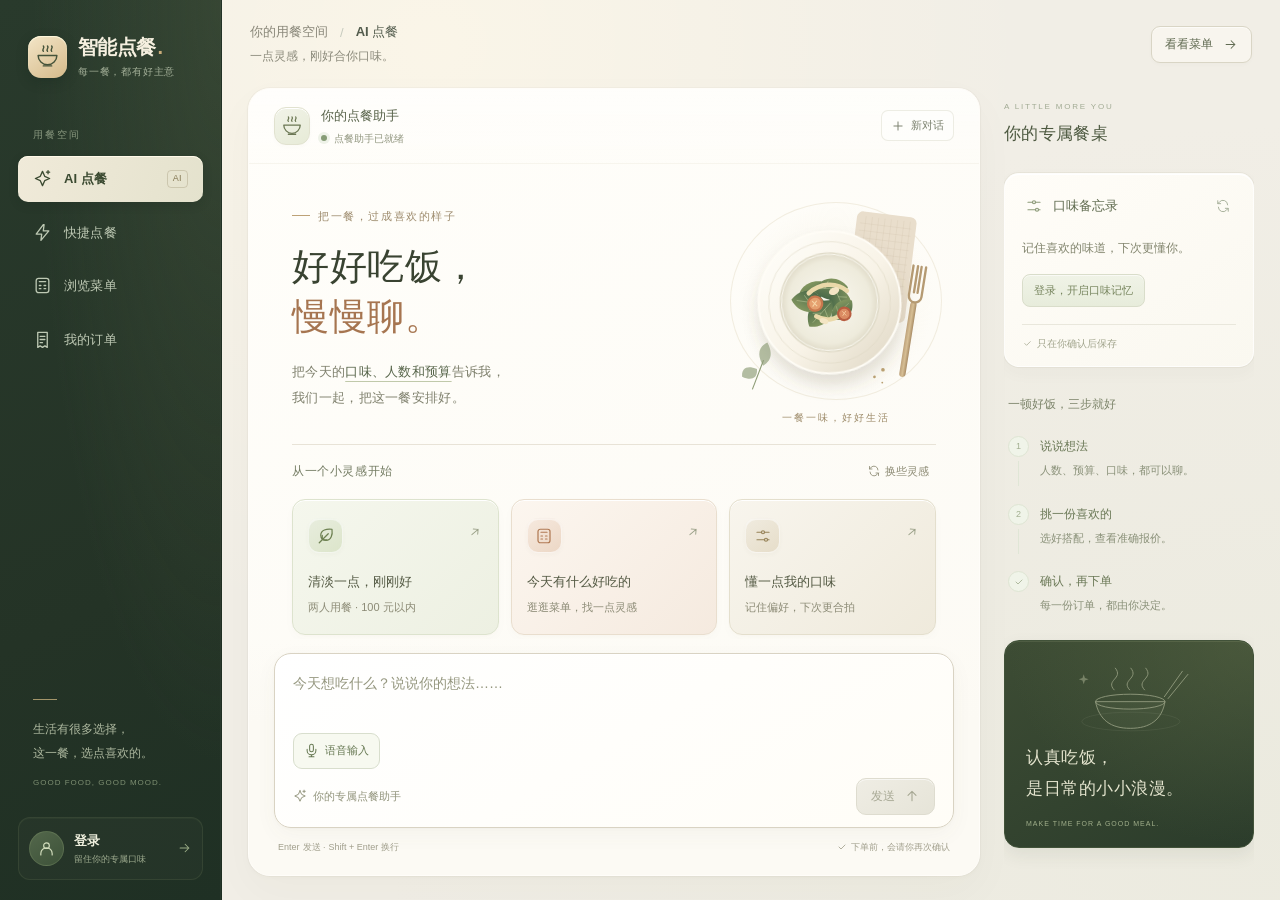
<file: src/main/resources/static/user-frontend/index.html>
<!DOCTYPE html>
<html lang="zh-CN">
<head>
  <meta charset="UTF-8" />
  <meta name="viewport" content="width=device-width, initial-scale=1.0, viewport-fit=cover" />
  <title>智能点餐 · 今天吃点什么</title>
  <link rel="stylesheet" href="style.css" />
  <link rel="stylesheet" href="agent.css?v=20261103-2" />
  <link rel="stylesheet" href="content.css?v=20261116-menu-1" />
</head>
<body>

  <svg class="icon-library" xmlns="http://www.w3.org/2000/svg" aria-hidden="true">
    <symbol id="i-bowl" viewBox="0 0 24 24"><path d="M3 11h18a9 9 0 0 1-18 0Z"/><path d="M8 21h8M8 7c-2-2 2-3 0-5m4 5c-2-2 2-3 0-5m4 5c-2-2 2-3 0-5"/></symbol>
    <symbol id="i-spark" viewBox="0 0 24 24"><path d="m12 3 2.8 6.2L21 12l-6.2 2.8L12 21l-2.8-6.2L3 12l6.2-2.8L12 3Zm7-1v4m-2-2h4"/></symbol>
    <symbol id="i-bolt" viewBox="0 0 24 24"><path d="m13 2-9 12h7l-1 8 10-12h-7l1-8Z"/></symbol>
    <symbol id="i-menu" viewBox="0 0 24 24"><rect x="4" y="3" width="16" height="18" rx="3"/><path d="M8 7h8m-8 5h2m4 0h2m-8 4h2m4 0h2"/></symbol>
    <symbol id="i-orders" viewBox="0 0 24 24"><path d="M6 3h12v19l-3-2-3 2-3-2-3 2V3Z"/><path d="M9 8h6m-6 4h6m-6 4h3"/></symbol>
    <symbol id="i-arrow" viewBox="0 0 24 24"><path d="M5 12h14m-6-6 6 6-6 6"/></symbol>
    <symbol id="i-up" viewBox="0 0 24 24"><path d="M12 19V5m-6 6 6-6 6 6"/></symbol>
    <symbol id="i-mic" viewBox="0 0 24 24"><rect x="9" y="2" width="6" height="12" rx="3"/><path d="M5 10v2a7 7 0 0 0 14 0v-2M12 19v3m-4 0h8"/></symbol>
    <symbol id="i-volume" viewBox="0 0 24 24"><path d="m11 4-6 5H2v6h3l6 5V4Zm4 4a6 6 0 0 1 0 8m3-11a10 10 0 0 1 0 14"/></symbol>
    <symbol id="i-plus" viewBox="0 0 24 24"><path d="M12 5v14M5 12h14"/></symbol>
    <symbol id="i-leaf" viewBox="0 0 24 24"><path d="M20 3c-7-1-15 1-15 8a7 7 0 0 0 7 7c7 0 9-8 8-15Z"/><path d="M3 21 15 9m-8 8v-6m0 6h6"/></symbol>
    <symbol id="i-sliders" viewBox="0 0 24 24"><path d="M4 7h6m4 0h6M4 17h10m4 0h2"/><circle cx="12" cy="7" r="2"/><circle cx="16" cy="17" r="2"/></symbol>
    <symbol id="i-refresh" viewBox="0 0 24 24"><path d="M20 10a8 8 0 0 0-14-5L3 8m0-5v5h5m-4 6a8 8 0 0 0 14 5l3-3m0 5v-5h-5"/></symbol>
    <symbol id="i-user" viewBox="0 0 24 24"><circle cx="12" cy="8" r="4"/><path d="M4 21v-2a8 8 0 0 1 16 0v2"/></symbol>
    <symbol id="i-check" viewBox="0 0 24 24"><path d="m6 12 4 4 8-8"/></symbol>
    <symbol id="i-close" viewBox="0 0 24 24"><path d="m6 6 12 12M6 18 18 6"/></symbol>
    <symbol id="i-copy" viewBox="0 0 24 24"><rect x="8" y="8" width="12" height="13" rx="2"/><path d="M16 8V5a2 2 0 0 0-2-2H5a2 2 0 0 0-2 2v9a2 2 0 0 0 2 2h3"/></symbol>
    <symbol id="i-chevron" viewBox="0 0 24 24"><path d="m7 10 5 5 5-5"/></symbol>
    <symbol id="i-search" viewBox="0 0 24 24"><circle cx="10.5" cy="10.5" r="6.5"/><path d="m16 16 5 5"/></symbol>
    <symbol id="i-bag" viewBox="0 0 24 24"><path d="M5 7h14l1 14H4L5 7Z"/><path d="M9 9V6a3 3 0 0 1 6 0v3"/></symbol>
    <symbol id="i-cup" viewBox="0 0 24 24"><path d="M4 8h12v7a5 5 0 0 1-5 5H9a5 5 0 0 1-5-5V8Zm12 1h2a3 3 0 0 1 0 6h-2M7 4v1m5-1v1"/></symbol>
  </svg>

  <header class="nav">
    <div class="nav-brand">
      <span class="brand-symbol"><svg class="icon"><use href="#i-bowl"/></svg></span>
      <div><span class="nav-title">智能点餐<span class="brand-dot">.</span></span><span class="brand-caption">每一餐，都有好主意</span></div>
    </div>
    <p class="nav-section-label">用餐空间</p>
    <nav class="nav-links" aria-label="主导航">
      <button class="nav-btn" data-page="agent"><svg class="icon"><use href="#i-spark"/></svg><span>AI 点餐</span><span class="nav-ai-badge">AI</span></button>
      <button class="nav-btn" data-page="home"><svg class="icon"><use href="#i-bolt"/></svg><span>快捷点餐</span></button>
      <button class="nav-btn" data-page="menu"><svg class="icon"><use href="#i-menu"/></svg><span>浏览菜单</span></button>
      <button class="nav-btn" data-page="orders"><svg class="icon"><use href="#i-orders"/></svg><span>我的订单</span></button>
    </nav>
    <div class="nav-bottom">
      <div class="nav-note"><span class="nav-note-line"></span><p>生活有很多选择，<br />这一餐，选点喜欢的。</p><span>GOOD FOOD, GOOD MOOD.</span></div>
      <div class="account-entry"><span class="account-avatar" aria-hidden="true"><svg class="icon"><use href="#i-user"/></svg></span><div><button class="nav-btn nav-login" id="navLoginBtn">登录</button><p id="navAccountHint">留住你的专属口味</p></div><svg class="icon account-arrow" aria-hidden="true"><use href="#i-arrow"/></svg></div>
    </div>
  </header>

  <main class="container">

    <section id="page-agent" class="page active" aria-labelledby="agentTitle">
      <div class="agent-heading">
        <div>
          <p class="workspace-breadcrumb">你的用餐空间 <span>/</span> <b>AI 点餐</b></p>
          <p class="workspace-caption">一点灵感，刚好合你口味。</p>
        </div>
        <div class="workspace-actions"><button id="openDiningPanel" class="taste-shortcut" type="button" aria-haspopup="dialog"><svg class="icon"><use href="#i-sliders"/></svg>我的口味</button><button class="sidebar-menu-link" id="agentBrowseMenu" type="button">看看菜单 <svg class="icon"><use href="#i-arrow"/></svg></button></div>
      </div>

      <div class="agent-layout">
        <div class="chat-panel">
          <div class="chat-toolbar">
            <div class="chat-identity"><span class="chat-avatar" aria-hidden="true"><svg class="icon"><use href="#i-bowl"/></svg></span><div><p class="chat-name">你的点餐助手</p><div class="chat-presence"><span class="presence-dot" aria-hidden="true"></span><span id="agentStatus" role="status">点餐助手已就绪</span></div></div></div>
            <button id="newConversation" class="new-chat-btn" type="button"><svg class="icon"><use href="#i-plus"/></svg>新对话</button>
          </div>
          <div id="chatTimeline" class="chat-timeline" role="log" aria-label="点餐对话" aria-live="off">
            <div id="chatWelcome" class="chat-welcome">
              <div class="welcome-hero">
                <div class="welcome-copy">
                  <p class="welcome-eyebrow"><span></span> 把一餐，过成喜欢的样子</p>
                  <h1 id="agentTitle">好好吃饭，<span>慢慢聊。</span></h1>
                  <p class="welcome-description">把今天的<strong>口味、人数和预算</strong>告诉我，<br />我们一起，把这一餐安排好。</p>
                </div>
                <figure class="welcome-artwork">
                <svg class="welcome-art" viewBox="0 0 220 225" fill="none" aria-hidden="true">
                  <defs>
                    <linearGradient id="ceramic" x1="43" y1="30" x2="181" y2="183" gradientUnits="userSpaceOnUse"><stop stop-color="#fffefa"/><stop offset=".55" stop-color="#f8f3e7"/><stop offset="1" stop-color="#ded6c3"/></linearGradient>
                    <radialGradient id="plate-well"><stop stop-color="#faf8ef"/><stop offset=".82" stop-color="#eeebdc"/><stop offset="1" stop-color="#ded9c6"/></radialGradient>
                    <linearGradient id="salad-leaf" x1="0" y1="0" x2="20" y2="25" gradientUnits="userSpaceOnUse"><stop stop-color="#8a9c62"/><stop offset="1" stop-color="#3e6044"/></linearGradient>
                    <linearGradient id="wood" x1="0" y1="0" x2="1" y2="0"><stop stop-color="#bda17a"/><stop offset=".5" stop-color="#d6be94"/><stop offset="1" stop-color="#a88b64"/></linearGradient>
                    <filter id="plate-shadow" x="-35%" y="-25%" width="170%" height="180%"><feDropShadow dx="0" dy="12" stdDeviation="9" flood-color="#5e5139" flood-opacity=".17"/></filter>
                    <g id="food-leaf"><path d="M0 28C-8 10 3-4 19-5c8 14 4 30-19 33Z" fill="url(#salad-leaf)"/><path d="M1 25 16 0M6 17l-5-8m8 3 9-2" stroke="#c5d3a2" stroke-width=".7" stroke-opacity=".7"/></g>
                  </defs>
                  <g transform="rotate(12 164 77)"><rect x="130" y="20" width="66" height="117" rx="7" fill="#e9decc"/><path d="M140 25v107m7-107v107m7-107v107m7-107v107m7-107v107m7-107v107m7-107v107m7-107v107M134 33h57m-57 8h57m-57 8h57m-57 8h57m-57 8h57m-57 8h57m-57 8h57m-57 8h57m-57 8h57m-57 8h57m-57 8h57m-57 8h57" stroke="#c6b89e" stroke-width=".7" stroke-opacity=".3"/></g>
                  <g filter="url(#plate-shadow)"><circle cx="103" cy="112" r="78" fill="url(#ceramic)" stroke="#fffdf6" stroke-width="2"/><circle cx="103" cy="112" r="67" stroke="#ddd6c2" stroke-opacity=".6"/><circle cx="103" cy="112" r="55" fill="url(#plate-well)"/><circle cx="103" cy="112" r="53" stroke="#fffef8" stroke-opacity=".9"/></g>
                  <use href="#food-leaf" transform="translate(76 88) rotate(15)"/><use href="#food-leaf" transform="translate(111 83) rotate(61)"/><use href="#food-leaf" transform="translate(130 113) rotate(130)"/><use href="#food-leaf" transform="translate(98 137) rotate(196)"/><use href="#food-leaf" transform="translate(72 122) rotate(252)"/><use href="#food-leaf" transform="translate(112 110) rotate(22) scale(.8)"/>
                  <path d="M81 100c13-10 31-10 42 1m-36 25c10 7 22 6 30-2" stroke="#ead9a9" stroke-width="5" stroke-linecap="round"/>
                  <circle cx="87" cy="112" r="9" fill="#c8784e"/><circle cx="87" cy="112" r="6.5" fill="#e5a06f"/><path d="m84 109 5 6m0-6-5 6" stroke="#f6d4a5" stroke-width="1.2"/>
                  <circle cx="118" cy="126" r="8" fill="#b85d40"/><circle cx="118" cy="126" r="5.7" fill="#db8b62"/><path d="m116 123 4 5m0-5-4 5" stroke="#f5c79b" stroke-width="1"/>
                  <ellipse cx="109" cy="100" rx="6" ry="4" transform="rotate(-22 109 100)" fill="#f3e5c4"/><ellipse cx="95" cy="132" rx="5" ry="3" transform="rotate(22 95 132)" fill="#f3e5c4"/>
                  <g transform="rotate(14 193 135)"><rect x="188" y="119" width="7" height="84" rx="3.5" fill="url(#wood)"/><path d="M185 80v33a7 7 0 0 0 14 0V80m-9 0v29m4-29v29" stroke="#b59a72" stroke-width="2.6" stroke-linecap="round"/></g>
                  <path d="M24 175c-7-15-1-22 7-25 5 12 3 20-7 25Zm-7 3c-12-6-17-1-17 7 10 6 17 3 17-7Z" fill="#8d9c75" fill-opacity=".65"/><path d="m10 200 15-31" stroke="#8d9c75" stroke-width="1.2"/>
                  <circle cx="155" cy="191" r="2" fill="#b99f71"/><circle cx="145" cy="198" r="1.5" fill="#b99f71"/><circle cx="153" cy="205" r="1" fill="#b99f71"/>
                </svg>
                  <figcaption>一餐一味，好好生活</figcaption>
                </figure>
              </div>
              <div class="inspiration-heading"><h2>从一个小灵感开始</h2><button id="refreshStarters" type="button"><svg class="icon" aria-hidden="true"><use href="#i-refresh"/></svg>换些灵感</button></div>
              <div class="conversation-starters">
                <button type="button" data-chat-prompt="两个人吃饭，预算100元，想吃清淡不辣的。请先推荐，不要试算或下单。"><span class="starter-icon is-sage" aria-hidden="true"><svg class="icon"><use href="#i-leaf"/></svg></span><b>清淡一点，刚刚好</b><small>两人用餐 · 100 元以内</small><svg class="icon starter-arrow" aria-hidden="true"><use href="#i-arrow"/></svg></button>
                <button type="button" data-chat-prompt="请查询今天的在售菜单，告诉我有哪些菜和价格，暂不试算或下单。"><span class="starter-icon is-clay" aria-hidden="true"><svg class="icon"><use href="#i-menu"/></svg></span><b>今天有什么好吃的</b><small>逛逛菜单，找一点灵感</small><svg class="icon starter-arrow" aria-hidden="true"><use href="#i-arrow"/></svg></button>
                <button type="button" data-chat-prompt="我想设置长期口味，请先问我辣度和其他偏好，生成候选供我确认，不要直接保存。"><span class="starter-icon is-sand" aria-hidden="true"><svg class="icon"><use href="#i-sliders"/></svg></span><b>懂一点我的口味</b><small>记住偏好，下次更合拍</small><svg class="icon starter-arrow" aria-hidden="true"><use href="#i-arrow"/></svg></button>
              </div>
              <p class="welcome-footnote"><svg class="icon" aria-hidden="true"><use href="#i-spark"/></svg><span id="starterHint" role="status">点击卡片填入想法，发送后再开始聊。</span></p>
            </div>
          </div>
          <div class="chat-bottom">
            <p id="chatNotice" class="chat-notice hidden" role="status"></p>
            <button id="jumpToLatest" type="button" class="jump-latest hidden">查看最新回复 ↓</button>
            <form id="chatForm" class="chat-composer">
              <label class="sr-only" for="chatInput">告诉点餐助手你的需求</label>
              <textarea id="chatInput" rows="2" maxlength="2000" placeholder="今天想吃什么？说说你的想法……" aria-describedby="chatInputHelp"></textarea>
              <div class="speech-controls">
                <button id="recordSpeech" class="record-speech" type="button" aria-pressed="false" aria-controls="speechStatus"><svg class="icon" aria-hidden="true"><use href="#i-mic"/></svg><span>语音输入</span></button>
                <button id="cancelSpeech" class="cancel-speech hidden" type="button">取消录音</button>
                <p id="speechStatus" class="speech-status" role="status" aria-live="polite"></p>
              </div>
              <div id="speechTranscriptPanel" class="speech-transcript hidden" aria-labelledby="speechTranscriptTitle">
                <p id="speechTranscriptTitle" class="speech-transcript-title">识别结果，检查后再插入</p>
                <p id="speechTranscriptText" class="speech-transcript-text"></p>
                <div class="speech-transcript-actions"><button id="insertSpeechTranscript" type="button">插入输入框</button><button id="discardSpeechTranscript" type="button">丢弃结果</button></div>
              </div>
              <div class="composer-actions">
                <span class="composer-assistant"><svg class="icon" aria-hidden="true"><use href="#i-spark"/></svg>你的专属点餐助手</span>
                <div><span id="chatInputCount">0 / 2000</span><button id="stopChat" class="stop-chat hidden" type="button">停止接收</button><button id="sendChat" class="send-chat" type="submit" disabled>发送 <svg class="icon" aria-hidden="true"><use href="#i-up"/></svg></button></div>
              </div>
            </form>
            <p id="chatInputHelp" class="composer-help"><span><kbd>Enter</kbd> 发送 · <kbd>Shift + Enter</kbd> 换行</span><span><svg class="icon" aria-hidden="true"><use href="#i-check"/></svg>下单前，会请你再次确认</span></p>
          </div>
        </div>

        <aside id="diningSidebar" class="dining-sidebar" aria-label="口味偏好与用餐指引">
          <div class="table-heading"><div><p class="agent-eyebrow">A LITTLE MORE YOU</p><h2>你的专属餐桌</h2></div><button id="closeDiningPanel" class="icon-button" type="button" aria-label="关闭口味面板"><svg class="icon"><use href="#i-close"/></svg></button></div>
          <section class="sidebar-block taste-block" aria-labelledby="tasteTitle">
            <div class="taste-heading"><span class="taste-heading-icon" aria-hidden="true"><svg class="icon"><use href="#i-sliders"/></svg></span><h2 id="tasteTitle">口味备忘录</h2><button id="refreshTaste" type="button" class="icon-button" aria-label="刷新已保存的口味" title="刷新口味"><svg class="icon"><use href="#i-refresh"/></svg></button></div>
            <div id="savedTaste" class="saved-taste"><p>登录后，把喜欢的味道留在这里。</p></div>
            <button id="clearTaste" type="button" class="clear-taste hidden">清除已保存的口味</button>
            <p class="taste-footnote"><svg class="icon" aria-hidden="true"><use href="#i-check"/></svg>只在你确认后保存</p>
          </section>
          <section class="sidebar-block guide-block" aria-labelledby="diningGuideTitle">
            <h2 id="diningGuideTitle">一顿好饭，三步就好</h2>
            <ol class="dining-steps">
              <li><span>1</span><div><b>说说想法</b><p>人数、预算、口味，都可以聊。</p></div></li>
              <li><span>2</span><div><b>挑一份喜欢的</b><p>选好搭配，查看准确报价。</p></div></li>
              <li><span><svg class="icon" aria-hidden="true"><use href="#i-check"/></svg></span><div><b>确认，再下单</b><p>每一份订单，都由你决定。</p></div></li>
            </ol>
          </section>
          <div class="table-note"><svg class="table-illustration" viewBox="0 0 240 145" fill="none" aria-hidden="true"><ellipse cx="123" cy="112" rx="79" ry="15" stroke="currentColor" stroke-opacity=".25"/><path d="M66 80h112c-5 29-24 43-56 43S72 109 66 80Z" fill="currentColor" fill-opacity=".08" stroke="currentColor" stroke-width="1.5"/><ellipse cx="122" cy="80" rx="56" ry="12" stroke="currentColor" stroke-width="1.5"/><path d="M96 61c-15-16 16-18 2-35m23 35c-15-16 16-18 2-35m22 35c-15-16 16-18 2-35M177 72l29-41m-23 44 32-39" stroke="currentColor" stroke-width="1.5" stroke-linecap="round"/><path d="m47 36 2 6 6 2-6 2-2 6-2-6-6-2 6-2 2-6Z" fill="currentColor" fill-opacity=".7"/></svg><p>认真吃饭，<br />是日常的小小浪漫。</p><span>MAKE TIME FOR A GOOD MEAL.</span></div>
          <p class="sidebar-note">一份菜单，一点灵感。<br />把选择留给你。</p>
        </aside>
      </div>
      <dialog id="diningPanelDialog" class="dining-drawer" aria-labelledby="tasteTitle"></dialog>
    </section>

    <!-- ===== 页面：首页（Agent-first，提问态 / 结果态双形态） ===== -->
    <section id="page-home" class="page">
      <div class="hero">
        <div class="hero-index">A MEAL FOR YOU · 今天的好味道</div>
        <h1>今天，<br/><span class="highlight">吃点什么？</span></h1>
        <p class="hero-sub">说说想吃的味道，再添上人数和预算。<br />为你挑几道合适的，把这一餐安排妥帖。</p>

        <!-- 墨色指令台：提问态为大卡片，结果态自动收成顶部输入条 -->
        <div class="agent-box">
          <label for="preferenceInput" class="agent-label">这一餐，想怎么吃？</label>
          <textarea
            id="preferenceInput"
            class="agent-input"
            rows="3"
            placeholder="例如：想吃点微辣的家常菜，配一碗热汤……"></textarea>
          <div class="agent-extra">
            <label class="extra-field">
              <span>人数</span>
              <input id="peopleNumInput" type="number" min="1" max="100" placeholder="可选" />
            </label>
            <label class="extra-field">
              <span>预算 ¥</span>
              <input id="budgetInput" type="number" min="0" step="1" placeholder="可选" />
            </label>
          </div>
          <!-- 快捷词条只放"结构化字段表达不了"的口味/场景；预算、人数请用上面的输入框 -->
          <div class="quick-tags" id="quickTags">
            <button class="quick-tag">想吃辣的</button>
            <button class="quick-tag">来点清淡的</button>
            <button class="quick-tag">超下饭的菜</button>
            <button class="quick-tag">适合下酒</button>
          </div>
          <button id="recommendBtn" class="btn-primary btn-big">开始推荐</button>
        </div>

        <!-- 收起结果后的返回入口（点击直接恢复，不发新请求） -->
        <button id="backToResult" class="back-result hidden">
          <span>上次推荐还在，点击查看结果</span>
          <span class="back-result-arrow">→</span>
        </button>
      </div>

      <!-- 三步流程（结果态自动隐藏） -->
      <div class="steps">
        <div class="step">
          <div class="step-num">STEP 01</div>
          <div class="step-title">说需求</div>
          <div class="step-desc">一句话描述想吃什么，不用想菜名</div>
        </div>
        <div class="step">
          <div class="step-num">STEP 02</div>
          <div class="step-title">挑卡片</div>
          <div class="step-desc">AI 给出带理由的推荐，勾选数量</div>
        </div>
        <div class="step">
          <div class="step-num">STEP 03</div>
          <div class="step-title">一键下单</div>
          <div class="step-desc">确认即下单，吃完还能打个分</div>
        </div>
      </div>

      <!-- 推荐结果区域（结果态主角） -->
      <div id="recommendResult" class="recommend-result hidden">
        <div class="section-head">
          <span class="section-num">01</span>
          <span class="section-title">为你推荐</span>
          <button class="link-btn" id="exitResult">收起结果 ✕</button>
        </div>
        <p id="recommendSummary" class="summary"></p>
        <div class="rail-hint hidden">左右滑动查看 →</div>
        <div class="rail-wrap">
          <div id="recommendCards" class="card-grid"></div>
        </div>
      </div>

      <div id="homeEmpty" class="empty-tip">— 输入你的口味偏好，我来帮你挑 —</div>

      <footer class="page-footer">
        <span class="footer-brand">智能点餐</span>
        <span class="footer-note">ORDER SMART · EAT WELL</span>
      </footer>
    </section>

    <!-- ===== 页面：浏览菜单 ===== -->
    <section id="page-menu" class="page" aria-labelledby="menuTitle">
      <header class="content-heading menu-heading">
        <div><p class="content-eyebrow">今日菜单 · 随心挑选</p><h1 id="menuTitle">挑几道喜欢的，<span class="menu-title-accent">好好吃一顿。</span></h1><p class="content-heading-note">热菜、清爽时蔬与一碗暖汤，把这一餐搭配成喜欢的样子。</p></div>
        <button class="sidebar-menu-link menu-ai-link" type="button" data-go-page="agent"><svg class="icon" aria-hidden="true"><use href="#i-spark"/></svg><span>不知道吃什么？<b>让 AI 帮我选</b></span><svg class="icon menu-ai-arrow" aria-hidden="true"><use href="#i-arrow"/></svg></button>
      </header>
      <div class="menu-discovery">
        <div class="menu-search"><svg class="icon" aria-hidden="true"><use href="#i-search"/></svg><label class="sr-only" for="menuSearch">搜索菜名或口味</label><input id="menuSearch" type="search" maxlength="80" autocomplete="off" placeholder="搜一道想吃的菜，或一种喜欢的味道" /><button id="clearMenuSearch" type="button" class="hidden" aria-label="清空搜索"><svg class="icon" aria-hidden="true"><use href="#i-close"/></svg></button></div>
        <label class="menu-sort"><span>排列</span><select id="menuSort"><option value="default">默认顺序</option><option value="price-asc">价格从低到高</option><option value="price-desc">价格从高到低</option></select><svg class="icon" aria-hidden="true"><use href="#i-chevron"/></svg></label>
      </div>
      <div class="menu-filter-shell">
      <div class="filter-bar" id="categoryFilter" aria-label="菜品分类">
        <button class="chip active" data-category="" aria-pressed="true">全部菜品</button>
        <button class="chip" data-category="meat" aria-pressed="false">荤菜</button>
        <button class="chip" data-category="vegetable" aria-pressed="false">素菜</button>
        <button class="chip" data-category="soup" aria-pressed="false">汤羹</button>
        <button class="chip" data-category="drink" aria-pressed="false">饮品</button>
      </div>
      <!-- 计数与加载态放在卡片上方：分页/筛选后能立刻知道结果集多大 -->
      <div class="menu-meta">
        <span id="menuCount" role="status" aria-live="polite">—</span>
        <span id="menuLoading" class="menu-loading hidden">加载中…</span>
      </div>
      </div>
      <div id="menuCards" class="card-grid" aria-busy="false"></div>
      <div id="menuPager" class="pager">
        <button id="menuPrev" class="btn-ghost">上一页</button>
        <span id="menuPageInfo">1 / 1</span>
        <button id="menuNext" class="btn-ghost">下一页</button>
      </div>
    </section>

    <!-- ===== 页面：我的订单 ===== -->
    <section id="page-orders" class="page" aria-labelledby="ordersTitle">
      <header class="content-heading"><div><p class="content-eyebrow">YOUR TABLE · 用餐记录</p><h1 id="ordersTitle">每一餐，都有记录。</h1><p class="content-heading-note">看看点过的好味道，也为下一餐留一点灵感。</p></div><button class="sidebar-menu-link" type="button" data-go-page="menu">去选点好吃的 <svg class="icon" aria-hidden="true"><use href="#i-arrow"/></svg></button></header>
      <div id="orderList" class="order-list"></div>
      <div id="ordersEmpty" class="empty-tip hidden">
        <span class="empty-illustration" aria-hidden="true"><svg class="icon"><use href="#i-orders"/></svg></span>
        <strong>下一顿好饭，从这里开始</strong>
        <span id="ordersEmptyText">登录后就能查看历史订单</span>
        <button id="emptyLoginBtn" class="btn-primary btn-sm">去登录</button>
      </div>

      <!-- 游客订单：只存在本机，用于补上"付完没凭条"的缺口 -->
      <div id="guestSection" class="hidden">
        <div class="section-head">
          <span class="section-num">附</span>
          <span class="section-title">本机游客订单</span>
        </div>
        <div id="guestOrderList" class="order-list"></div>
        <p class="guest-note">这些单未关联账号，仅保存在本机浏览器；登录后下单可在上方永久查询。</p>
      </div>
    </section>

  </main>

  <!-- ===== 底部下单栏 ===== -->
  <footer id="cartBar" class="cart-bar hidden">
    <div class="cart-inner">
      <button id="openCart" class="cart-info" type="button" aria-haspopup="dialog"><span class="cart-bag" aria-hidden="true"><svg class="icon"><use href="#i-bag"/></svg></span><span><span class="cart-summary">已选 <b id="cartCount">0</b> 份 <b class="price" id="cartTotal">¥0.00</b></span><span class="cart-view-hint">查看这一餐的清单 <svg class="icon" aria-hidden="true"><use href="#i-chevron"/></svg></span></span></button>
      <button id="checkoutBtn" class="btn-primary">去下单</button>
    </div>
  </footer>

  <dialog id="cartDialog" class="cart-dialog" aria-labelledby="cartDialogTitle">
    <header class="cart-dialog-heading"><div><p class="content-eyebrow">YOUR PICKS · 这一餐的选择</p><h2 id="cartDialogTitle">喜欢的，都在这里。</h2><p>调整份数，搭配出刚刚好的这一餐。</p></div><button id="closeCart" class="icon-button" type="button" aria-label="关闭已选清单"><svg class="icon"><use href="#i-close"/></svg></button></header>
    <div id="cartItems" class="cart-items"></div>
    <footer class="cart-dialog-footer"><div><span>预估合计 · <span id="cartDialogCount">0</span> 份</span><strong id="cartDialogTotal">¥0.00</strong></div><button id="continueOrdering" type="button" class="btn-primary">继续选菜 <svg class="icon" aria-hidden="true"><use href="#i-arrow"/></svg></button></footer>
    <p id="cartUpdateStatus" class="sr-only" role="status" aria-live="polite"></p>
  </dialog>

  <!-- ===== 登录弹窗 ===== -->
  <div id="loginModal" class="modal-mask hidden">
    <div class="modal" role="dialog" aria-modal="true" aria-labelledby="loginModalTitle">
      <h3 id="loginModalTitle">手机号登录 / 注册</h3>
      <p class="modal-sub">首次使用会自动创建账号 · 演示环境不发送验证码</p>
      <input id="loginPhone" class="text-input" type="tel" maxlength="11" placeholder="手机号（11位）" />
      <input id="loginNick" class="text-input" type="text" maxlength="20" placeholder="昵称（可选）" />
      <div class="modal-footer">
        <button class="btn-ghost" data-close="loginModal">取消</button>
        <button id="loginSubmit" class="btn-primary">登录</button>
      </div>
    </div>
  </div>

  <!-- ===== 用户信息弹窗 ===== -->
  <div id="userModal" class="modal-mask hidden">
    <div class="modal" role="dialog" aria-modal="true" aria-labelledby="userModalTitle">
      <h3 id="userModalTitle">我的账户</h3>
      <div class="user-card">
        <div class="user-avatar" id="userAvatar">客</div>
        <div class="user-name" id="userName">—</div>
        <div class="user-rows">
          <div class="user-row">
            <span class="user-key">手机号</span>
            <span class="user-val" id="userPhone">—</span>
          </div>
          <div class="user-row">
            <span class="user-key">用户编号</span>
            <span class="user-val" id="userId">—</span>
          </div>
          <div class="user-row">
            <span class="user-key">账户状态</span>
            <span class="user-val" id="userStatus">—</span>
          </div>
          <div class="user-row">
            <span class="user-key">余额</span>
            <span class="user-val user-balance" id="userBalance">—</span>
          </div>
        </div>
      </div>
      <div class="modal-footer split">
        <button id="logoutBtn" class="btn-ghost btn-danger">退出登录</button>
        <button class="btn-primary" data-close="userModal">关闭</button>
      </div>
    </div>
  </div>

  <!-- ===== 下单成功弹窗（订单详情 + 评分） ===== -->
  <div id="orderModal" class="modal-mask hidden">
    <div class="modal" role="dialog" aria-modal="true" aria-labelledby="orderModalTitle">
      <h3 id="orderModalTitle">下单成功</h3>
      <div id="orderDetail" class="order-detail"></div>
      <div class="rate-section">
        <p id="rateTip">给刚才的菜评个分吧（可选）：</p>
        <div id="rateList" class="rate-list"></div>
      </div>
      <div class="modal-footer">
        <button id="orderModalCloseBtn" class="btn-ghost" data-close="orderModal">完成</button>
        <button id="rateSubmitBtn" class="btn-primary">提交评分</button>
      </div>
    </div>
  </div>

  <!-- ===== 全局提示 ===== -->
  <div id="toast" class="toast hidden" role="status" aria-live="polite"></div>

  <dialog id="agentConfirmDialog" class="agent-confirm-dialog" aria-labelledby="agentConfirmTitle">
    <form method="dialog"><button class="dialog-close" aria-label="关闭确认窗口">×</button></form>
    <p class="agent-eyebrow">ONE LAST LOOK</p>
    <h2 id="agentConfirmTitle">确认这份报价，再下单</h2>
    <div id="agentConfirmDetail"></div>
    <p class="confirm-note">确认后将创建正式订单，当前未接入真实支付。</p>
    <div class="confirm-actions"><button id="cancelAgentOrder" type="button" class="btn-ghost">再想想</button><button id="submitAgentOrder" type="button" class="btn-primary">确认提交订单</button></div>
  </dialog>
  <dialog id="clearTasteDialog" class="agent-confirm-dialog" aria-labelledby="clearTasteTitle">
    <form method="dialog"><button class="dialog-close" aria-label="关闭口味清除窗口">×</button></form>
    <p class="agent-eyebrow">YOUR PREFERENCE</p>
    <h2 id="clearTasteTitle">清除已保存的长期口味？</h2>
    <p class="confirm-note">将清除已保存的辣度和补充口味。之后的推荐不再默认使用这份画像，你也可以随时重新设置。</p>
    <div class="confirm-actions"><button id="cancelClearTaste" type="button" class="btn-ghost">保留口味</button><button id="confirmClearTaste" type="button" class="btn-primary">确认清除</button></div>
  </dialog>

  <script src="app.js?v=20261102-2"></script>
  <script type="module" src="agent.js?v=20261103-2"></script>
</body>
</html>
</file>
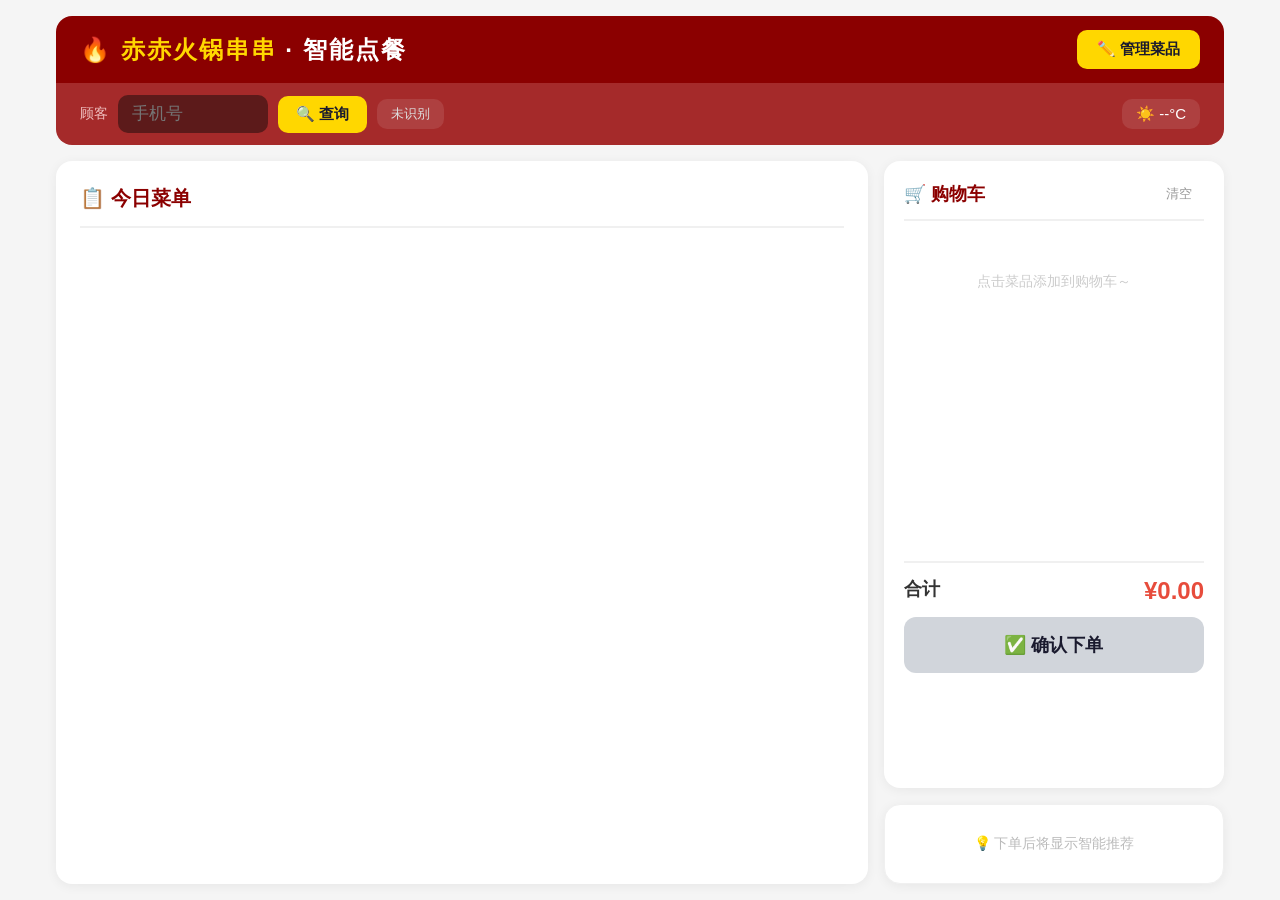
<file: merchant_ui.html>
<!DOCTYPE html>
<html lang="zh-CN">
<head>
    <meta charset="UTF-8">
    <meta name="viewport" content="width=device-width, initial-scale=1.0">
    <title>赤赤火锅串串 - 智能点餐系统</title>
    <style>
        * { margin: 0; padding: 0; box-sizing: border-box; }
        body {
            font-family: -apple-system, "PingFang SC", "Microsoft YaHei", sans-serif;
            background: #f5f5f5;
            user-select: none;
            -webkit-user-select: none;
        }
        .container {
            max-width: 1200px;
            margin: 0 auto;
            padding: 16px;
            min-height: 100vh;
            display: flex;
            flex-direction: column;
        }

        /* ====== 顶部栏 第一行 ====== */
        .header-row1 {
            display: flex;
            align-items: center;
            justify-content: space-between;
            background: #8b0000;
            color: white;
            padding: 14px 24px;
            border-radius: 16px 16px 0 0;
        }
        .store-name {
            font-size: 24px;
            font-weight: 700;
            letter-spacing: 2px;
        }
        .store-name span { color: #ffd700; }

        .header-actions {
            display: flex;
            gap: 10px;
        }
        .header-btn {
            padding: 10px 20px;
            border: none;
            border-radius: 10px;
            font-size: 15px;
            font-weight: 600;
            cursor: pointer;
            transition: 0.2s;
            background: rgba(255,255,255,0.15);
            color: white;
        }
        .header-btn:hover {
            background: rgba(255,255,255,0.25);
        }
        .header-btn.primary {
            background: #ffd700;
            color: #1a1a2e;
        }
        .header-btn.primary:hover {
            background: #ffed4a;
        }

        /* ====== 顶部栏 第二行 ====== */
        .header-row2 {
            display: flex;
            align-items: center;
            justify-content: space-between;
            background: #a52a2a;
            color: white;
            padding: 12px 24px;
            border-radius: 0 0 16px 16px;
            margin-bottom: 16px;
            flex-wrap: wrap;
            gap: 10px;
        }

        .customer-area {
            display: flex;
            align-items: center;
            gap: 10px;
            flex-wrap: wrap;
        }
        .customer-area label { font-size: 14px; color: #f0c0c0; }
        .customer-area input {
            padding: 9px 14px;
            border-radius: 10px;
            border: none;
            font-size: 17px;
            width: 150px;
            background: #5c1a1a;
            color: white;
            outline: 2px solid transparent;
            transition: 0.2s;
        }
        .customer-area input:focus { outline-color: #ffd700; }
        .customer-btn {
            padding: 9px 18px;
            border: none;
            border-radius: 10px;
            background: #ffd700;
            color: #1a1a2e;
            font-size: 15px;
            font-weight: 600;
            cursor: pointer;
            transition: 0.2s;
        }
        .customer-btn:hover { background: #ffed4a; }

        .customer-info {
            background: rgba(255,255,255,0.1);
            padding: 6px 14px;
            border-radius: 10px;
            font-size: 13px;
            color: #ddd;
        }
        .customer-info.active {
            color: #4ade80;
            background: rgba(74,222,128,0.2);
        }

        .weather {
            display: flex;
            align-items: center;
            gap: 6px;
            font-size: 15px;
            background: rgba(255,255,255,0.1);
            padding: 6px 14px;
            border-radius: 10px;
        }

        /* ====== 主区域 ====== */
        .main {
            display: flex;
            gap: 16px;
            flex: 1;
        }

        /* ====== 菜品区 ====== */
        .menu-area {
            flex: 1;
            background: white;
            border-radius: 16px;
            padding: 24px;
            box-shadow: 0 2px 12px rgba(0,0,0,0.06);
        }
        .menu-area h2 {
            font-size: 20px;
            color: #8b0000;
            margin-bottom: 18px;
            padding-bottom: 14px;
            border-bottom: 2px solid #f0f0f0;
        }
        .menu-grid {
            display: grid;
            grid-template-columns: repeat(4, 1fr);
            gap: 12px;
        }

        .menu-item {
            background: #fafafa;
            border: 1px solid #eee;
            border-radius: 14px;
            padding: 18px 12px;
            cursor: pointer;
            transition: all 0.2s ease;
            display: flex;
            flex-direction: column;
            align-items: center;
            gap: 8px;
            min-height: 140px;
            justify-content: center;
            position: relative;
        }
        .menu-item:hover {
            background: #fff8f0;
            border-color: #8b0000;
            transform: translateY(-4px);
            box-shadow: 0 6px 20px rgba(139,0,0,0.1);
        }
        .menu-item:active {
            transform: scale(0.95);
        }
        .menu-item .dish-img {
            width: 52px;
            height: 52px;
            border-radius: 10px;
            object-fit: cover;
            background: #f0f0f0;
        }
        .menu-item .dish-img-placeholder {
            font-size: 38px;
            line-height: 1;
        }
        .menu-item .name {
            font-size: 17px;
            font-weight: 600;
            color: #333;
            letter-spacing: 1px;
        }
        .menu-item .price {
            font-size: 15px;
            color: #e74c3c;
            font-weight: 700;
            background: #fff0f0;
            padding: 2px 12px;
            border-radius: 20px;
        }
        .menu-item .price::before {
            content: '¥';
            font-size: 12px;
        }

        .menu-item .badge-soldout {
            position: absolute;
            top: 8px;
            right: 8px;
            background: #e74c3c;
            color: white;
            font-size: 11px;
            padding: 3px 10px;
            border-radius: 20px;
            font-weight: 600;
            letter-spacing: 1px;
        }
        .menu-item.soldout {
            opacity: 0.4;
            cursor: not-allowed;
        }
        .menu-item.soldout:hover {
            transform: none;
            border-color: #eee;
            box-shadow: none;
            background: #fafafa;
        }

        /* ====== 右侧面板 ====== */
        .side-panel {
            width: 340px;
            display: flex;
            flex-direction: column;
            gap: 16px;
            flex-shrink: 0;
        }

        /* ====== 购物车 ====== */
        .cart {
            background: white;
            border-radius: 16px;
            padding: 20px;
            box-shadow: 0 2px 12px rgba(0,0,0,0.06);
            flex: 1;
            display: flex;
            flex-direction: column;
        }
        .cart-header {
            display: flex;
            justify-content: space-between;
            align-items: center;
            margin-bottom: 12px;
            padding-bottom: 12px;
            border-bottom: 2px solid #f0f0f0;
        }
        .cart-header h2 { font-size: 18px; color: #8b0000; }
        .cart-header .clear-btn {
            background: none; border: none; color: #999;
            cursor: pointer; font-size: 13px; padding: 4px 12px; border-radius: 6px;
        }
        .cart-header .clear-btn:hover { background: #fff0f0; color: #e74c3c; }

        .cart-items { flex: 1; overflow-y: auto; min-height: 120px; max-height: 320px; }
        .cart-empty { color: #ccc; text-align: center; padding: 40px 0; font-size: 14px; }

        .cart-item {
            display: flex; align-items: center; justify-content: space-between;
            padding: 10px 0; border-bottom: 1px solid #f5f5f5;
        }
        .cart-item:last-child { border-bottom: none; }
        .cart-item .item-info { display: flex; align-items: center; gap: 10px; }
        .cart-item .item-img {
            width: 28px;
            height: 28px;
            border-radius: 6px;
            object-fit: cover;
            background: #f0f0f0;
        }
        .cart-item .item-img-placeholder {
            font-size: 20px;
        }
        .cart-item .item-name { font-size: 15px; font-weight: 500; color: #333; }

        .cart-item .qty-controls { display: flex; align-items: center; gap: 10px; }
        .cart-item .qty-btn {
            width: 28px; height: 28px; border-radius: 50%; border: none;
            font-size: 16px; font-weight: 700; cursor: pointer;
            display: flex; align-items: center; justify-content: center; transition: 0.15s;
        }
        .cart-item .qty-btn.minus { background: #fff0f0; color: #e74c3c; }
        .cart-item .qty-btn.minus:hover { background: #ffe0e0; }
        .cart-item .qty-btn.plus { background: #fff8f0; color: #8b0000; }
        .cart-item .qty-btn.plus:hover { background: #fff0e0; }
        .cart-item .qty-num { font-size: 16px; font-weight: 600; min-width: 20px; text-align: center; color: #333; }
        .cart-item .item-subtotal { font-size: 14px; color: #e74c3c; font-weight: 500; min-width: 40px; text-align: right; }

        .cart-footer { border-top: 2px solid #f0f0f0; padding-top: 14px; margin-top: 8px; }
        .cart-total { display: flex; justify-content: space-between; font-size: 18px; font-weight: 700; margin-bottom: 12px; }
        .cart-total .cart-total-label { color: #333; }
        .cart-total .total-price { color: #e74c3c; font-size: 24px; }

        .confirm-btn {
            width: 100%; padding: 16px; border: none; border-radius: 12px;
            background: linear-gradient(135deg, #ffd700, #f59e0b);
            color: #1a1a2e; font-size: 18px; font-weight: 700; cursor: pointer; transition: 0.2s;
        }
        .confirm-btn:hover { transform: translateY(-1px); box-shadow: 0 4px 16px rgba(245,158,11,0.3); }
        .confirm-btn:active { transform: scale(0.98); }
        .confirm-btn:disabled { background: #d1d5db; cursor: not-allowed; transform: none; box-shadow: none; }

        /* ====== 推荐区 ====== */
        .recommendation {
            background: white;
            border: 1px solid #f0f0f0;
            border-radius: 16px;
            padding: 20px 24px;
            box-shadow: 0 2px 12px rgba(0,0,0,0.06);
            min-height: 80px;
            display: flex;
            align-items: center;
            justify-content: center;
        }
        .recommendation .rec-placeholder { color: #bbb; font-size: 14px; }
        .recommendation .rec-content {
            display: flex; align-items: center; gap: 16px; width: 100%;
        }
        .recommendation .rec-icon { font-size: 32px; }
        .recommendation .rec-text { flex: 1; }
        .recommendation .rec-text .rec-title { font-size: 13px; color: #8b0000; margin-bottom: 4px; font-weight: 600; }
        .recommendation .rec-text .rec-desc { font-size: 15px; line-height: 1.6; color: #555; }

        /* ====== 响应式 ====== */
        @media (max-width: 900px) {
            .main { flex-direction: column; }
            .side-panel { width: 100%; }
            .menu-grid { grid-template-columns: repeat(3, 1fr); }
        }
        @media (max-width: 600px) {
            .menu-grid { grid-template-columns: repeat(2, 1fr); }
            .header-row2 { flex-direction: column; align-items: stretch; }
            .customer-area { justify-content: center; }
        }

        /* ====== Toast ====== */
        .toast {
            position: fixed; top: 20px; left: 50%; transform: translateX(-50%);
            background: #1a1a2e; color: white; padding: 12px 24px; border-radius: 10px;
            font-size: 14px; opacity: 0; transition: opacity 0.3s; z-index: 9999;
            pointer-events: none;
        }
        .toast.show { opacity: 1; }

        /* ============================================================ */
        /*  🛠️ 菜品管理弹窗                                           */
        /* ============================================================ */
        .modal-overlay {
            display: none;
            position: fixed;
            inset: 0;
            background: rgba(0,0,0,0.5);
            z-index: 10000;
            align-items: center;
            justify-content: center;
        }
        .modal-overlay.open { display: flex; }

        .modal {
            background: white;
            border-radius: 20px;
            width: 780px;
            max-width: 94vw;
            max-height: 90vh;
            display: flex;
            flex-direction: column;
            box-shadow: 0 20px 60px rgba(0,0,0,0.15);
            overflow: hidden;
        }

        .modal-header {
            display: flex;
            justify-content: space-between;
            align-items: center;
            padding: 20px 24px;
            border-bottom: 2px solid #f0f0f0;
        }
        .modal-header h2 { font-size: 20px; color: #8b0000; }
        .modal-close {
            width: 36px; height: 36px; border-radius: 50%; border: none;
            background: #f5f5f5; font-size: 20px; cursor: pointer;
            display: flex; align-items: center; justify-content: center;
            color: #666; transition: 0.15s;
        }
        .modal-close:hover { background: #fff0f0; color: #e74c3c; }

        .modal-body {
            padding: 20px 24px;
            overflow-y: auto;
            flex: 1;
        }

        /* 添加菜品表单 */
        .add-form {
            display: flex;
            gap: 10px;
            margin-bottom: 20px;
            flex-wrap: wrap;
            align-items: center;
            background: #fafafa;
            padding: 16px;
            border-radius: 12px;
            border: 1px solid #eee;
        }
        .add-form label { font-size: 13px; color: #888; }
        .add-form input, .add-form select {
            padding: 8px 12px;
            border: 2px solid #e0e0e0;
            border-radius: 8px;
            font-size: 14px;
            outline: none;
            transition: 0.15s;
            background: white;
            color: #333;
        }
        .add-form input:focus, .add-form select:focus {
            border-color: #8b0000;
        }
        .add-form input[type="text"] { width: 100px; }
        .add-form input[type="number"] { width: 70px; }
        .add-form .add-btn {
            padding: 8px 20px;
            background: #8b0000;
            color: white;
            border: none;
            border-radius: 8px;
            font-size: 14px;
            font-weight: 600;
            cursor: pointer;
            transition: 0.15s;
        }
        .add-form .add-btn:hover { background: #a52a2a; }

        /* 菜品管理列表 */
        .dish-table {
            width: 100%;
            border-collapse: collapse;
        }
        .dish-table th {
            text-align: left;
            padding: 10px 12px;
            font-size: 13px;
            color: #999;
            border-bottom: 2px solid #f0f0f0;
        }
        .dish-table td {
            padding: 10px 12px;
            border-bottom: 1px solid #f5f5f5;
            vertical-align: middle;
            color: #333;
        }
        .dish-table tr:hover td {
            background: #fafafa;
        }
        .dish-table .dish-img {
            width: 32px;
            height: 32px;
            border-radius: 6px;
            object-fit: cover;
            background: #f0f0f0;
            vertical-align: middle;
        }
        .dish-table .dish-img-placeholder {
            font-size: 22px;
        }
        .dish-table .dish-name { font-weight: 500; color: #333; }
        .dish-table .dish-price { color: #e74c3c; font-weight: 500; }
        .dish-table .dish-status { font-size: 12px; padding: 3px 10px; border-radius: 6px; }
        .dish-table .dish-status.on { background: #f0fff4; color: #16a34a; }
        .dish-table .dish-status.off { background: #fff0f0; color: #e74c3c; }

        .dish-actions button {
            padding: 5px 12px; border: none; border-radius: 6px;
            font-size: 12px; cursor: pointer; transition: 0.1s; margin-right: 4px;
        }
        .dish-actions .btn-edit { background: #eef2ff; color: #1a73e8; }
        .dish-actions .btn-edit:hover { background: #dce8ff; }
        .dish-actions .btn-toggle { background: #fff8e8; color: #b45309; }
        .dish-actions .btn-toggle:hover { background: #ffe8c8; }
        .dish-actions .btn-del { background: #fff0f0; color: #e74c3c; }
        .dish-actions .btn-del:hover { background: #ffe0e0; }

        .modal-footer {
            padding: 16px 24px;
            border-top: 1px solid #f0f0f0;
            text-align: right;
        }
        .modal-footer .done-btn {
            padding: 10px 32px;
            background: #8b0000;
            color: white;
            border: none;
            border-radius: 10px;
            font-size: 15px;
            font-weight: 600;
            cursor: pointer;
        }
        .modal-footer .done-btn:hover { background: #a52a2a; }

        .empty-tip {
            text-align: center;
            padding: 40px 0;
            color: #ccc;
            font-size: 14px;
        }
    </style>
</head>
<body>

<div class="container">

    <!-- ==================== 第一行：店名 + 操作按钮 ==================== -->
    <div class="header-row1">
        <div class="store-name">🔥 <span>赤赤火锅串串</span> · 智能点餐</div>
        <div class="header-actions">
            <button class="header-btn primary" onclick="openDishManager()">✏️ 管理菜品</button>
        </div>
    </div>

    <!-- ==================== 第二行：顾客查询 + 天气 ==================== -->
    <div class="header-row2">
        <div class="customer-area">
            <label>顾客</label>
            <input type="tel" id="phoneInput" placeholder="手机号" maxlength="11">
            <button class="customer-btn" onclick="queryCustomer()">🔍 查询</button>
            <span class="customer-info" id="customerInfo">未识别</span>
        </div>
        <div class="weather" id="weatherDisplay">☀️ --°C</div>
    </div>

    <!-- ==================== 主区域 ==================== -->
    <div class="main">

        <!-- ===== 菜品区 ===== -->
        <div class="menu-area">
            <h2>📋 今日菜单</h2>
            <div class="menu-grid" id="menuGrid">
                <!-- JS 动态渲染 -->
            </div>
        </div>

        <!-- ===== 右侧面板 ===== -->
        <div class="side-panel">

            <!-- 购物车 -->
            <div class="cart">
                <div class="cart-header">
                    <h2>🛒 购物车</h2>
                    <button class="clear-btn" onclick="clearCart()">清空</button>
                </div>
                <div class="cart-items" id="cartItems">
                    <div class="cart-empty">点击菜品添加到购物车～</div>
                </div>
                <div class="cart-footer">
                    <div class="cart-total">
                        <span class="cart-total-label">合计</span>
                        <span class="total-price" id="totalPrice">¥0.00</span>
                    </div>
                    <button class="confirm-btn" id="confirmBtn" onclick="confirmOrder()" disabled>
                        ✅ 确认下单
                    </button>
                </div>
            </div>

            <!-- 推荐区 -->
            <div class="recommendation" id="recArea">
                <div class="rec-placeholder">💡 下单后将显示智能推荐</div>
            </div>

        </div>
    </div>
</div>

<!-- ==================== 菜品管理弹窗 ==================== -->
<div class="modal-overlay" id="dishModal">
    <div class="modal">
        <div class="modal-header">
            <h2>✏️ 菜品管理</h2>
            <button class="modal-close" onclick="closeDishManager()">✕</button>
        </div>
        <div class="modal-body">

            <!-- 添加菜品 -->
            <div class="add-form">
                <label>图片</label>
                <input type="text" id="newImageUrl" placeholder="图片URL或留空" style="width:160px;">
                <label>菜名</label>
                <input type="text" id="newName" placeholder="如：麻辣牛肉" style="width:130px;">
                <label>价格</label>
                <input type="number" id="newPrice" placeholder="元" value="3" min="0" step="0.5">
                <label>分类</label>
                <select id="newCategory" style="width:90px;">
                    <option value="荤菜">荤菜</option>
                    <option value="素菜">素菜</option>
                    <option value="主食">主食</option>
                    <option value="饮品">饮品</option>
                    <option value="小料">小料</option>
                </select>
                <button class="add-btn" onclick="addDish()">＋ 添加</button>
            </div>

            <!-- 菜品列表 -->
            <table class="dish-table">
                <thead>
                    <tr>
                        <th style="width:44px"></th>
                        <th>菜名</th>
                        <th style="width:70px">价格</th>
                        <th style="width:70px">分类</th>
                        <th style="width:60px">状态</th>
                        <th style="width:130px">操作</th>
                    </tr>
                </thead>
                <tbody id="dishTableBody">
                    <!-- JS 动态渲染 -->
                </tbody>
            </table>
            <div class="empty-tip" id="dishEmptyTip" style="display:none;">还没有菜品，赶紧添加吧～</div>

        </div>
        <div class="modal-footer">
            <button class="done-btn" onclick="closeDishManager()">✅ 完成</button>
        </div>
    </div>
</div>

<!-- Toast -->
<div class="toast" id="toast"></div>

<script>
    // ============================================================
    //  1. 数据层 — 模拟数据库（localStorage）
    //    后续替换为 Spring Boot API
    // ============================================================
    const STORE_KEY = 'chichi_dishes'
    const CUSTOMER_KEY = 'chichi_customers'

    function loadDishes() {
        const raw = localStorage.getItem(STORE_KEY)
        if (raw) return JSON.parse(raw)
        // 默认示例数据
        const defaults = [
            { id: 1,  name: '麻辣牛肉', image_url: null, price: 5,  category: '荤菜', soldOut: false },
            { id: 2,  name: '鲜嫩鸡胗', image_url: null, price: 4,  category: '荤菜', soldOut: false },
            { id: 3,  name: 'Q弹虾滑',  image_url: null, price: 6,  category: '荤菜', soldOut: false },
            { id: 4,  name: '脆皮肠',   image_url: null, price: 3,  category: '荤菜', soldOut: false },
            { id: 5,  name: '土豆片',   image_url: null, price: 2,  category: '素菜', soldOut: false },
            { id: 6,  name: '藕片',     image_url: null, price: 3,  category: '素菜', soldOut: false },
            { id: 7,  name: '豆腐皮',   image_url: null, price: 2,  category: '素菜', soldOut: false },
            { id: 8,  name: '娃娃菜',   image_url: null, price: 2,  category: '素菜', soldOut: false },
            { id: 9,  name: '宽粉',     image_url: null, price: 3,  category: '主食', soldOut: false },
            { id: 10, name: '手工面',   image_url: null, price: 3,  category: '主食', soldOut: false },
            { id: 11, name: '酸梅汤',   image_url: null, price: 4,  category: '饮品', soldOut: false },
            { id: 12, name: '王老吉',   image_url: null, price: 5,  category: '饮品', soldOut: false },
        ]
        localStorage.setItem(STORE_KEY, JSON.stringify(defaults))
        return defaults
    }

    function saveDishes(dishes) {
        localStorage.setItem(STORE_KEY, JSON.stringify(dishes))
    }

    let dishes = loadDishes()       // 当前菜品列表
    let nextId = Math.max(...dishes.map(d => d.id), 0) + 1

    // ============================================================
    //  2. 状态：购物车 & 顾客
    // ============================================================
    let cart = {}
    let currentCustomer = null

    // ============================================================
    //  3. 渲染菜品到主界面
    // ============================================================
    function renderMenu() {
        const grid = document.getElementById('menuGrid')
        if (dishes.length === 0) {
            grid.innerHTML = '<div style="grid-column:1/-1;text-align:center;padding:40px 0;color:#ccc;">暂无菜品，请先「管理菜品」添加</div>'
            return
        }
        grid.innerHTML = dishes.map(d => {
            const imgHtml = d.image_url
                ? `<img class="dish-img" src="${d.image_url}" alt="${d.name}" onerror="this.style.display='none';this.nextElementSibling.style.display='block'"><span class="dish-img-placeholder" style="display:none">🍽️</span>`
                : `<span class="dish-img-placeholder">🍽️</span>`
            return `
            <div class="menu-item${d.soldOut ? ' soldout' : ''}" onclick="${d.soldOut ? '' : `addToCart(${d.id})`}">
                ${d.soldOut ? '<div class="badge-soldout">售罄</div>' : ''}
                ${imgHtml}
                <div class="name">${d.name}</div>
                <div class="price">${d.price}</div>
            </div>`
        }).join('')
    }

    // ============================================================
    //  4. 购物车操作
    // ============================================================
    function findDish(id) { return dishes.find(d => d.id === id) }

    function addToCart(id) {
        const dish = findDish(id)
        if (!dish || dish.soldOut) return
        if (!cart[id]) cart[id] = { dish, quantity: 0 }
        cart[id].quantity++
        renderCart()
    }

    function changeQty(id, delta) {
        if (!cart[id]) return
        cart[id].quantity += delta
        if (cart[id].quantity <= 0) delete cart[id]
        renderCart()
    }

    function clearCart() {
        cart = {}
        renderCart()
        document.getElementById('confirmBtn').disabled = true
    }

    function getCartTotal() {
        let total = 0, count = 0
        Object.values(cart).forEach(({ dish, quantity }) => {
            total += dish.price * quantity
            count += quantity
        })
        return { total, count }
    }

    function renderCart() {
        const container = document.getElementById('cartItems')
        const { total, count } = getCartTotal()

        if (count === 0) {
            container.innerHTML = '<div class="cart-empty">点击菜品添加到购物车～</div>'
        } else {
            container.innerHTML = Object.values(cart).map(({ dish, quantity }) => {
                const imgHtml = dish.image_url
                    ? `<img class="item-img" src="${dish.image_url}" alt="${dish.name}" onerror="this.style.display='none';this.nextElementSibling.style.display='inline'"><span class="item-img-placeholder" style="display:none">🍽️</span>`
                    : `<span class="item-img-placeholder">🍽️</span>`
                return `
                <div class="cart-item">
                    <div class="item-info">
                        ${imgHtml}
                        <span class="item-name">${dish.name}</span>
                    </div>`
            }).join('')
                    <div class="qty-controls">
                        <button class="qty-btn minus" onclick="changeQty(${dish.id}, -1)">−</button>
                        <span class="qty-num">${quantity}</span>
                        <button class="qty-btn plus" onclick="changeQty(${dish.id}, 1)">+</button>
                    </div>
                    <span class="item-subtotal">¥${(dish.price * quantity).toFixed(1)}</span>
                </div>
            `).join('')
        }

        document.getElementById('totalPrice').textContent = `¥${total.toFixed(2)}`
        document.getElementById('confirmBtn').disabled = count === 0
    }

    // ============================================================
    //  5. 顾客查询
    // ============================================================
    function queryCustomer() {
        const phone = document.getElementById('phoneInput').value.trim()
        const info = document.getElementById('customerInfo')

        if (!phone || phone.length < 11) { showToast('请输入完整的 11 位手机号'); return }

        const customers = JSON.parse(localStorage.getItem(CUSTOMER_KEY) || '{}')
        const data = customers[phone]

        if (!data) {
            customers[phone] = { phone, orderCount: 0, firstVisit: new Date().toISOString() }
            localStorage.setItem(CUSTOMER_KEY, JSON.stringify(customers))
            currentCustomer = { phone, orderCount: 0 }
            info.textContent = '🆕 新顾客'
            info.className = 'customer-info'
            showToast('✅ 新顾客已登记')
        } else {
            currentCustomer = { phone, orderCount: data.orderCount }
            info.textContent = `🔄 光临 ${data.orderCount + 1} 次`
            info.className = 'customer-info active'
            showToast(`👋 欢迎第 ${data.orderCount + 1} 次光临`)
        }

        simulateWeather()
    }

    // ============================================================
    //  6. 模拟天气
    // ============================================================
    function simulateWeather() {
        const list = [
            { icon: '☀️', temp: 32 }, { icon: '⛅', temp: 28 }, { icon: '☁️', temp: 22 },
            { icon: '🌧️', temp: 18 }, { icon: '🌫️', temp: 15 }, { icon: '🌤️', temp: 30 },
        ]
        const w = list[Math.floor(Math.random() * list.length)]
        document.getElementById('weatherDisplay').textContent = `${w.icon} ${w.temp}°C`
    }

    // ============================================================
    //  7. 确认下单 → 推荐
    // ============================================================
    async function confirmOrder() {
        const { total, count } = getCartTotal()
        if (count === 0) return

        const phone = document.getElementById('phoneInput').value.trim()

        // 更新顾客订单计数
        if (phone && phone.length === 11) {
            const customers = JSON.parse(localStorage.getItem(CUSTOMER_KEY) || '{}')
            if (customers[phone]) {
                customers[phone].orderCount = (customers[phone].orderCount || 0) + 1
                localStorage.setItem(CUSTOMER_KEY, JSON.stringify(customers))
                currentCustomer = customers[phone]
                document.getElementById('customerInfo').textContent =
                    `🔄 光临 ${customers[phone].orderCount + 1} 次`
            }
        }

        const orderItems = Object.values(cart).map(({ dish, quantity }) => ({
            id: dish.id, name: dish.name, quantity, price: dish.price
        }))

        const requestData = {
            store: '赤赤火锅串串',
            customer: phone || 'anonymous',
            weather: document.getElementById('weatherDisplay').textContent,
            order: orderItems,
            total
        }

        const recArea = document.getElementById('recArea')
        recArea.innerHTML = '<div style="color:#ffd700;font-size:14px;">⏳ 正在智能推荐...</div>'

        try {
            const recommendation = await getRecommendation(requestData)
            showRecommendation(recommendation)
            cart = {}
            renderCart()
            showToast(`✅ 下单成功！共 ¥${total.toFixed(2)}`)
        } catch (err) {
            showToast('❌ 推荐服务暂不可用')
            recArea.innerHTML = '<div class="rec-placeholder">💡 推荐暂时不可用</div>'
        }
    }

    // ============================================================
    //  8. 模拟 RAG 推荐（后续替换为 Python RAG 服务）
    // ============================================================
    async function getRecommendation(data) {
        await new Promise(r => setTimeout(r, 1200))

        const temp = parseInt(data.weather.match(/\d+/)?.[0] || 25)

        // 根据天气推荐
        let rec = {}
        if (temp >= 30) {
            rec = { dish: '冰镇酸梅汤', reason: '今天 ${temp}°C 太热了🔥 来杯冰镇酸梅汤解辣又解暑，火锅串串必备！' }
        } else if (temp >= 22) {
            rec = { dish: '王老吉', reason: '天气暖和吃串串，配一罐王老吉，降火又爽口～上次你也点过！' }
        } else if (temp >= 10) {
            rec = { dish: '手工面', reason: '天凉了，吃完串串再涮份手工面暖暖胃，管饱又舒服～' }
        } else {
            rec = { dish: '热豆浆', reason: '天冷🥶 来杯热豆浆暖暖手，配上火锅串串整个人都暖和了！' }
        }

        // 根据点的东西追加推荐理由
        const hasMeat = data.order.some(i => ['麻辣牛肉', '鲜嫩鸡胗', '脆皮肠', 'Q弹虾滑'].includes(i.name))
        if (hasMeat) rec.reason += ' 看你点了不少肉，配个主食更过瘾！'

        return rec
    }

    function showRecommendation(rec) {
        const recArea = document.getElementById('recArea')
        recArea.innerHTML = `
            <div class="rec-content">
                <div class="rec-icon">🎯</div>
                <div class="rec-text">
                    <div class="rec-title">💡 今日推荐（RAG 智能生成）</div>
                    <div class="rec-desc">
                        <strong>推荐：${rec.dish}</strong> — ${rec.reason}
                    </div>
                </div>
            </div>
        `
    }

    // ============================================================
    //  9. 菜品管理弹窗
    // ============================================================
    function openDishManager() {
        document.getElementById('dishModal').classList.add('open')
        renderDishTable()
    }

    function closeDishManager() {
        document.getElementById('dishModal').classList.remove('open')
        renderMenu()       // 回到主界面时刷新菜单
    }

    function renderDishTable() {
        const tbody = document.getElementById('dishTableBody')
        const emptyTip = document.getElementById('dishEmptyTip')

        if (dishes.length === 0) {
            tbody.innerHTML = ''
            emptyTip.style.display = 'block'
            return
        }
        emptyTip.style.display = 'none'

        tbody.innerHTML = dishes.map(d => `
            <tr>
                <td class="dish-emoji">${d.emoji}</td>
                <td class="dish-name">${d.name}</td>
                <td class="dish-price">¥${d.price}</td>
                <td style="color:#999;font-size:13px;">${d.category}</td>
                <td><span class="dish-status ${d.soldOut ? 'off' : 'on'}">${d.soldOut ? '售罄' : '在售'}</span></td>
                <td class="dish-actions">
                    <button class="btn-edit" onclick="editDishPrompt(${d.id})">✏️</button>
                    <button class="btn-toggle" onclick="toggleSoldOut(${d.id})">${d.soldOut ? '上架' : '下架'}</button>
                    <button class="btn-del" onclick="deleteDish(${d.id})">🗑</button>
                </td>
            </tr>
        `).join('')
    }

    function addDish() {
        const emoji = document.getElementById('newEmoji').value.trim()
        const name  = document.getElementById('newName').value.trim()
        const price = parseFloat(document.getElementById('newPrice').value)
        const category = document.getElementById('newCategory').value

        if (!name) { showToast('请输入菜名'); return }
        if (isNaN(price) || price <= 0) { showToast('请输入有效价格'); return }

        dishes.push({ id: nextId++, name, emoji: emoji || '🍽️', price, category, soldOut: false })
        saveDishes(dishes)
        renderDishTable()
        renderMenu()

        // 清空表单
        document.getElementById('newName').value = ''
        document.getElementById('newEmoji').value = '🥩'
        document.getElementById('newPrice').value = '3'
        showToast(`✅ 已添加「${name}」`)
    }

    function editDishPrompt(id) {
        const dish = dishes.find(d => d.id === id)
        if (!dish) return

        const newName = prompt('修改菜名：', dish.name)
        if (newName && newName.trim()) dish.name = newName.trim()

        const newPrice = prompt('修改价格（元）：', dish.price)
        if (newPrice && !isNaN(parseFloat(newPrice))) dish.price = parseFloat(newPrice)

        const newEmoji = prompt('修改图标（emoji）：', dish.emoji)
        if (newEmoji && newEmoji.trim()) dish.emoji = newEmoji.trim()

        saveDishes(dishes)
        renderDishTable()
        renderMenu()
        showToast(`✅ 已更新「${dish.name}」`)
    }

    function toggleSoldOut(id) {
        const dish = dishes.find(d => d.id === id)
        if (!dish) return
        dish.soldOut = !dish.soldOut
        saveDishes(dishes)
        renderDishTable()
        renderMenu()

        // 如果下架了且在购物车中，提醒清除
        if (dish.soldOut && cart[id]) {
            delete cart[id]
            renderCart()
        }
        showToast(dish.soldOut ? `⛔ 「${dish.name}」已下架` : `✅ 「${dish.name}」已上架`)
    }

    function deleteDish(id) {
        const dish = dishes.find(d => d.id === id)
        if (!dish) return
        if (!confirm(`确定删除「${dish.name}」吗？`)) return

        dishes = dishes.filter(d => d.id !== id)
        saveDishes(dishes)

        // 如果购物车里有，也清除
        if (cart[id]) { delete cart[id]; renderCart() }

        renderDishTable()
        renderMenu()
        showToast(`🗑 已删除「${dish.name}」`)
    }

    // ============================================================
    //  10. Toast
    // ============================================================
    function showToast(msg) {
        const el = document.getElementById('toast')
        el.textContent = msg
        el.classList.add('show')
        setTimeout(() => el.classList.remove('show'), 2000)
    }

    // ============================================================
    //  11. 初始化
    // ============================================================
    renderMenu()
    simulateWeather()
</script>
</body>
</html>
</file>
<file: src/main/resources/static/user-frontend/style.css>
/* =========================================================
 * 智能点餐 · 视觉样式 v4.1
 * 设计语言：纸感菜单 / 杂志编辑排版 / 中式印章细节
 * 首页双形态：提问态（大指令台）⇄ 结果态（紧凑输入条）
 * 收起结果后可一键返回，不重复请求
 * ========================================================= */

:root {
  /* 纸张与墨色 */
  --paper: #f6f1e7;
  --paper-deep: #ece5d5;
  --card: #fdfbf5;
  --ink: #292419;
  --ink-soft: #6f6553;
  --ink-faint: #a89a83;
  /* 强调色：烧焦橘 + 印章朱红 */
  --accent: #c2571b;
  --accent-deep: #9a4413;
  --accent-soft: #f3e2d3;
  --seal: #b3402a;
  /* 发丝线 */
  --hairline: rgba(41, 36, 25, 0.14);
  --hairline-strong: rgba(41, 36, 25, 0.32);
  /* 字体 */
  --serif: "Noto Serif SC", "Songti SC", "STSong", "STZhongsong", "SimSun", serif;
  --sans: -apple-system, BlinkMacSystemFont, "PingFang SC", "Hiragino Sans GB", "Microsoft YaHei", sans-serif;
  --mono: "SF Mono", "JetBrains Mono", "Consolas", "Courier New", monospace;
}

* { margin: 0; padding: 0; box-sizing: border-box; -webkit-tap-highlight-color: transparent; }

html { scroll-behavior: smooth; }

body {
  font-family: var(--sans);
  color: var(--ink);
  background:
    radial-gradient(120% 90% at 50% 0%, transparent 55%, rgba(140, 110, 70, 0.07) 100%),
    radial-gradient(100% 80% at 50% 100%, transparent 60%, rgba(140, 110, 70, 0.05) 100%),
    var(--paper);
  min-height: 100vh;
  /* 底部留白只在购物车栏出现时才需要 120px，否则订单页末尾会白空一大块 */
  padding-bottom: 32px;
  -webkit-font-smoothing: antialiased;
  font-feature-settings: "tnum";
}
body.has-cart { padding-bottom: 120px; }

/* 纸张颗粒：细噪点 + 粗纤维两层叠加 */
body::before,
body::after {
  content: "";
  position: fixed;
  inset: 0;
  pointer-events: none;
}
body::before {
  z-index: 0;
  opacity: 0.55;
  background-image: url("data:image/svg+xml,%3Csvg xmlns='http://www.w3.org/2000/svg' width='300' height='300'%3E%3Cfilter id='f'%3E%3CfeTurbulence type='fractalNoise' baseFrequency='0.012' numOctaves='3'/%3E%3CfeColorMatrix values='0 0 0 0 0.55 0 0 0 0 0.45 0 0 0 0 0.30 0 0 0 0.06 0'/%3E%3C/filter%3E%3Crect width='300' height='300' filter='url(%23f)'/%3E%3C/svg%3E");
}
body::after {
  z-index: 999;
  opacity: 0.5;
  mix-blend-mode: multiply;
  background-image: url("data:image/svg+xml,%3Csvg xmlns='http://www.w3.org/2000/svg' width='140' height='140'%3E%3Cfilter id='n'%3E%3CfeTurbulence type='fractalNoise' baseFrequency='0.9' numOctaves='2'/%3E%3CfeColorMatrix values='0 0 0 0 0.16 0 0 0 0 0.14 0 0 0 0 0.10 0 0 0 0.05 0'/%3E%3C/filter%3E%3Crect width='140' height='140' filter='url(%23n)'/%3E%3C/svg%3E");
}

.hidden { display: none !important; }

/* 弹窗打开时锁住页面滚动：由 app.js 的 openModal/closeModal 加解 */
body.no-scroll { overflow: hidden; }

button { font-family: inherit; }
::selection { background: var(--accent-soft); }

/* ========== 顶部导航 ========== */
.nav {
  position: fixed;
  top: 0; left: 0; right: 0;
  z-index: 100;
  display: flex;
  align-items: center;
  justify-content: space-between;
  padding: 13px 20px 11px;
  background: rgba(246, 241, 231, 0.88);
  backdrop-filter: blur(12px);
  -webkit-backdrop-filter: blur(12px);
  border-bottom: 1px solid var(--hairline);
}
.nav-brand { display: flex; align-items: baseline; gap: 8px; }
.nav-title {
  font-family: var(--serif);
  font-size: 18px;
  font-weight: 900;
  letter-spacing: 2px;
  white-space: nowrap;
}
.nav-title em { font-style: normal; color: var(--accent); }
.nav-vol {
  font-family: var(--mono);
  font-size: 9px;
  letter-spacing: 2px;
  color: var(--ink-faint);
  border: 1px solid var(--hairline);
  border-radius: 2px;
  padding: 1px 5px;
}
.nav-links { display: flex; gap: 2px; align-items: center; }
.nav-btn {
  border: none;
  background: none;
  padding: 6px 9px;
  font-size: 12px;
  letter-spacing: 1.5px;
  color: var(--ink-soft);
  cursor: pointer;
  position: relative;
  transition: color 0.2s;
  white-space: nowrap;
}
.nav-btn::after {
  content: "";
  position: absolute;
  left: 50%;
  bottom: -2px;
  width: 4px; height: 4px;
  background: var(--accent);
  transform: translateX(-50%) scale(0);
  transition: transform 0.2s;
}
.nav-btn:hover { color: var(--ink); }
.nav-btn.active { color: var(--ink); font-weight: 700; }
.nav-btn.active::after { transform: translateX(-50%) scale(1); }
.nav-login {
  color: var(--paper);
  background: var(--ink);
  border-radius: 999px;
  padding: 7px 15px;
  margin-left: 8px;
  letter-spacing: 1px;
  max-width: 100px;
  overflow: hidden;
  text-overflow: ellipsis;
  transition: background 0.2s, transform 0.15s;
}
.nav-login::after { display: none; }
.nav-login:hover { background: var(--accent); color: var(--paper); transform: translateY(-1px); }

.container {
  max-width: 860px;
  margin: 0 auto;
  padding: 66px 20px 24px;
  position: relative;
  z-index: 1;
  /* 巨型「食」水印是故意溢出右边界的，别让它撑出横向滚动条。
     用 clip 而不是 hidden：hidden 会让容器变成滚动容器。
     放在 container 而不是 body 上：导航/下单栏/弹窗都是 fixed，
     若给 body 加裁剪属性，有波及这些元素的风险 */
  overflow-x: clip;
}

.page { display: none; }
.page.active { display: block; animation: pageIn 0.4s ease both; }
@keyframes pageIn {
  from { opacity: 0; transform: translateY(8px); }
  to   { opacity: 1; transform: translateY(0); }
}

/* ========== 首页 Hero（提问态） ========== */
.hero { padding: 40px 0 8px; position: relative; }

.hero-watermark {
  position: absolute;
  top: -30px;
  right: -24px;
  z-index: -1;
  font-family: var(--serif);
  font-size: clamp(180px, 40vw, 300px);
  font-weight: 900;
  line-height: 1;
  color: var(--ink);
  opacity: 0.045;
  user-select: none;
  pointer-events: none;
}

.seal {
  position: absolute;
  top: 96px;
  right: 6px;
  width: 58px; height: 58px;
  border: 2.5px solid var(--seal);
  border-radius: 8px;
  display: flex;
  align-items: center;
  justify-content: center;
  font-family: var(--serif);
  font-size: 30px;
  font-weight: 900;
  color: var(--seal);
  transform: rotate(8deg);
  opacity: 0.8;
  mix-blend-mode: multiply;
  user-select: none;
  pointer-events: none;
  box-shadow: inset 0 0 0 1.5px rgba(179, 64, 42, 0.35);
  filter: url("data:image/svg+xml,%3Csvg xmlns='http://www.w3.org/2000/svg'%3E%3Cfilter id='r'%3E%3CfeTurbulence baseFrequency='0.15' numOctaves='2'/%3E%3CfeDisplacementMap in='SourceGraphic' scale='2'/%3E%3C/filter%3E%3C/svg%3E#r");
  animation: sealIn 0.6s cubic-bezier(0.34, 1.5, 0.64, 1) 0.3s both;
}
@keyframes sealIn {
  from { opacity: 0; transform: rotate(8deg) scale(1.6); }
  to   { opacity: 0.8; transform: rotate(8deg) scale(1); }
}

.hero-index {
  display: flex;
  align-items: center;
  gap: 10px;
  font-size: 11px;
  letter-spacing: 3px;
  color: var(--ink-faint);
  text-transform: uppercase;
  margin-bottom: 18px;
}
.hero-index::after { content: ""; flex: 1; height: 1px; background: var(--hairline); }

.hero h1 {
  font-family: var(--serif);
  font-size: clamp(38px, 9vw, 64px);
  line-height: 1.28;
  font-weight: 900;
  letter-spacing: 2px;
  margin-bottom: 14px;
}
.hero h1 .highlight {
  color: var(--accent);
  background: url("data:image/svg+xml,%3Csvg xmlns='http://www.w3.org/2000/svg' width='60' height='8' viewBox='0 0 60 8'%3E%3Cpath d='M2 6 Q 16 2 30 5 T 58 4' fill='none' stroke='%23c2571b' stroke-width='2.4' stroke-linecap='round' opacity='0.55'/%3E%3C/svg%3E") bottom left / 100% 8px no-repeat;
  padding-bottom: 10px;
}
.hero .hero-sub {
  font-size: 14px;
  line-height: 1.9;
  color: var(--ink-soft);
  max-width: 30em;
  margin-bottom: 26px;
}

/* ========== 输入区：墨色指令台（提问态） ========== */
.agent-box {
  background:
    radial-gradient(140% 120% at 100% 0%, rgba(194, 87, 27, 0.12), transparent 45%),
    var(--ink);
  border-radius: 6px;
  padding: 20px 20px 16px;
  position: relative;
  box-shadow: 6px 6px 0 rgba(41, 36, 25, 0.12);
  transition: box-shadow 0.25s, transform 0.25s, padding 0.3s ease;
}
.agent-box:focus-within {
  box-shadow: 6px 6px 0 rgba(194, 87, 27, 0.28);
  transform: translateY(-2px);
}
.agent-box::before,
.agent-box::after {
  content: "";
  position: absolute;
  width: 10px; height: 10px;
  border: 1.5px solid rgba(246, 241, 231, 0.35);
}
.agent-box::before { top: 8px; left: 8px; border-right: none; border-bottom: none; }
.agent-box::after { bottom: 8px; right: 8px; border-left: none; border-top: none; }

.agent-label {
  font-size: 10px;
  letter-spacing: 3px;
  color: rgba(246, 241, 231, 0.4);
  margin-bottom: 10px;
}

.agent-input {
  width: 100%;
  border: none;
  outline: none;
  resize: none;
  font-size: 16px;
  line-height: 1.8;
  font-family: var(--sans);
  color: var(--paper);
  background: transparent;
  caret-color: var(--accent);
  margin-bottom: 14px;
  transition: height 0.25s ease, margin 0.25s ease;
}
.agent-input::placeholder { color: rgba(246, 241, 231, 0.38); }

/* 人数 / 预算：可选补充条件 */
.agent-extra { display: flex; gap: 10px; margin-bottom: 14px; }
.extra-field {
  flex: 1;
  display: flex;
  align-items: center;
  gap: 8px;
  border: 1px dashed rgba(246, 241, 231, 0.25);
  border-radius: 4px;
  padding: 7px 10px;
  transition: border-color 0.2s;
}
.extra-field:focus-within { border-color: rgba(194, 87, 27, 0.7); border-style: solid; }
.extra-field span {
  font-size: 11px;
  letter-spacing: 2px;
  color: rgba(246, 241, 231, 0.45);
  white-space: nowrap;
}
.extra-field input {
  flex: 1;
  min-width: 0;
  background: transparent;
  border: none;
  outline: none;
  color: var(--paper);
  font-family: var(--mono);
  font-size: 14px;
  caret-color: var(--accent);
}
.extra-field input::placeholder {
  color: rgba(246, 241, 231, 0.3);
  font-family: var(--sans);
  font-size: 12px;
}
/* 去掉 number 输入框的步进箭头 */
.extra-field input::-webkit-outer-spin-button,
.extra-field input::-webkit-inner-spin-button { -webkit-appearance: none; margin: 0; }
.extra-field input[type="number"] { -moz-appearance: textfield; }

.quick-tags {
  display: flex;
  flex-wrap: wrap;
  gap: 8px;
  margin-bottom: 16px;
  padding-top: 14px;
  border-top: 1px dashed rgba(246, 241, 231, 0.2);
}
.quick-tag {
  font-size: 12px;
  letter-spacing: 1px;
  color: rgba(246, 241, 231, 0.65);
  background: transparent;
  border: 1px dashed rgba(246, 241, 231, 0.3);
  border-radius: 3px;
  padding: 5px 11px;
  cursor: pointer;
  transition: all 0.2s;
}
.quick-tag:hover {
  color: var(--paper);
  border-color: var(--accent);
  border-style: solid;
  background: rgba(194, 87, 27, 0.25);
  transform: translateY(-1px);
}
/* 选中态：实心描边 + 左侧小方块标记，一眼看出组合了哪几个 */
.quick-tag.active {
  color: var(--paper);
  border-color: var(--accent);
  border-style: solid;
  background: rgba(194, 87, 27, 0.45);
}
.quick-tag.active::before {
  content: "▪";
  margin-right: 4px;
  color: #ffb27a;
}

/* ========== 回到推荐结果入口（收起结果后出现） ========== */
.back-result {
  width: 100%;
  margin-top: 14px;
  display: flex;
  align-items: center;
  justify-content: space-between;
  gap: 10px;
  background: var(--card);
  border: 1px dashed var(--hairline-strong);
  border-radius: 6px;
  padding: 13px 16px;
  font-family: var(--serif);
  font-size: 13px;
  letter-spacing: 2px;
  color: var(--ink-soft);
  cursor: pointer;
  transition: all 0.2s;
  animation: cardIn 0.3s ease both;
}
.back-result:hover {
  border-color: var(--accent);
  border-style: solid;
  color: var(--accent);
  transform: translateY(-1px);
  box-shadow: 3px 3px 0 rgba(41, 36, 25, 0.08);
}
.back-result-arrow { transition: transform 0.2s; }
.back-result:hover .back-result-arrow { transform: translateX(4px); }

/* ========== 首页 · 结果态（对话式切换） ==========
   推荐成功后：hero 文案/装饰全部退场，
   指令台收成顶部紧凑输入条，结果占满首屏 */
#page-home.result-mode .hero h1,
#page-home.result-mode .hero-sub,
#page-home.result-mode .hero-index,
#page-home.result-mode .hero-watermark,
#page-home.result-mode .seal,
#page-home.result-mode .marquee,
#page-home.result-mode .steps,
#page-home.result-mode .page-footer,
#page-home.result-mode .back-result,
#page-home.result-mode #homeEmpty {
  display: none;
}
#page-home.result-mode .hero { padding: 6px 0 0; }
#page-home.result-mode .agent-box {
  display: flex;
  align-items: center;
  gap: 10px;
  padding: 10px 10px 10px 16px;
  box-shadow: 3px 3px 0 rgba(41, 36, 25, 0.12);
}
#page-home.result-mode .agent-box::before,
#page-home.result-mode .agent-box::after { display: none; }
#page-home.result-mode .agent-label,
#page-home.result-mode .agent-extra,
#page-home.result-mode .quick-tags { display: none; }
#page-home.result-mode .agent-input {
  flex: 1;
  margin: 0;
  /* 24px 只能看见一行，换个说法时写到第二行就看不见光标了；给两行 */
  height: 44px;
  font-size: 14px;
  line-height: 1.6;
  resize: none;
}
#page-home.result-mode .btn-big {
  width: auto;
  flex-shrink: 0;
  padding: 10px 18px;
  font-size: 13px;
  letter-spacing: 2px;
  border-radius: 4px;
}
#page-home.result-mode .recommend-result { margin-top: 22px; animation: cardIn 0.4s ease both; }
#page-home.result-mode .section-head { margin-top: 0; }

/* 收起结果的文字按钮 */
.link-btn {
  border: none;
  background: none;
  font-size: 11px;
  letter-spacing: 2px;
  color: var(--ink-faint);
  cursor: pointer;
  padding: 4px 0;
  transform: translateY(-4px);
  transition: color 0.2s;
  white-space: nowrap;
}
.link-btn:hover { color: var(--seal); }

/* ========== 按钮 ========== */
.btn-primary {
  background: var(--accent);
  color: #fdf6ec;
  border: none;
  border-radius: 4px;
  padding: 12px 24px;
  font-size: 14px;
  font-weight: 700;
  letter-spacing: 3px;
  cursor: pointer;
  box-shadow: 3px 3px 0 rgba(41, 36, 25, 0.85);
  transition: transform 0.12s, box-shadow 0.12s, background 0.2s;
}
.btn-primary:hover { background: var(--accent-deep); transform: translate(-1px, -1px); box-shadow: 4px 4px 0 rgba(41, 36, 25, 0.85); }
.btn-primary:active { transform: translate(2px, 2px); box-shadow: 1px 1px 0 rgba(41, 36, 25, 0.85); }
.btn-primary:disabled {
  background: #c9b8a3;
  box-shadow: 3px 3px 0 rgba(41, 36, 25, 0.3);
  cursor: not-allowed;
}
.btn-big { width: 100%; padding: 14px; font-size: 15px; }
.btn-sm { padding: 9px 20px; font-size: 12px; letter-spacing: 2px; }

.btn-ghost {
  background: transparent;
  border: 1px solid var(--hairline-strong);
  border-radius: 4px;
  padding: 8px 18px;
  font-size: 12px;
  letter-spacing: 2px;
  color: var(--ink-soft);
  cursor: pointer;
  transition: all 0.2s;
}
.btn-ghost:hover:not(:disabled) { border-color: var(--ink); color: var(--ink); }
.btn-ghost:disabled { opacity: 0.35; cursor: not-allowed; }
.btn-danger { color: var(--seal); border-color: rgba(179, 64, 42, 0.5); }
.btn-danger:hover:not(:disabled) { border-color: var(--seal); color: var(--seal); background: rgba(179, 64, 42, 0.06); }

/* ========== 跑马灯分割带 ========== */
.marquee {
  margin: 30px -20px 0;
  padding: 10px 0;
  border-top: 1px solid var(--hairline);
  border-bottom: 1px solid var(--hairline);
  overflow: hidden;
  white-space: nowrap;
}
.marquee-inner {
  display: inline-block;
  animation: marquee 28s linear infinite;
  font-family: var(--serif);
  font-size: 13px;
  letter-spacing: 4px;
  color: var(--ink-faint);
}
.marquee-inner b { color: var(--accent); font-weight: 400; padding: 0 4px; }
@keyframes marquee {
  from { transform: translateX(0); }
  to   { transform: translateX(-50%); }
}

/* ========== 三步流程 ========== */
.steps {
  display: grid;
  grid-template-columns: repeat(3, 1fr);
  margin-top: 28px;
  border: 1px solid var(--hairline);
  border-radius: 6px;
  overflow: hidden;
  background: var(--card);
}
.step { padding: 18px 16px 16px; border-left: 1px solid var(--hairline); position: relative; }
.step:first-child { border-left: none; }
.step:not(:last-child)::after {
  content: "→";
  position: absolute;
  right: 8px;
  top: 18px;
  font-size: 11px;
  color: var(--ink-faint);
}
.step-num {
  font-family: var(--mono);
  font-size: 11px;
  color: var(--accent);
  letter-spacing: 2px;
  margin-bottom: 8px;
}
.step-title {
  font-family: var(--serif);
  font-size: 15px;
  font-weight: 700;
  letter-spacing: 1px;
  margin-bottom: 5px;
}
.step-desc { font-size: 12px; color: var(--ink-faint); line-height: 1.7; }

/* ========== 板块标题 ========== */
.section-head {
  display: flex;
  align-items: baseline;
  gap: 12px;
  margin: 34px 0 18px;
}
.section-num {
  font-family: var(--mono);
  font-size: 12px;
  color: var(--accent);
  letter-spacing: 1px;
}
.section-title {
  font-family: var(--serif);
  font-size: 21px;
  font-weight: 900;
  letter-spacing: 2px;
  white-space: nowrap;
}
.section-head::after {
  content: "";
  flex: 1;
  height: 1px;
  background: var(--hairline);
  transform: translateY(-4px);
  order: 2;
}
/* 只有尾缀元素（如「收起结果」）排在横线之后。
   注意：不能写成 :last-child —— 菜单页/订单页的标题就是最后一个子元素，
   会被排到横线右边，变成「02 ——— 全部菜单」 */
.section-head .link-btn { order: 3; }

/* ========== 推荐结果 ========== */
.summary {
  position: relative;
  font-family: var(--serif);
  font-size: 15px;
  line-height: 2;
  color: var(--ink);
  padding: 4px 0 4px 22px;
  margin-bottom: 20px;
  border-left: 3px solid var(--accent);
}
.summary::before { content: "「"; position: absolute; left: 4px; top: 0; color: var(--accent); }
.summary::after { content: "」"; color: var(--accent); }

/* 空态：改成竖排 —— 有的空态里带按钮（如订单页的「去登录」），
   块级布局下它会和提示文字挤在同一行 */
.empty-tip {
  display: flex;
  flex-direction: column;
  align-items: center;
  gap: 14px;
  text-align: center;
  color: var(--ink-faint);
  font-size: 13px;
  letter-spacing: 1px;
  padding: 48px 0;
}

/* ========== 推荐卡轨：横向滑动 ========== */
#recommendCards {
  display: flex;
  gap: 14px;
  overflow-x: auto;
  scroll-snap-type: x proximity;
  scroll-behavior: smooth;
  /* 上留 10px：卡片 hover 会上移 4px 并微微旋转，留窄了阴影会被 overflow 切掉 */
  padding: 10px 4px 18px;
  margin: 0 -4px;
  scrollbar-width: none;
  -webkit-overflow-scrolling: touch;
  /* 鼠标可拖拽滑动 */
  cursor: grab;
  touch-action: pan-x pan-y;
  user-select: none;
  /* 横滑到头时不要把页面一起带着滑（手机上尤其明显） */
  overscroll-behavior-x: contain;
}
#recommendCards::-webkit-scrollbar { display: none; }
#recommendCards .dish-card { flex: 0 0 232px; scroll-snap-align: start; }
/* 拖拽中：抓握手势、临时关掉 snap、禁止子元素抢事件 */
#recommendCards.dragging {
  cursor: grabbing;
  scroll-snap-type: none;
  scroll-behavior: auto;
}
#recommendCards.dragging .dish-card { pointer-events: none; }

/* 右边缘渐隐：提示"后面还有菜" */
.rail-wrap { position: relative; }
.rail-wrap::after {
  content: "";
  position: absolute;
  top: 0; right: 0; bottom: 18px;
  width: 46px;
  background: linear-gradient(90deg, rgba(246, 241, 231, 0), var(--paper));
  opacity: 0;
  transition: opacity 0.25s;
  pointer-events: none;
}
.rail-wrap.more-right::after { opacity: 1; }
.rail-hint {
  text-align: right;
  font-size: 11px;
  letter-spacing: 2px;
  color: var(--ink-faint);
  margin-top: -8px;
  margin-bottom: 8px;
}

/* ========== 菜单网格 ========== */
.card-grid {
  display: grid;
  /* 165px：手机上也能排两列，不会把卡片拉成一条 */
  grid-template-columns: repeat(auto-fill, minmax(165px, 1fr));
  gap: 14px;
  counter-reset: dish;
}

/* ========== 菜品卡片：菜单票 ========== */
.dish-card {
  position: relative;
  background: var(--card);
  border: 1px solid var(--hairline);
  border-radius: 6px;
  overflow: hidden;
  display: flex;
  flex-direction: column;
  counter-increment: dish;
  transition: transform 0.22s ease, box-shadow 0.22s ease, border-color 0.22s;
  animation: cardIn 0.4s ease both;
}
@keyframes cardIn {
  from { opacity: 0; transform: translateY(12px); }
  to   { opacity: 1; transform: translateY(0); }
}
.dish-card:hover {
  transform: translateY(-4px) rotate(-0.5deg);
  border-color: var(--hairline-strong);
  box-shadow: 6px 6px 0 rgba(41, 36, 25, 0.10);
}
.dish-card:active { transform: scale(0.99); }

.dish-card::before {
  content: "# " counter(dish, decimal-leading-zero);
  position: absolute;
  top: 10px;
  left: 12px;
  z-index: 2;
  font-family: var(--mono);
  font-size: 10px;
  letter-spacing: 2px;
  color: var(--ink-faint);
}

/* 主推菜：整卡反白 */
.dish-card.primary {
  background: var(--ink);
  border-color: var(--ink);
  box-shadow: 6px 6px 0 rgba(194, 87, 27, 0.35);
}
.dish-card.primary:hover { box-shadow: 8px 8px 0 rgba(194, 87, 27, 0.45); }
.dish-card.primary .dish-name,
.dish-card.primary .dish-price { color: var(--paper); }
.dish-card.primary .dish-leader { border-bottom-color: rgba(246, 241, 231, 0.35); }
.dish-card.primary .dish-reason { color: rgba(246, 241, 231, 0.55); }
.dish-card.primary::before { color: rgba(246, 241, 231, 0.45); }

.primary-badge {
  position: absolute;
  top: 10px;
  right: 12px;
  z-index: 2;
  font-size: 10px;
  letter-spacing: 2px;
  color: var(--paper);
  background: var(--seal);
  padding: 3px 9px;
  border-radius: 2px;
  transform: rotate(3deg);
  box-shadow: 2px 2px 0 rgba(41, 36, 25, 0.35);
}

.dish-emoji {
  height: 108px;
  display: flex;
  align-items: center;
  justify-content: center;
  font-size: 52px;
  border-bottom: 1px solid var(--hairline);
}
.dish-emoji > span {
  filter: grayscale(0.1) drop-shadow(0 3px 4px rgba(41, 36, 25, 0.15));
  transition: transform 0.3s cubic-bezier(0.34, 1.4, 0.64, 1);
}
.dish-card:hover .dish-emoji > span { transform: scale(1.15) rotate(-5deg); }
.dish-emoji.meat      { background: #f3e3da; }
.dish-emoji.vegetable { background: #e4ead9; }
.dish-emoji.drink     { background: #dde5ea; }
.dish-emoji.soup      { background: #f1e8cf; }
.dish-emoji.other     { background: #e8e4db; }

.dish-body {
  padding: 13px 14px 14px;
  flex: 1;
  display: flex;
  flex-direction: column;
  gap: 5px;
}

.dish-head { display: flex; align-items: baseline; gap: 6px; }
.dish-name {
  font-family: var(--serif);
  font-size: 16px;
  font-weight: 900;
  letter-spacing: 1px;
  white-space: nowrap;
  overflow: hidden;
  text-overflow: ellipsis;
}
.dish-leader {
  flex: 1;
  min-width: 12px;
  border-bottom: 2px dotted var(--ink-faint);
  transform: translateY(-4px);
  opacity: 0.55;
}
.dish-price {
  font-family: var(--mono);
  font-size: 15px;
  font-weight: 700;
  color: var(--accent);
  white-space: nowrap;
}
.dish-price::before { content: "¥ "; font-size: 12px; }
.dish-reason {
  font-size: 12px;
  color: var(--ink-faint);
  line-height: 1.8;
  flex: 1;
  /* 默认 3 行截断，点击展开看全文 */
  display: -webkit-box;
  -webkit-line-clamp: 3;
  -webkit-box-orient: vertical;
  overflow: hidden;
  cursor: pointer;
  transition: color 0.2s;
}
.dish-reason:hover { color: var(--ink-soft); }
.dish-card.expanded .dish-reason {
  -webkit-line-clamp: unset;
  display: block;
  overflow: visible;
}

/* 订单卡片底部操作：再来一单 / 评分 */
.order-actions { display: flex; justify-content: flex-end; gap: 8px; margin-top: 12px; }
.btn-xs { padding: 6px 14px; font-size: 11px; letter-spacing: 2px; border-radius: 3px; }

.dish-actions {
  display: flex;
  align-items: center;
  justify-content: space-between;
  margin-top: 8px;
  padding-top: 10px;
  border-top: 1px dashed var(--hairline);
}
.dish-card.primary .dish-actions { border-top-color: rgba(246, 241, 231, 0.2); }
.stepper { display: flex; align-items: center; gap: 10px; }
.stepper button {
  width: 26px; height: 26px;
  border-radius: 3px;
  border: 1px solid var(--hairline-strong);
  background: transparent;
  color: var(--ink);
  font-size: 14px;
  line-height: 1;
  cursor: pointer;
  transition: all 0.15s;
}
.dish-card.primary .stepper button { border-color: rgba(246, 241, 231, 0.4); color: var(--paper); }
.stepper button:hover:not(:disabled) { background: var(--accent); border-color: var(--accent); color: #fdf6ec; }
.stepper button:disabled { opacity: 0.3; cursor: not-allowed; }
.stepper .qty {
  font-family: var(--mono);
  font-size: 14px;
  font-weight: 700;
  min-width: 16px;
  text-align: center;
}
.dish-card.primary .qty { color: var(--paper); }

.check-label {
  display: flex;
  align-items: center;
  gap: 5px;
  font-size: 11px;
  letter-spacing: 1px;
  color: var(--ink-faint);
  cursor: pointer;
  user-select: none;
  transition: color 0.15s;
}
.check-label:has(input:checked) { color: var(--accent); font-weight: 700; }
.dish-card.primary .check-label { color: rgba(246, 241, 231, 0.5); }
.dish-card.primary .check-label:has(input:checked) { color: #f0a56f; }
.check-label input { accent-color: var(--accent); width: 15px; height: 15px; cursor: pointer; }

/* ========== 菜单页筛选 ========== */
.filter-bar {
  display: flex;
  gap: 4px;
  overflow-x: auto;
  padding: 2px 0 4px;
  border-bottom: 1px solid var(--hairline);
  scrollbar-width: none;
}
.filter-bar::-webkit-scrollbar { display: none; }
.chip {
  flex-shrink: 0;
  border: none;
  background: none;
  padding: 9px 14px;
  font-size: 13px;
  letter-spacing: 2px;
  cursor: pointer;
  color: var(--ink-faint);
  position: relative;
  transition: color 0.2s;
}
.chip::after {
  content: "";
  position: absolute;
  left: 12px; right: 12px; bottom: -1px;
  height: 2px;
  background: var(--accent);
  transform: scaleX(0);
  transition: transform 0.25s;
}
.chip:hover { color: var(--ink); }
.chip.active { color: var(--ink); font-weight: 700; }
.chip.active::after { transform: scaleX(1); }

/* 计数 + 加载态：紧跟筛选栏，先告诉用户"有多少"，再看卡片 */
.menu-meta {
  display: flex;
  align-items: baseline;
  justify-content: space-between;
  gap: 10px;
  margin: 12px 0 14px;
  font-family: var(--mono);
  font-size: 11px;
  letter-spacing: 2px;
  color: var(--ink-faint);
}
.menu-loading { color: var(--accent); }

.pager {
  display: flex;
  align-items: center;
  justify-content: center;
  gap: 20px;
  padding: 24px 0;
  font-family: var(--mono);
  font-size: 12px;
  color: var(--ink-faint);
  letter-spacing: 1px;
}

/* ========== 订单列表：小票 ========== */
.order-list { display: flex; flex-direction: column; gap: 16px; }
.order-card {
  background: var(--card);
  border: 1px solid var(--hairline);
  border-radius: 6px;
  padding: 18px 18px 16px;
  position: relative;
  animation: cardIn 0.35s ease both;
  transition: transform 0.2s, box-shadow 0.2s;
}
.order-card:hover { transform: translateY(-2px); box-shadow: 4px 4px 0 rgba(41, 36, 25, 0.08); }
.order-card::before {
  content: "";
  position: absolute;
  top: -1px; left: 8px; right: 8px;
  height: 5px;
  background: repeating-linear-gradient(90deg, var(--hairline) 0 6px, transparent 6px 12px);
  opacity: 0.5;
}
.order-head {
  display: flex;
  justify-content: space-between;
  align-items: center;
  gap: 8px;
  font-family: var(--mono);
  font-size: 11px;
  letter-spacing: 1px;
  color: var(--ink-faint);
  margin-bottom: 12px;
  flex-wrap: wrap;
}
.order-status {
  font-family: var(--sans);
  color: var(--accent);
  font-weight: 700;
  border: 1px solid var(--accent);
  border-radius: 2px;
  padding: 2px 8px;
  font-size: 10px;
  letter-spacing: 2px;
}
/* 三种状态不能长一个样：待处理是"还没动"，已完成是"成了"，已取消要一眼看出作废 */
.order-status.status-pending { color: var(--ink-soft); border-color: var(--hairline-strong); }
.order-status.status-completed { color: var(--accent); border-color: var(--accent); }
.order-status.status-cancelled { color: var(--seal); border-color: rgba(179, 64, 42, 0.45); text-decoration: line-through; }
.order-items { font-size: 14px; line-height: 2.1; color: var(--ink-soft); }
.order-total {
  text-align: right;
  font-family: var(--mono);
  font-size: 15px;
  font-weight: 700;
  color: var(--ink);
  margin-top: 10px;
  padding-top: 10px;
  border-top: 1px dashed var(--hairline-strong);
}

.barcode {
  height: 26px;
  margin-top: 12px;
  background: repeating-linear-gradient(90deg,
    var(--ink) 0 2px, transparent 2px 5px,
    var(--ink) 5px 6px, transparent 6px 10px,
    var(--ink) 10px 13px, transparent 13px 15px,
    var(--ink) 15px 16px, transparent 16px 19px,
    var(--ink) 19px 22px, transparent 22px 24px);
  opacity: 0.75;
}

/* ========== 底部下单栏 ========== */
.cart-bar {
  position: fixed;
  bottom: 0; left: 0; right: 0;
  z-index: 100;
  padding: 14px 20px calc(14px + env(safe-area-inset-bottom));
  background: rgba(41, 36, 25, 0.96);
  backdrop-filter: blur(10px);
  border-top: 2px solid var(--accent);
  animation: cartIn 0.3s ease both;
}
@keyframes cartIn {
  from { transform: translateY(100%); }
  to   { transform: translateY(0); }
}
.cart-inner {
  width: 100%;
  max-width: 860px;
  margin: 0 auto;
  display: flex;
  align-items: center;
  justify-content: space-between;
  gap: 12px;
}
.cart-info { font-size: 12px; letter-spacing: 1px; color: rgba(246, 241, 231, 0.6); }
.cart-info b { color: var(--paper); }
.cart-info .price {
  font-family: var(--mono);
  color: #f0a56f;
  font-size: 18px;
  font-weight: 700;
}
.cart-bar .btn-primary { border-radius: 4px; padding: 11px 28px; flex-shrink: 0; box-shadow: none; }
.cart-bar .btn-primary:hover { transform: translateY(-1px); box-shadow: none; }

/* ========== 弹窗 ========== */
.modal-mask {
  position: fixed;
  inset: 0;
  z-index: 200;
  background: rgba(41, 36, 25, 0.55);
  display: flex;
  align-items: flex-end;
  justify-content: center;
  animation: fadeIn 0.25s ease both;
}
@keyframes fadeIn { from { opacity: 0; } to { opacity: 1; } }
.modal {
  background: var(--paper);
  width: 100%;
  max-width: 480px;
  border-radius: 10px 10px 0 0;
  border-top: 3px solid var(--accent);
  padding: 26px 22px calc(26px + env(safe-area-inset-bottom));
  max-height: 85vh;
  overflow-y: auto;
  animation: slideUp 0.35s cubic-bezier(0.32, 0.9, 0.35, 1) both;
}
@keyframes slideUp {
  from { transform: translateY(50px); opacity: 0; }
  to   { transform: translateY(0); opacity: 1; }
}
.modal h3 {
  font-family: var(--serif);
  font-size: 19px;
  font-weight: 900;
  letter-spacing: 2px;
  margin-bottom: 6px;
  text-align: center;
}
.modal-sub {
  text-align: center;
  font-size: 11px;
  letter-spacing: 2px;
  color: var(--ink-faint);
  margin-bottom: 18px;
}
.text-input {
  width: 100%;
  border: 1px solid var(--hairline-strong);
  border-radius: 4px;
  padding: 12px 14px;
  font-size: 15px;
  margin-bottom: 12px;
  outline: none;
  background: var(--card);
  transition: border-color 0.2s, box-shadow 0.2s;
}
.text-input:focus {
  border-color: var(--accent);
  box-shadow: 2px 2px 0 rgba(194, 87, 27, 0.25);
}
/* 弹窗内 h3 的下方留白：有副标题时由副标题自己接管，没有时才用默认 18px */
.modal h3:not(:last-child) { margin-bottom: 18px; }
.modal h3 + .modal-sub { margin-top: -12px; }

/* ========== 用户信息卡 ========== */
.user-card {
  background: var(--card);
  border: 1px solid var(--hairline);
  border-radius: 6px;
  padding: 22px 18px 8px;
  text-align: center;
  position: relative;
  overflow: hidden;
}
.user-card::before {
  content: "";
  position: absolute;
  top: 0; left: 0; right: 0;
  height: 3px;
  background: repeating-linear-gradient(90deg, var(--accent) 0 12px, transparent 12px 20px);
  opacity: 0.7;
}
.user-avatar {
  width: 64px; height: 64px;
  margin: 4px auto 12px;
  border-radius: 50%;
  background: var(--ink);
  color: var(--paper);
  display: flex;
  align-items: center;
  justify-content: center;
  font-family: var(--serif);
  font-size: 28px;
  font-weight: 900;
  box-shadow: 0 0 0 3px var(--card), 0 0 0 4.5px var(--hairline-strong);
}
.user-name {
  font-family: var(--serif);
  font-size: 18px;
  font-weight: 900;
  letter-spacing: 2px;
  margin-bottom: 16px;
}
.user-rows { text-align: left; }
.user-row {
  display: flex;
  justify-content: space-between;
  align-items: center;
  padding: 11px 2px;
  border-top: 1px dashed var(--hairline);
  font-size: 13px;
}
.user-key { color: var(--ink-faint); letter-spacing: 2px; font-size: 12px; }
.user-val { font-family: var(--mono); color: var(--ink); }
.user-balance { color: var(--accent); font-weight: 700; }

.order-detail {
  font-size: 13px;
  line-height: 2.2;
  margin-bottom: 16px;
  background: var(--card);
  border: 1px dashed var(--hairline-strong);
  border-radius: 4px;
  padding: 14px 16px 10px;
  font-family: var(--mono);
  letter-spacing: 0.5px;
}
.order-detail .detail-total { font-weight: 700; color: var(--accent); font-size: 15px; }
.order-detail .detail-guest {
  font-family: var(--sans);
  font-size: 12px;
  letter-spacing: 1px;
  color: var(--ink-soft);
  border-top: 1px dashed var(--hairline-strong);
  margin-top: 6px;
  padding-top: 8px;
}

/* 本机游客订单 */
#guestSection { margin-top: 34px; }
.guest-note {
  font-size: 11px;
  letter-spacing: 1px;
  color: var(--ink-faint);
  line-height: 1.9;
  margin-top: 12px;
}

.rate-section p { font-size: 13px; color: var(--ink-soft); margin-bottom: 12px; letter-spacing: 1px; }
.rate-list { display: flex; flex-direction: column; gap: 12px; }
.rate-row { display: flex; align-items: center; justify-content: space-between; font-size: 14px; gap: 10px; }
/* 菜名可能很长（「外婆红烧肉（微辣）」），不截断会把星星挤出屏幕 */
.rate-row > span:first-child {
  flex: 1;
  min-width: 0;
  overflow: hidden;
  text-overflow: ellipsis;
  white-space: nowrap;
}
.rate-right { display: flex; align-items: center; gap: 10px; }
.rate-state {
  font-size: 11px;
  letter-spacing: 1px;
  color: var(--ink-faint);
  white-space: nowrap;
}
.rate-row.is-sent .rate-state { color: var(--accent); }
/* 弹窗底部操作条：次级动作在左、主动作在右，发丝线分隔并吸底 */
.modal-footer {
  position: sticky;
  bottom: 0;
  display: flex;
  align-items: center;
  justify-content: flex-end;
  gap: 10px;
  /* 负边距要连安全区一起抵消，否则 iPhone 上操作条底部会留一条纸色的缝 */
  margin: 20px -22px calc(-26px - env(safe-area-inset-bottom));
  padding: 14px 22px calc(14px + env(safe-area-inset-bottom));
  border-top: 1px solid var(--hairline);
  background: var(--paper);
}
.modal-footer .btn-ghost,
.modal-footer .btn-primary {
  flex: 0 0 auto;
  min-width: 108px;
  padding: 11px 22px;
  font-size: 13px;
  letter-spacing: 2px;
  border-radius: 4px;
}
.modal-footer .btn-primary { box-shadow: 2px 2px 0 rgba(41, 36, 25, 0.85); }
.modal-footer .btn-primary:active { transform: translate(1px, 1px); }
/* 只有主动作时（比如游客单没有评分），让它占满整行更顺手 */
.modal-footer.single .btn-primary { flex: 1; min-width: 0; }
/* 危险动作与主动作分列两端（如：退出登录 / 关闭） */
.modal-footer.split { justify-content: space-between; }
.stars { display: flex; gap: 3px; }
.star {
  font-size: 24px;
  color: #d8cdbb;
  cursor: pointer;
  background: none;
  border: none;
  padding: 0 2px;
  line-height: 1;
  transition: transform 0.15s, color 0.15s;
}
.star:hover { transform: scale(1.25) rotate(8deg); }
.star.on { color: var(--accent); }

/* ========== Toast ========== */
.toast {
  position: fixed;
  top: 70px;
  left: 50%;
  transform: translateX(-50%);
  z-index: 300;
  background: var(--ink);
  color: var(--paper);
  font-size: 13px;
  letter-spacing: 1px;
  padding: 11px 22px;
  border-radius: 3px;
  border-left: 3px solid var(--accent);
  max-width: 82vw;
  box-shadow: 4px 4px 0 rgba(41, 36, 25, 0.2);
  animation: toastIn 0.3s ease both;
}
@keyframes toastIn {
  from { opacity: 0; transform: translate(-50%, -10px); }
  to   { opacity: 1; transform: translate(-50%, 0); }
}

/* ========== 页脚 ========== */
.page-footer {
  margin-top: 60px;
  padding-top: 20px;
  border-top: 1px solid var(--hairline);
  display: flex;
  justify-content: space-between;
  align-items: baseline;
  gap: 10px;
  flex-wrap: wrap;
}
.footer-brand {
  font-family: var(--serif);
  font-size: 14px;
  font-weight: 900;
  letter-spacing: 2px;
}
.footer-note { font-size: 11px; letter-spacing: 2px; color: var(--ink-faint); }

/* ========== 桌面端微调 ========== */
@media (min-width: 640px) {
  .modal-mask { align-items: center; }
  .modal { border-radius: 10px; animation: zoomIn 0.3s ease both; }
  @keyframes zoomIn {
    from { transform: scale(0.95); opacity: 0; }
    to   { transform: scale(1); opacity: 1; }
  }
  .container { padding-top: 76px; }
}

/* 窄屏：导航挤压 → 收字号、藏 VOL、给按钮留位置 */
@media (max-width: 560px) {
  .nav { padding: 11px 14px 9px; }
  .nav-title { font-size: 16px; letter-spacing: 1px; }
  .nav-vol { display: none; }
  /* 竖向 padding 给到 8px，保证导航按钮有 ~32px 的可点高度 */
  .nav-btn { padding: 8px 7px; font-size: 12px; letter-spacing: 1px; }
  .nav-login { padding: 6px 12px; margin-left: 4px; max-width: 74px; }
  .container { padding-left: 14px; padding-right: 14px; }
  .hero { padding-top: 28px; }
  .hero h1 { font-size: clamp(32px, 8.5vw, 44px); }
  .marquee { margin-left: -14px; margin-right: -14px; }
}

@media (max-width: 480px) {
  .step { padding: 14px 12px 12px; }
  .step-title { font-size: 13px; }
  .step-desc { display: none; }
  .seal { width: 46px; height: 46px; font-size: 24px; top: 88px; }
  /* 印章浮在标题右侧，给标题让出位置，免得小屏上字压到章上 */
  .hero h1 { padding-right: 46px; }
  .dish-emoji { height: 92px; font-size: 44px; }
  /* 26px 的加减按钮手指点不准，容易误触旁边的复选框 */
  .stepper button { width: 32px; height: 32px; }
  .star { padding: 5px 3px; } /* 星星本身只有 24px 高，撑开点击区 */
  .modal-footer { padding-left: 16px; padding-right: 16px; }
  .modal-footer .btn-ghost,
  .modal-footer .btn-primary { min-width: 0; flex: 1; padding: 11px 16px; }
}

/* ========== 触屏修正 ==========
   手机上点一下卡片，:hover 的位移和阴影会一直挂着不消失
   （触屏没有"移开"这个动作）。这里只抹掉位移，颜色变化保留 */
@media (hover: none) {
  .dish-card:hover,
  .order-card:hover,
  .back-result:hover,
  .quick-tag:hover { transform: none; }
  .dish-card:hover { box-shadow: none; }
}

@media (prefers-reduced-motion: reduce) {
  *, *::before, *::after {
    animation-duration: 0.01ms !important;
    transition-duration: 0.01ms !important;
  }
  .marquee-inner { animation: none; }
}
</file>
<file: src/main/resources/static/user-frontend/agent.css>
/* Dining room: deep olive, warm porcelain and linen. All visuals remain native SVG/CSS. */
:root {
  --paper: #f3f0e9;
  --paper-deep: #eae5da;
  --card: #fffdf8;
  --ink: #30382e;
  --ink-soft: #727567;
  --ink-faint: #999b8d;
  --accent: #b76b49;
  --accent-deep: #965134;
  --accent-soft: #f3e5d9;
  --seal: #b35540;
  --hairline: #e5e1d6;
  --hairline-strong: #d9d5c7;
  --serif: "Noto Serif SC", "Source Han Serif SC", "Microsoft YaHei", sans-serif;
  --sans: "Noto Sans SC", "Inter", "Segoe UI", "PingFang SC", "Microsoft YaHei", sans-serif;
  --sage: #73856d;
  --sidebar-width: 222px;
}
body { background: var(--paper); padding-bottom: 0; }
body::before, body::after { display: none; }
body.agent-mode { height: 100dvh; overflow: hidden; }
button, a, textarea { -webkit-tap-highlight-color: transparent; }
button { letter-spacing: 0; }
.icon-library { position: absolute; width: 0; height: 0; overflow: hidden; }
.icon { width: 20px; height: 20px; flex-shrink: 0; fill: none; stroke: currentColor; stroke-width: 1.65; stroke-linecap: round; stroke-linejoin: round; pointer-events: none; }
.sr-only { position: absolute; width: 1px; height: 1px; padding: 0; margin: -1px; overflow: hidden; clip: rect(0, 0, 0, 0); white-space: nowrap; border: 0; }
button:focus-visible, a:focus-visible { outline: 2px solid var(--accent); outline-offset: 4px; }
.nav button:focus-visible { outline-color: #ddc598; outline-offset: 3px; }

/* Persistent navigation */
.nav { inset: 0 auto 0 0; width: var(--sidebar-width); height: 100dvh; padding: 34px 18px 20px; flex-direction: column; justify-content: flex-start; align-items: stretch; gap: 0; background: radial-gradient(ellipse at 100% 0%, #53614555, transparent 60%), linear-gradient(155deg, #293a2c, #243326 65%, #1f3024); border: 0; border-right: 1px solid #1c2d2070; backdrop-filter: none; box-shadow: inset -1px 0 #ffffff08; }
.nav-brand { align-items: center; gap: 11px; padding: 0 10px; }
.brand-symbol { display: grid; place-items: center; width: 39px; height: 42px; border-radius: 13px; background: linear-gradient(145deg, #f3e5c7, #d5ba8a); color: #45533a; box-shadow: inset 0 1px 1px #fff9de, 0 4px 12px #14251a45; }
.brand-symbol .icon { width: 25px; height: 25px; stroke-width: 1.4; }
.nav-title { display: block; font: 600 20px/1.3 var(--sans); letter-spacing: -.6px; color: #f5efdf; }
.brand-dot { color: #c9ac79; margin-left: 2px; }
.brand-caption { display: block; color: #a3af98; font-size: 10px; letter-spacing: .8px; margin-top: 5px; }
.nav-section-label { color: #89987f; font-size: 10px; letter-spacing: 2px; margin: 49px 15px 14px; }
.nav-links { display: flex; flex-direction: column; gap: 8px; align-items: stretch; }
.nav-btn { min-width: 0; display: flex; gap: 12px; align-items: center; padding: 13px 15px; border-radius: 10px; font: 13px/1.5 var(--sans); letter-spacing: .2px; color: #bec9b4; text-align: left; transition: color .18s, background .18s, box-shadow .18s; }
.nav-btn::after { display: none; }
.nav-btn .icon { width: 19px; height: 19px; }
.nav-btn:hover { color: #f8f3e7; background: #d6e2bd0d; }
.nav-btn.active { color: #3b4a31; font-weight: 600; background: linear-gradient(110deg, #f0ead9, #e4e2cd); box-shadow: inset 0 1px #fff9e8, 0 3px 10px #13241930; }
.nav-ai-badge { margin-left: auto; padding: 1px 5px; border: 1px solid #a5ac7c50; border-radius: 4px; color: #b8c29c; font: 9px/1.5 var(--sans); letter-spacing: .4px; }
.nav-btn.active .nav-ai-badge { color: #857955; border-color: #aaa18470; }
.nav-bottom { margin-top: auto; }
.nav-note { padding: 25px 15px 30px; }
.nav-note-line { display: block; width: 24px; height: 1px; background: #a3956a; margin-bottom: 17px; }
.nav-note p { font-size: 12px; line-height: 2; color: #acb79e; }
.nav-note > span:last-child { display: block; font-size: 8px; letter-spacing: 1px; color: #7e8f72; margin-top: 13px; }
.account-entry { display: flex; align-items: center; gap: 10px; border: 1px solid #b2c18c1c; border-radius: 12px; padding: 13px 10px; background: #e8e8c906; box-shadow: inset 0 1px #d9e8b508; }
.account-avatar { width: 35px; height: 35px; display: grid; place-items: center; background: linear-gradient(145deg, #53674b, #3d5239); color: #d4dfbe; border: 1px solid #94a77a40; border-radius: 50%; flex-shrink: 0; }
.account-avatar .icon { width: 17px; height: 17px; }
.account-entry > div { min-width: 0; flex: 1; }
.nav-login { display: block; width: 100%; padding: 0 0 3px; margin: 0; max-width: none; border: 0; border-radius: 0; background: none; box-shadow: none; color: #edeedc; font-size: 13px; font-weight: 600; overflow: hidden; text-overflow: ellipsis; }
.nav-login:hover { color: #dfc99e; background: none; transform: none; }
.account-entry p { font-size: 9px; color: #9daa8e; }
.account-arrow { width: 15px; color: #99ab85; }

/* Shared pages follow the new shell. */
.container { margin: 0 0 0 var(--sidebar-width); max-width: none; padding: 50px clamp(24px, 5vw, 80px) 50px; }
.container.agent-container { padding: 0; width: calc(100% - var(--sidebar-width)); background: radial-gradient(ellipse at 20% 5%, #fff9e9aa, transparent 50%), radial-gradient(ellipse at 100% 90%, #dce0cc45, transparent 60%), #f1eee6; }
.page.active { animation: workspace-in .3s ease both; }
@keyframes workspace-in { from { opacity: 0; } to { opacity: 1; } }
.btn-primary, .btn-ghost { border-radius: 10px; letter-spacing: .3px; font-weight: 500; box-shadow: none; }
.btn-primary { border-color: transparent; }
.btn-primary:hover, .btn-primary:active { transform: none; box-shadow: 0 3px 10px #a552381a; }
.btn-primary:disabled { box-shadow: none; }
.btn-ghost { border-color: var(--hairline-strong); }
.section-head { border-bottom-color: var(--hairline); }
.dish-card { border-radius: 16px; border-color: var(--hairline); box-shadow: 0 4px 15px #30352f04; overflow: hidden; }
.dish-card:hover { transform: translateY(-3px); box-shadow: 0 8px 24px #30352f0c; }
.order-card { border-radius: 14px; border-color: var(--hairline); }
.modal { border-radius: 20px; background: var(--card); border-top: 0; box-shadow: 0 24px 80px #26301e22; }
.modal h3 { font-family: var(--sans); font-weight: 600; letter-spacing: 0; }
.modal-mask { backdrop-filter: blur(5px); background: #26301e55; }
.text-input { border-radius: 10px; }
.toast { border-radius: 10px; letter-spacing: 0; box-shadow: 0 8px 30px #30352f20; }
.cart-bar { left: var(--sidebar-width); }

/* Workspace header */
.agent-heading { height: 88px; padding: 0 28px; display: flex; align-items: center; justify-content: space-between; gap: 16px; border: 0; background: transparent; }
.workspace-breadcrumb { display: flex; gap: 12px; font-size: 13px; color: #898779; align-items: center; }
.workspace-breadcrumb span { color: #c6cabe; font-weight: 300; }
.workspace-breadcrumb b { font-weight: 550; color: #525b4c; }
.workspace-caption { margin-top: 7px; color: #8b8a7b; font-size: 12px; }
.workspace-actions { display: flex; align-items: center; gap: 10px; }
.sidebar-menu-link, .taste-shortcut { display: inline-flex; align-items: center; justify-content: center; gap: 10px; padding: 9px 13px; background: #fffdf780; border: 1px solid #d9d5c5; border-radius: 9px; color: #616b52; box-shadow: inset 0 1px #fff9, 0 2px 4px #4a463805; font: 12px var(--sans); cursor: pointer; white-space: nowrap; transition: background .18s, box-shadow .18s; }
.sidebar-menu-link:hover, .taste-shortcut:hover { background: #edf0e7; }
.sidebar-menu-link .icon { width: 15px; height: 15px; }
.taste-shortcut { display: none; }
.taste-shortcut .icon { width: 16px; height: 16px; }
.agent-layout { display: grid; grid-template-columns: minmax(0, 1fr) 250px; grid-template-rows: minmax(0, 1fr); gap: 24px; padding: 0 26px 24px; height: calc(100dvh - 88px); min-height: 0; }

/* The conversation is the primary surface. */
.chat-panel { min-width: 0; min-height: 0; height: 100%; display: flex; flex-direction: column; overflow: hidden; border: 1px solid #fffdf9; border-radius: 22px; background: linear-gradient(155deg, #fffefa, #fcfaf4); box-shadow: 0 16px 44px #43442d08, 0 2px 5px #43442d06, 0 0 0 1px #d8d3c633; }
.chat-toolbar { display: flex; justify-content: space-between; align-items: center; padding: 17px 25px; gap: 12px; border-bottom: 1px solid #e8e3d35e; background: linear-gradient(#ffffff60, #ffffff00); flex-shrink: 0; }
.chat-identity { display: flex; align-items: center; gap: 11px; min-width: 0; }
.chat-avatar { display: grid; place-items: center; flex-shrink: 0; width: 36px; height: 38px; border: 1px solid #e1e2cf; border-radius: 12px; color: #6c7854; background: linear-gradient(145deg, #f1f3e8, #e7ebd7); box-shadow: inset 0 1px #fff, 0 2px 4px #4d5b2905; }
.chat-avatar .icon { width: 22px; height: 22px; stroke-width: 1.4; }
.chat-name { font-size: 13px; font-weight: 550; line-height: 1.6; color: #58634a; margin-bottom: 4px; }
.chat-presence { display: flex; align-items: center; gap: 7px; min-width: 0; color: #929780; font-size: 10px; line-height: 1.5; }
.presence-dot { width: 6px; height: 6px; border-radius: 50%; background: #879c76; box-shadow: 0 0 0 3px #eef2e8; flex-shrink: 0; }
.chat-panel.is-streaming .presence-dot { background: var(--accent); box-shadow: 0 0 0 3px var(--accent-soft); animation: breathe 1.5s infinite; }
@keyframes breathe { 50% { opacity: .35; } }
.new-chat-btn { display: flex; align-items: center; gap: 6px; padding: 7px 9px; border: 1px solid #dedecf88; border-radius: 7px; background: #ffffff60; color: #7a806d; font-size: 11px; cursor: pointer; white-space: nowrap; }
.new-chat-btn .icon { width: 14px; height: 14px; }
.new-chat-btn:hover { color: #58654d; background: #f0f3ea; }
.new-chat-btn:active { transform: translateY(1px); }
.new-chat-btn:disabled { opacity: .45; cursor: not-allowed; }
.chat-timeline { flex: 1; min-height: 0; overflow-y: auto; display: flex; flex-direction: column; padding: 22px max(28px, calc((100% - 750px) / 2)) 16px; scrollbar-width: thin; scrollbar-color: #d7d9c9 transparent; overscroll-behavior: contain; }
.chat-welcome { width: 100%; max-width: 650px; margin: auto; padding: 6px 3px 10px; text-align: left; flex-shrink: 0; }
.welcome-hero { display: grid; grid-template-columns: minmax(0, 1fr) 200px; gap: 20px; align-items: center; }
.welcome-copy { min-width: 0; }
.welcome-artwork { position: relative; margin: 0; padding: 8px 0 0; isolation: isolate; }
.welcome-artwork::before { content: ""; position: absolute; inset: 10px -6px 25px; border: 1px solid #e7dfca88; border-radius: 50%; background: radial-gradient(circle, #eee7d46b, transparent 68%); z-index: -1; }
.welcome-artwork figcaption { text-align: center; color: #9d8b69; font-size: 10px; letter-spacing: 2px; margin-top: 7px; }
.welcome-art { display: block; width: 100%; max-height: 210px; overflow: visible; transform: rotate(-5deg); }
.welcome-eyebrow { display: flex; align-items: center; gap: 8px; font: 11px/1.7 var(--sans); letter-spacing: 1.6px; color: #9e8c6e; margin-bottom: 16px; }
.welcome-eyebrow > span { width: 18px; height: 1px; background: #bda277; }
.chat-welcome h1 { font: 550 clamp(32px, 2.9vw, 42px)/1.35 var(--serif); letter-spacing: .5px; color: #394331; }
.chat-welcome h1 span { display: block; color: #a67550; }
.welcome-description { color: #7f806d; font-size: 13px; line-height: 2; margin-top: 17px; letter-spacing: .3px; }
.welcome-description strong { font-weight: 500; color: #57654a; text-decoration: underline; text-decoration-color: #c0c9aa; text-underline-offset: 5px; text-decoration-thickness: 1px; }
.inspiration-heading { display: flex; align-items: center; justify-content: space-between; gap: 10px; margin-top: 19px; padding-top: 10px; border-top: 1px solid #e8e3d7; }
.inspiration-heading h2 { font-size: 12px; font-weight: 500; color: #737b62; letter-spacing: .6px; }
.inspiration-heading button { display: inline-flex; align-items: center; gap: 5px; min-height: 32px; border: 0; border-radius: 7px; padding: 5px 7px; background: transparent; color: #8c8a73; font: 11px var(--sans); cursor: pointer; transition: color .2s, background .2s; }
.inspiration-heading button:hover { background: #eeeee2; color: #526544; }
.inspiration-heading .icon { width: 12px; height: 12px; }
.conversation-starters { display: grid; grid-template-columns: repeat(3, minmax(0, 1fr)); gap: 12px; margin: 12px 0 0; text-align: left; }
.conversation-starters button { min-width: 0; position: relative; padding: 18px 15px 17px; border: 1px solid #e5dfd1; border-radius: 13px; background: linear-gradient(145deg, #fffefb, #f8f5ec); color: #535943; text-align: left; cursor: pointer; box-shadow: inset 0 1px #fff, 0 4px 12px #62583c05, 0 1px 2px #62583c04; transition: transform .2s, border-color .2s, box-shadow .2s, background .2s; }
.conversation-starters button:hover { transform: translateY(-3px); border-color: #b6bea0; background: linear-gradient(145deg, #fffefa, #f1f2e6); box-shadow: inset 0 1px #fff, 0 9px 20px #62583c0d, 0 2px 4px #62583c06; }
.conversation-starters button:active { transform: translateY(0); box-shadow: inset 0 1px 3px #62583c0a; }
.conversation-starters button:nth-child(1) { background: linear-gradient(135deg, #f5f7ed, #edf0e2); border-color: #dde3ce; }
.conversation-starters button:nth-child(2) { background: linear-gradient(135deg, #fcf6ef, #f5eadf); border-color: #e9dece; }
.conversation-starters button:nth-child(3) { background: linear-gradient(135deg, #f8f5ed, #efeadc); border-color: #e4dfcd; }
.conversation-starters button:hover { border-color: #aebc96; box-shadow: 0 7px 20px #5456350c, inset 0 1px #fff; }
.starter-icon { width: 35px; height: 35px; border: 1px solid #ffffff95; border-radius: 11px; display: grid; place-items: center; margin-bottom: 18px; box-shadow: inset 0 1px #fff8, 0 2px 4px #66573b08; }
.starter-icon .icon { width: 18px; height: 18px; }
.is-sage { background: linear-gradient(145deg, #e8edde, #dce5ca); color: #6d8051; }
.is-clay { background: linear-gradient(145deg, #f6e9de, #ecd7c5); color: #b17a54; }
.is-sand { background: linear-gradient(145deg, #f0ebdf, #e6ddc9); color: #978358; }
.conversation-starters b { display: block; font-size: 13px; font-weight: 550; line-height: 1.7; white-space: normal; }
.conversation-starters small { display: block; font-size: 11px; line-height: 1.7; color: #8c8b76; margin-top: 5px; }
.starter-arrow { position: absolute; right: 16px; top: 25px; width: 14px; height: 14px; color: #9da38b; transform: rotate(-40deg); }
.welcome-footnote { display: flex; align-items: center; gap: 6px; color: #8a8875; font-size: 10px; margin-top: 12px; }
.welcome-footnote .icon { width: 12px; height: 12px; color: #ac9971; }

/* Readable messages and real tool results. */
.chat-message { width: 100%; flex-shrink: 0; margin: 0 0 31px; min-width: 0; animation: message-in .25s ease both; }
.chat-message:last-child { margin-bottom: 0; }
@keyframes message-in { from { opacity: 0; transform: translateY(5px); } to { opacity: 1; transform: none; } }
.message-label { display: flex; align-items: center; gap: 10px; font-size: 12px; font-weight: 550; color: #657250; margin-bottom: 12px; }
.message-monogram { display: grid; place-items: center; flex-shrink: 0; width: 32px; height: 32px; border: 1px solid #edddc7; background: linear-gradient(140deg, #f8ecdc, #efe0cb); color: #af7b4f; border-radius: 11px; box-shadow: inset 0 1px #fff9; }
.message-monogram .icon { width: 18px; height: 18px; }
.message-time { margin-left: auto; color: #b4b4a0; font: 9px var(--mono); font-weight: 400; letter-spacing: .3px; }
.message-content { font-size: 15px; color: #48513f; line-height: 1.95; overflow-wrap: anywhere; }
.chat-message.is-user { display: flex; flex-direction: column; align-items: flex-end; padding-left: 50px; }
.chat-message.is-user .message-label { display: none; }
.chat-message.is-user .message-content { background: linear-gradient(140deg, #edf0e4, #e8ecdc); padding: 12px 18px; border: 1px solid #dce2cc; border-radius: 17px 17px 4px 17px; box-shadow: inset 0 1px #ffffffe0, 0 3px 8px #3a472609; white-space: pre-wrap; max-width: 90%; }
.chat-message.is-assistant .message-content { padding-left: 42px; }
.chat-message.is-assistant .message-state { padding-left: 42px; }
.chat-message.is-pending .message-content:empty::before { content: "正在想这一餐怎么安排"; font-size: 13px; color: #9ba48d; animation: breathe 1.5s infinite; }
.chat-message.is-pending .message-content:empty::after { content: ""; display: inline-block; vertical-align: middle; width: 3px; height: 3px; margin: 0 0 0 10px; border-radius: 50%; background: #b4a481; box-shadow: 6px 0 #b4a48166, 12px 0 #b4a48133; animation: thinking 1.4s infinite; }
@keyframes thinking { 50% { background: #b4a48144; box-shadow: 6px 0 #b4a48199, 12px 0 #b4a481; } }
.chat-message.is-pending .message-content:not(:empty)::after { content: "▍"; color: var(--accent); animation: breathe 1s infinite; }
.message-content p { margin-bottom: 12px; }
.message-content p:last-child { margin-bottom: 0; }
.message-content h3, .message-content h4 { font-size: 16px; font-weight: 600; margin: 20px 0 10px; color: #435138; }
.message-content ul, .message-content ol { padding-left: 21px; margin: 10px 0 14px; }
.message-content li { padding: 2px 0 2px 3px; }
.message-content strong { font-weight: 600; color: #48583e; }
.message-content code { font: 12px/1.7 var(--mono); background: #f0f2eb; padding: 3px 6px; border-radius: 5px; white-space: pre-wrap; }
.message-content pre { padding: 15px; background: #f0f2eb; border-radius: 10px; overflow-x: auto; margin-bottom: 12px; }
.message-content pre code { padding: 0; }
.table-scroll { max-width: 100%; overflow-x: auto; margin: 15px 0; border: 1px solid #e6eadf; border-radius: 10px; }
.message-content table { border-collapse: collapse; width: 100%; min-width: 260px; font-size: 12px; }
.message-content th, .message-content td { text-align: left; border-bottom: 1px solid #edf0e6; padding: 11px 13px; }
.message-content th { font-weight: 550; background: #f3f5ef; white-space: nowrap; }
.message-content tr:last-child td { border-bottom: 0; }
.message-state { color: #abb19f; font-size: 10px; line-height: 1.8; margin-top: 10px; }
.message-state:empty { display: none; }
.message-state.is-error { color: var(--seal); }
.order-recovery { margin: 18px 0 0 42px; padding: 18px; border: 1px solid #e4d5b5; border-radius: 14px; background: linear-gradient(135deg, #fbf7ed, #f7f0df); box-shadow: inset 0 1px #fff9; }
.recovery-heading { display: flex; align-items: center; gap: 8px; color: #967c4d; }
.recovery-heading .icon { width: 18px; height: 18px; }
.recovery-heading strong { font-size: 13px; font-weight: 550; }
.recovery-feedback { margin-top: 11px; font-size: 12px; color: #9a8a6c; line-height: 1.9; overflow-wrap: anywhere; }
.recovery-feedback.is-error { color: #ab7354; }
.recovery-details { margin-top: 13px; color: #b1a488; font-size: 10px; line-height: 1.8; }
.recovery-details summary { cursor: pointer; padding: 4px 0; }
.recovery-details p { margin-top: 5px; overflow-wrap: anywhere; color: #9d947b; }
.order-lookup-button { margin-top: 14px; min-height: 39px; padding: 9px 14px; border-radius: 9px; font-size: 12px; letter-spacing: 0; color: #8b744a; background: #fffdf5; border-color: #ddcba6; }
.order-lookup-button:hover:not(:disabled) { color: #775d32; background: #fcf4df; border-color: #c3ac7d; }
.order-lookup-button:disabled { cursor: wait; opacity: .6; }
.order-recovery.is-resolved { background: #f0f4e8; border-color: #d4dfc2; }
.order-recovery.is-resolved .recovery-heading { color: #728658; }
.order-recovery.is-resolved .recovery-feedback { color: #8b9976; }
.message-tools { display: flex; flex-wrap: wrap; align-items: center; gap: 8px; margin: 13px 0 0 42px; padding-top: 8px; }
.message-tools .message-state { margin-right: auto !important; }
.chat-message.is-assistant .message-tools .message-state { padding: 0; margin: 0; color: #a7ac94; font-size: 10px; }
.chat-message.is-assistant .message-tools .message-state.is-error { color: var(--seal); }
.message-tools .message-state::before { content: ""; display: inline-block; vertical-align: middle; width: 4px; height: 4px; border-radius: 50%; background: #a8b38f; margin-right: 6px; }
.message-tools .message-state.is-error::before { background: var(--seal); }
.copy-reply { display: inline-flex; align-items: center; gap: 5px; min-width: 78px; padding: 5px 8px; border: 1px solid transparent; border-radius: 7px; background: transparent; color: #a0a78f; font: 10px/1.6 var(--sans); cursor: pointer; transition: background .16s, border-color .16s, color .16s; }
.copy-reply .icon { width: 13px; height: 13px; }
.copy-reply:hover { color: #75815f; background: #eff1e5; border-color: #e5e8d8; }
.copy-reply:active { transform: translateY(1px); }
.copy-reply.is-copied { color: #829563; }
.copy-reply:disabled { cursor: default; }
.read-reply { display: inline-flex; align-items: center; gap: 5px; min-height: 32px; padding: 5px 8px; border: 1px solid #dde4d0; border-radius: 7px; color: #7a8968; background: #f5f8ee; font: 10px/1.6 var(--sans); cursor: pointer; }
.read-reply .icon { width: 14px; height: 14px; }
.read-reply:hover { color: #596e47; background: #eaf0df; }
.read-reply[aria-pressed="true"] { color: #a15f43; border-color: #dfbda9; background: #fff3eb; }
.read-reply:disabled { opacity: .55; cursor: not-allowed; }
.speech-playback-status { flex-basis: 100%; min-width: 0; color: #8b947c; font-size: 10px; line-height: 1.7; overflow-wrap: anywhere; }
.speech-playback-status:empty { display: none; }
.speech-playback-status.is-error { color: #a15f43; }

/* A grounded, always-visible composer. */
.chat-bottom { flex-shrink: 0; position: relative; width: 100%; max-width: 820px; margin: 0 auto; padding: 14px 25px 20px; background: linear-gradient(#fcfaf400, #fcfaf4 35%); }
.chat-composer { padding: 17px 18px 12px; border: 1px solid #d9d3c3; border-radius: 17px; background: linear-gradient(150deg, #ffffff, #fffdf7); box-shadow: inset 0 1px #fff, 0 7px 22px #5d543c0b, 0 1px 3px #5d543c08; transition: border-color .2s, box-shadow .2s; }
.chat-composer:focus-within { border-color: #bb946d; box-shadow: inset 0 1px #fff, 0 0 0 3px #bb946d0c, 0 9px 24px #5d543c0f; }
.chat-composer textarea { display: block; width: 100%; min-height: 54px; max-height: 150px; resize: none; border: 0; outline: 0; background: transparent; color: #46523d; font: 14px/1.8 var(--sans); scrollbar-width: thin; }
.chat-composer textarea::placeholder { color: #95977f; }
.speech-controls { display: flex; flex-wrap: wrap; align-items: center; gap: 6px 10px; margin-top: 8px; }
.record-speech, .cancel-speech, .speech-transcript-actions button { display: inline-flex; align-items: center; justify-content: center; gap: 6px; min-height: 36px; padding: 7px 10px; border: 1px solid #d8decd; border-radius: 9px; color: #667852; background: #f7f9f0; font: 11px var(--sans); cursor: pointer; }
.record-speech .icon { width: 15px; height: 15px; }
.record-speech:hover { background: #edf2e3; }
.record-speech.is-recording { color: #a04f3a; border-color: #d8ab96; background: #fff0e8; }
.record-speech:disabled, .speech-transcript-actions button:disabled { opacity: .55; cursor: not-allowed; }
.cancel-speech { color: #817763; border-color: #e0dbce; background: #fffdf8; }
.speech-status { flex: 1 1 150px; min-width: 0; margin: 0; color: #879079; font-size: 11px; line-height: 1.7; overflow-wrap: anywhere; }
.speech-status.is-error { color: #a15f43; }
.speech-transcript { min-width: 0; margin-top: 10px; padding: 11px; border: 1px solid #dce3cc; border-radius: 10px; background: #f8faf3; }
.speech-transcript-title { margin: 0 0 7px; color: #6b7d58; font-size: 11px; }
.speech-transcript-text { max-height: 120px; margin: 0; overflow: auto; white-space: pre-wrap; overflow-wrap: anywhere; font-size: 13px; line-height: 1.8; }
.speech-transcript-actions { display: flex; flex-wrap: wrap; gap: 8px; margin-top: 9px; }
.speech-transcript-actions button:last-child { color: #8a826f; background: #fffdf8; }
.composer-actions { display: flex; align-items: center; justify-content: space-between; gap: 8px; margin-top: 9px; }
.composer-assistant { display: flex; align-items: center; gap: 6px; color: #92947c; font-size: 11px; }
.composer-assistant .icon { width: 14px; height: 14px; }
.composer-actions > div { display: flex; align-items: center; gap: 12px; }
#chatInputCount { font: 9px var(--mono); color: #b2b9a7; white-space: nowrap; opacity: 0; transition: opacity .18s; }
.chat-composer:focus-within #chatInputCount, .chat-composer.has-input #chatInputCount { opacity: 1; }
#chatInputCount.is-near-limit { color: #b98155; }
.send-chat { display: inline-flex; align-items: center; justify-content: center; gap: 9px; min-height: 36px; padding: 9px 14px; border: 1px solid #9e593b66; border-radius: 10px; background: linear-gradient(135deg, #c38659, #ac6745); color: #fff9ee; box-shadow: inset 0 1px #f0b48275, 0 3px 7px #804d2e20; font-size: 12px; cursor: pointer; transition: background .2s, box-shadow .2s, transform .2s; }
.send-chat .icon { width: 16px; height: 16px; }
.send-chat:hover { background: linear-gradient(135deg, #b77a4e, #955337); box-shadow: inset 0 1px #f0b48275, 0 4px 9px #804d2e25; transform: translateY(-1px); }
.send-chat:disabled { background: linear-gradient(145deg, #efede4, #e6e4d8); border-color: #dedccf; color: #a7a894; box-shadow: inset 0 1px #fff9; transform: none; cursor: not-allowed; }
.stop-chat { border: 1px solid #e1e5d8; border-radius: 8px; background: #fff; color: #8b957d; font-size: 10px; padding: 8px 10px; cursor: pointer; }
.composer-help { display: flex; justify-content: space-between; flex-wrap: wrap; gap: 5px 12px; margin: 12px 4px 0; font-size: 9px; line-height: 1.7; color: #a19f8c; }
.composer-help > span { display: inline-flex; align-items: center; gap: 3px; }
.composer-help .icon { width: 12px; height: 12px; }
.composer-help kbd { font: inherit; }
.chat-notice { padding: 10px 13px; margin-bottom: 10px; background: var(--accent-soft); border: 1px solid #efd9cb; border-radius: 10px; color: var(--accent-deep); font-size: 12px; line-height: 1.8; }
.chat-notice button, .chat-notice a { border: 0; border-bottom: 1px solid currentColor; color: inherit; font: inherit; background: none; margin-left: 8px; cursor: pointer; }
.jump-latest { position: absolute; top: -36px; left: 50%; transform: translateX(-50%); display: inline-flex; align-items: center; gap: 9px; min-height: 36px; border: 1px solid #dce3cc; border-radius: 22px; padding: 9px 14px; color: #7b886c; background: #fffef9; box-shadow: 0 5px 18px #34442512; font-size: 11px; cursor: pointer; white-space: nowrap; z-index: 1; }
.jump-latest > .icon { width: 14px; height: 14px; transform: rotate(90deg); }
.jump-latest:hover { background: #f1f4e8; border-color: #becba5; }
.jump-latest.has-unread { color: #5b7144; border-color: #b5c79b; background: #edf3e3; }
.jump-latest.has-unread::before { content: ""; width: 5px; height: 5px; flex-shrink: 0; background: #88a263; border-radius: 50%; box-shadow: 0 0 0 3px #92ae6b15; }
.conversation-starters button.is-selected { border-color: #a2b58a; box-shadow: inset 0 0 0 1px #a2b58a45, 0 5px 12px #52693a08; }
.conversation-starters button.is-selected .starter-arrow { transform: none; color: #6d8650; }

/* Personal taste and quiet guidance. */
.dining-sidebar { min-width: 0; min-height: 0; padding: 12px 0 8px; border: 0; background: transparent; overflow-y: auto; scrollbar-width: thin; scrollbar-color: #d4d7c5 transparent; }
.table-heading { display: flex; align-items: center; justify-content: space-between; margin-bottom: 26px; }
.agent-eyebrow { font: 8px/1.8 var(--sans); letter-spacing: 1.8px; color: #a2ab94; }
.table-heading h2 { font-size: 17px; line-height: 1.5; font-weight: 550; letter-spacing: .3px; color: #4d5940; margin-top: 7px; }
.icon-button { display: grid; place-items: center; width: 27px; height: 27px; padding: 4px; border: 0; border-radius: 7px; background: transparent; color: #a6af99; cursor: pointer; flex-shrink: 0; }
.icon-button .icon { width: 14px; height: 14px; }
.icon-button:hover { background: #e9eee0; color: #72815e; }
#closeDiningPanel { display: none; }
.sidebar-block { margin-bottom: 24px; }
.taste-block { background: linear-gradient(145deg, #fffdf8, #faf8f0); padding: 19px 17px 15px; border: 1px solid #ffffffa8; border-radius: 15px; box-shadow: 0 0 0 1px #d6d3c45e, inset 0 1px #fff, 0 6px 17px #4a4c3108; }
.taste-heading { display: flex; align-items: center; gap: 8px; margin-bottom: 17px; }
.taste-heading-icon { display: grid; place-items: center; width: 23px; height: 23px; color: #8d9b79; }
.taste-heading-icon .icon { width: 18px; height: 18px; }
.taste-heading h2 { font-size: 13px; font-weight: 550; color: #606c50; margin-right: auto; }
.saved-taste { color: #83866f; font-size: 12px; line-height: 1.9; overflow-wrap: anywhere; }
.saved-taste .taste-value { color: #748265; }
.taste-login { display: inline-flex; align-items: center; margin-top: 14px; padding: 8px 11px; border: 1px solid #d9ddca; border-radius: 8px; background: linear-gradient(#f0f3e7, #e7ecdb); color: #77855e; box-shadow: inset 0 1px #fff9; font-size: 11px; cursor: pointer; }
.taste-login:hover { background: #edf2e3; }
.taste-tag { display: inline-block; padding: 3px 9px; background: #eff3e8; color: #85986c; border-radius: 6px; font-size: 10px; margin: 0 0 8px; }
.clear-taste { border: 0; background: none; color: #a3ac97; font-size: 10px; text-decoration: underline; text-underline-offset: 3px; padding: 2px 0; margin-top: 10px; cursor: pointer; }
.taste-footnote { display: flex; align-items: center; gap: 4px; font-size: 10px; color: #a2a58d; margin-top: 17px; padding-top: 12px; border-top: 1px solid #e9e7dc; }
.taste-footnote .icon { width: 11px; height: 11px; }
.guide-block { padding: 5px 4px 0; }
.guide-block h2 { font-size: 12px; font-weight: 550; color: #7d856b; margin-bottom: 23px; }
.dining-steps { list-style: none; display: grid; gap: 23px; }
.dining-steps li { display: flex; align-items: flex-start; gap: 11px; position: relative; }
.dining-steps li:not(:last-child)::after { content: ""; position: absolute; width: 1px; height: 25px; background: #e0e6d6; left: 10px; top: 25px; }
.dining-steps li > span { width: 21px; height: 21px; display: grid; place-items: center; border: 1px solid #dee5d3; border-radius: 50%; background: #f0f4e9; color: #a2af90; font: 9px var(--sans); flex-shrink: 0; }
.dining-steps .icon { width: 12px; height: 12px; }
.dining-steps b { display: block; font-size: 12px; font-weight: 500; color: #6a7856; margin: 2px 0 5px; }
.dining-steps p { font-size: 11px; line-height: 1.9; color: #8a9179; }
.table-note { position: relative; overflow: hidden; margin-top: 22px; padding: 14px 21px 20px; background: radial-gradient(ellipse at 100% 0%, #63704a70, transparent 70%), linear-gradient(150deg, #3d4c34, #2b3c2b); border: 1px solid #415239; border-radius: 15px; color: #b2b99a; box-shadow: inset 0 1px #dce9b71a, 0 7px 18px #32422915; }
.table-illustration { display: block; width: 100%; max-height: 90px; margin: -3px auto 1px; opacity: .7; }
.table-note p { font-family: var(--serif); font-size: 17px; line-height: 1.8; font-weight: 450; letter-spacing: .5px; color: #e4e4ce; }
.table-note > span { display: block; font-size: 7px; letter-spacing: 1px; color: #a1af8b; margin-top: 15px; }
.sidebar-note { display: none; }

/* Quotes and confirmations retain the existing trusted actions. */
.tool-card { padding: 22px; margin: 18px 0 0 42px; border: 1px solid #dedfcd; border-radius: 16px; background: linear-gradient(145deg, #fffefa, #faf9ef); font-size: 13px; box-shadow: inset 0 1px #fff, 0 5px 14px #4a4b2e08; }
.tool-card.is-quote { border-color: #ddd8c7; background: linear-gradient(145deg, #fffefa, #faf7ed); box-shadow: inset 0 1px #fff, 0 7px 18px #4a4b2e09, 0 1px 3px #4a4b2e04; }
.tool-card-header { display: flex; align-items: center; justify-content: space-between; gap: 12px; margin-bottom: 18px; }
.tool-heading { display: flex; align-items: center; gap: 10px; min-width: 0; }
.tool-symbol { display: grid; place-items: center; flex-shrink: 0; width: 33px; height: 37px; border: 1px solid #e6deca; border-radius: 10px; background: linear-gradient(#f4efdf, #ece6d4); color: #a08d61; box-shadow: inset 0 1px #fff8; }
.tool-symbol .icon { width: 18px; height: 18px; }
.is-taste .tool-symbol { background: linear-gradient(#f0f3e6, #e5ebd6); color: #8c9b70; border-color: #e0e6d0; }
.tool-card h3 { font-size: 15px; font-weight: 600; color: #596a4a; }
.tool-card .card-kicker { font: 8px/1.6 var(--sans); letter-spacing: 1.5px; color: #a9b49b; margin-bottom: 5px; }
.tool-card .card-badge { display: inline-flex; align-items: center; gap: 5px; padding: 5px 8px; border: 1px solid #dfe6d0; border-radius: 6px; background: #eef2e2; color: #8b9c70; font-size: 10px; white-space: nowrap; }
.tool-card .card-badge::before { content: ""; width: 4px; height: 4px; border-radius: 50%; background: currentColor; }
.tool-card .card-badge.warning { background: #f9ece3; color: var(--accent); border-color: #eddbc8; }
.tool-card p { color: #81896d; line-height: 1.9; font-size: 11px; }
.quote-section-title { display: flex; align-items: center; justify-content: space-between; font-size: 10px; color: #a09c85; margin: 22px 0 13px; }
.quote-section-title > span:last-child { font-size: 9px; color: #b1ac97; }
.quote-items { list-style: none; display: grid; gap: 13px; border-bottom: 1px dashed #dcd6c4; padding-bottom: 19px; }
.quote-items li { display: grid; grid-template-columns: minmax(0, 1fr) auto; gap: 4px 10px; }
.quote-items li b { font-weight: 500; color: #6c7e5b; }
.quote-items li small { grid-column: 1; font-size: 10px; color: #a7b299; }
.quote-items li > span { grid-column: 2; grid-row: 1 / 3; align-self: center; color: #7a8e66; }
.quote-items .quote-line { grid-template-columns: 22px minmax(0, 1fr) auto; align-items: center; gap: 10px; }
.quote-items .quote-line:not(:last-child) { padding-bottom: 13px; border-bottom: 1px solid #eae6d954; }
.quote-line > div { min-width: 0; }
.quote-items .quote-line-index { grid-column: 1; grid-row: auto; font: 10px var(--mono); color: #b5ae96; }
.quote-line b { display: block; color: #626f4f; font-size: 13px; line-height: 1.8; overflow-wrap: anywhere; }
.quote-items .quote-line small { display: block; font-size: 10px; line-height: 1.8; color: #a4a58b; margin-top: 2px; }
.quote-line-total { color: #6e795a; font-size: 13px; font-weight: 500; white-space: nowrap; }
.quote-quantity { display: inline-flex; align-items: center; gap: 7px; margin-top: 10px; }
.quote-quantity button { display: grid; place-items: center; width: 30px; height: 30px; padding: 0; border: 1px solid #d9ddca; border-radius: 8px; background: #fffef8; color: #667a51; font: 16px var(--sans); cursor: pointer; }
.quote-quantity button:hover:not(:disabled) { background: #eaf0df; border-color: #b1c398; }
.quote-quantity button:disabled { opacity: .4; cursor: not-allowed; }
.quote-quantity-value { min-width: 19px; text-align: center; font: 500 12px var(--sans); color: #6b7a55; font-variant-numeric: tabular-nums; }
.quote-quantity-unit { font-size: 10px; color: #a3a68f; }
.quote-items .quote-line .quote-item-end { display: flex; align-self: stretch; flex-direction: column; align-items: flex-end; justify-content: space-between; gap: 10px; }
.quote-item-end > button { display: grid; place-items: center; width: 30px; height: 30px; border: 0; border-radius: 8px; background: transparent; color: #9da68e; cursor: pointer; }
.quote-item-end > button .icon { width: 14px; height: 14px; }
.quote-item-end > button:hover:not(:disabled) { color: #b27a55; background: #f5eadd; }
.quote-item-end > button:disabled { opacity: .35; cursor: not-allowed; }
.quote-edit-actions { display: flex; align-items: center; justify-content: space-between; gap: 12px; margin-top: 14px; }
.quote-edit-actions .revise-quote { min-height: 36px; padding: 8px 14px; font-size: 12px; letter-spacing: 0; background: #edf1e3; color: #718656; border-color: #cbd7b7; }
.quote-edit-actions .revise-quote:disabled { opacity: .45; cursor: not-allowed; }
.restore-quote { padding: 7px 0; border: 0; background: none; color: #8e9c7a; font: 10px var(--sans); text-decoration: underline; text-underline-offset: 3px; cursor: pointer; }
.restore-quote:disabled { opacity: .4; cursor: not-allowed; }
.tool-card .quote-edit-feedback { margin-top: 13px; font-size: 10px; color: #959d82; }
.tool-card .quote-edit-feedback.is-error { color: #b3714f; }
.quote-items .quote-editor-empty { display: block; padding: 14px 0; font-size: 12px; color: #a78d64; line-height: 1.8; }
.has-quote-edits .quote-total strong { font-size: 21px; letter-spacing: 0; }
.tool-card.is-superseded { border-style: dashed; background: #f7f6ed; box-shadow: none; }
.tool-card.is-superseded .card-badge { color: #9ca58a; background: #eef0e4; border-color: #dfe3d2; }
.quote-total { display: flex; justify-content: space-between; align-items: center; margin: 20px 0 8px; color: #7e846c; }
.quote-total > span { font-size: 12px; }
.quote-total > span > small { display: block; font-size: 9px; color: #b0aa94; margin-top: 5px; }
.quote-total strong { font: 550 30px/1.5 var(--sans); color: #b37a50; letter-spacing: -1.2px; }
.quote-budget { display: flex; align-items: center; justify-content: space-between; gap: 10px; margin-top: 9px; }
.tool-card .quote-budget, #agentConfirmDetail .quote-budget { font-size: 10px; color: #9b9d84; }
.budget-tag { display: inline-flex; align-items: center; border-radius: 5px; padding: 2px 7px; background: #edf1e2; color: #99a37b; font-size: 9px; }
.budget-tag.is-warning { color: #b57f56; background: #f3e7d8; }
.quote-metadata { margin-top: 16px; border-top: 1px solid #e9e4d5; }
.quote-metadata summary { display: flex; justify-content: space-between; align-items: center; padding: 12px 0 0; color: #ada78f; font-size: 10px; cursor: pointer; list-style: none; }
.quote-metadata summary::-webkit-details-marker { display: none; }
.quote-metadata summary:focus-visible { outline: 2px solid var(--accent); outline-offset: 4px; border-radius: 3px; }
.quote-metadata .icon { width: 14px; height: 14px; color: #b1ab95; transition: transform .18s; }
.quote-metadata[open] summary .icon { transform: rotate(180deg); }
.tool-card .card-id, #agentConfirmDetail .card-id { font: 9px/1.9 var(--mono); overflow-wrap: anywhere; color: #aaa68e; margin-top: 10px; }
.tool-card .card-actions { display: flex; flex-wrap: wrap; align-items: center; gap: 10px; margin-top: 18px; }
.tool-card .card-actions button { font-size: 12px; padding: 10px 14px; box-shadow: none; }
.is-quote .card-actions > .btn-primary { display: flex; justify-content: space-between; align-items: center; gap: 12px; width: 100%; min-height: 40px; padding: 11px 15px; border: 1px solid #9e633f55; border-radius: 9px; color: #fff9ef; background: linear-gradient(130deg, #bd895b, #a9734b); box-shadow: inset 0 1px #efc18c75, 0 3px 7px #7e54341a; }
.is-quote .card-actions > .btn-primary:hover:not(:disabled) { background: linear-gradient(130deg, #af7b4e, #97603d); }
.is-quote .card-actions > .btn-primary:disabled { box-shadow: none; }
.is-quote .card-actions .icon { width: 16px; height: 16px; }
.tool-card button:disabled { opacity: .45; cursor: not-allowed; }
.tool-card .proposal-fields { display: grid; gap: 12px; margin: 15px 0; }
.proposal-fields div { display: grid; grid-template-columns: 60px minmax(0, 1fr); gap: 12px; line-height: 1.9; }
.proposal-fields dt { color: #a3b092; }
.proposal-fields dd { color: #7a8c69; overflow-wrap: anywhere; }
.agent-confirm-dialog { width: min(460px, calc(100vw - 32px)); max-height: 85dvh; margin: auto; overflow-y: auto; padding: 30px; border: 1px solid #e2e8d8; border-radius: 21px; background: #fff; color: var(--ink); box-shadow: 0 24px 90px #26301e22; }
.agent-confirm-dialog::backdrop, .dining-drawer::backdrop { background: #26301e55; backdrop-filter: blur(5px); }
.agent-confirm-dialog h2 { font: 600 22px/1.5 var(--sans); color: #556647; margin: 10px 0 24px; }
.dialog-close { position: absolute; top: 12px; right: 17px; padding: 3px; border: 0; background: none; color: #9aa68c; font: 23px var(--sans); cursor: pointer; }
.confirm-note { font-size: 11px; line-height: 1.9; color: #a5b096; margin: 22px 0; }
.confirm-actions { display: flex; justify-content: flex-end; gap: 10px; }
.confirm-actions button { font-size: 12px; padding: 11px 16px; }
.dining-drawer { width: min(340px, 100vw - 32px); height: 100dvh; max-height: 100dvh; max-width: none; padding: 0; margin: 0 0 0 auto; border: 0; background: #f1eee5; }
.dining-drawer > .dining-sidebar { display: block; min-height: 100%; border-left: 0; padding: 26px 23px; }
.dining-drawer #closeDiningPanel { display: grid; }

@media (max-width: 1180px) {
  .agent-layout { grid-template-columns: minmax(0, 1fr); }
  .agent-layout > .dining-sidebar { display: none; }
  .taste-shortcut { display: inline-flex; }
  .chat-welcome { max-width: 660px; }
}
@media (min-width: 761px) and (max-height: 820px) {
  .welcome-hero { grid-template-columns: minmax(0, 1fr) 145px; }
  .welcome-art { max-height: 155px; }
  .welcome-eyebrow { margin-bottom: 8px; font-size: 10px; }
  .chat-welcome h1 { font-size: 34px; }
  .welcome-description { margin-top: 9px; }
  .inspiration-heading { margin-top: 18px; padding-top: 12px; }
  .conversation-starters { margin-top: 10px; }
  .conversation-starters button { padding: 15px 13px; }
  .starter-icon { margin-bottom: 12px; }
  .welcome-footnote { display: none; }
  .chat-bottom { padding-bottom: 17px; }
}
@media (max-width: 760px) {
  .nav { width: 100%; height: 112px; padding: 12px 16px; display: grid; grid-template-rows: 40px 40px; grid-template-columns: minmax(0, 1fr); justify-content: stretch; gap: 8px; border-right: 0; border-bottom: 1px solid #293a29; }
  .nav-brand { padding: 0; gap: 9px; }
  .brand-symbol { width: 33px; height: 34px; border-radius: 11px; }
  .brand-symbol .icon { width: 22px; height: 22px; }
  .nav-title { font-size: 18px; letter-spacing: -.6px; }
  .brand-caption, .nav-section-label, .nav-note { display: none; }
  .nav-links { display: grid; grid-template-columns: repeat(4, minmax(0, 1fr)); gap: 4px; width: 100%; }
  .nav-links .nav-btn { justify-content: center; gap: 6px; padding: 9px 3px; font-size: 12px; letter-spacing: 0; border-radius: 9px; }
  .nav-links .icon { width: 16px; height: 16px; }
  .nav-ai-badge { display: none; }
  .nav-bottom { position: absolute; right: 19px; top: 17px; margin: 0; }
  .account-entry { padding: 0; border: 0; gap: 7px; background: transparent; box-shadow: none; }
  .account-avatar { width: 28px; height: 28px; }
  .account-avatar .icon { width: 14px; height: 14px; }
  .account-entry p, .account-arrow { display: none; }
  .account-entry .nav-login { max-width: 112px; padding: 5px 0; font-size: 12px; }
  .container { margin: 0; padding: 140px 18px 40px; }
  .container.agent-container { width: 100%; margin: 0; padding-top: 112px; }
  .agent-heading { height: 56px; padding: 0 19px; gap: 9px; }
  .workspace-breadcrumb { font-size: 10px; gap: 7px; }
  .workspace-caption { display: none; }
  .workspace-actions { gap: 6px; }
  .sidebar-menu-link, .taste-shortcut { font-size: 10px; gap: 5px; padding: 7px 8px; border-radius: 7px; }
  .workspace-actions .icon { width: 12px; height: 12px; }
  .agent-layout { height: calc(100dvh - 168px); padding: 0 10px 11px; gap: 0; }
  .chat-panel { border-radius: 16px; }
  .chat-toolbar { padding: 10px 15px; min-height: 43px; }
  .chat-identity { gap: 8px; }
  .chat-avatar { width: 31px; height: 33px; border-radius: 10px; }
  .chat-avatar .icon { width: 19px; height: 19px; }
  .chat-name { font-size: 12px; margin-bottom: 3px; line-height: 1.4; }
  .chat-presence { font-size: 10px; }
  .new-chat-btn { font-size: 10px; padding: 5px 7px; min-height: 32px; }
  .icon-button { width: 32px; height: 32px; }
  .chat-timeline { padding: 18px 19px 12px; }
  .chat-welcome { max-width: 600px; padding: 10px 0 15px; }
  .welcome-hero { grid-template-columns: minmax(0, 1fr) 150px; }
  .welcome-art { max-height: 160px; }
  .welcome-eyebrow { font-size: 10px; letter-spacing: 1.5px; margin-bottom: 10px; }
  .chat-welcome h1 { font-size: 34px; letter-spacing: 0; }
  .welcome-description { font-size: 12px; margin-top: 10px; }
  .inspiration-heading { margin-top: 20px; padding-top: 12px; }
  .conversation-starters { margin-top: 10px; }
  .conversation-starters button { padding: 14px 12px; }
  .conversation-starters b { font-size: 12px; }
  .conversation-starters small { font-size: 10px; }
  .chat-bottom { padding: 10px 13px max(14px, env(safe-area-inset-bottom)); }
  .chat-composer { border-radius: 16px; padding: 14px 14px 10px; }
  .chat-composer textarea { min-height: 48px; font-size: 16px; line-height: 1.6; }
  .composer-help { margin: 10px 2px 0; font-size: 8px; }
  .composer-assistant { font-size: 9px; gap: 4px; }
  .composer-assistant .icon { width: 12px; height: 12px; }
  .composer-actions > div { gap: 9px; }
  #chatInputCount { font-size: 8px; }
  .send-chat { padding: 8px 10px; font-size: 11px; min-height: 40px; }
  .chat-message.is-user { padding-left: 20px; }
  .chat-message.is-user .message-content { max-width: 95%; padding: 10px 14px; }
  .message-content { font-size: 14px; }
  .chat-message.is-assistant .message-content, .chat-message.is-assistant .message-state { padding-left: 0; }
  .message-tools { margin-left: 0; }
  .order-recovery { margin-left: 0; padding: 16px; }
  .order-lookup-button { min-height: 42px; }
  .copy-reply { min-height: 32px; }
  .tool-card { margin-left: 0; padding: 17px; }
  .tool-card h3 { font-size: 14px; }
  .tool-heading { gap: 8px; }
  .tool-symbol { width: 30px; height: 34px; }
  .is-quote .card-actions > .btn-primary { min-height: 44px; }
  .quote-total strong { font-size: 28px; }
  .cart-bar { left: 0; }
  .modal-mask { align-items: center; padding: 16px; }
}
@media (max-width: 560px) {
  .chat-welcome { max-width: 390px; }
  .welcome-hero { display: block; }
  .welcome-artwork { display: none; }
  .welcome-eyebrow { font-size: 10px; letter-spacing: 1px; margin-bottom: 13px; }
  .chat-welcome h1 { font-size: 28px; }
  .chat-welcome h1 span { display: inline; }
  .welcome-description { font-size: 12px; line-height: 1.9; margin-top: 12px; }
  .conversation-starters { grid-template-columns: minmax(0, 1fr); gap: 8px; margin-top: 10px; }
  .conversation-starters button { display: grid; grid-template-columns: 33px minmax(0, 1fr) 14px; grid-template-rows: auto auto; column-gap: 12px; padding: 10px 13px; border-radius: 11px; }
  .starter-icon { grid-column: 1; grid-row: 1 / 3; margin: 0; }
  .conversation-starters b { grid-column: 2; font-size: 12px; }
  .conversation-starters small { grid-column: 2; margin: 1px 0 0; font-size: 10px; }
  .starter-arrow { position: static; grid-column: 3; grid-row: 1 / 3; align-self: center; }
  .welcome-footnote { margin-top: 16px; font-size: 9px; }
  .composer-assistant { font-size: 0; }
  .composer-assistant .icon { width: 16px; height: 16px; }
}
@media (max-width: 360px) {
  .nav-links .icon { display: none; }
  .workspace-breadcrumb { font-size: 0; gap: 0; }
  .workspace-breadcrumb > span { display: none; }
  .workspace-breadcrumb b { font-size: 11px; }
  .chat-welcome h1 { font-size: 24px; }
}
@media (prefers-reduced-motion: reduce) {
  *, *::before, *::after { animation-duration: .01ms !important; transition-duration: .01ms !important; scroll-behavior: auto !important; }
}
@media (hover: none) {
  .conversation-starters button:hover, .send-chat:hover { transform: none; }
}
</file>
<file: src/main/resources/static/user-frontend/content.css>
/* Menu, quick ordering and receipts share the dining room's porcelain surfaces. */
.container:not(.agent-container) {
  min-height: 100dvh;
  padding: 46px clamp(24px, 4vw, 68px) 64px;
  background: radial-gradient(ellipse at 85% 0%, #fff8e9aa, transparent 45%), var(--paper);
}
.container > .page:not(#page-agent) { max-width: 1180px; margin-inline: auto; min-width: 0; }
body.has-cart .container:not(.agent-container) { padding-bottom: 128px; }
.content-heading { display: flex; align-items: center; justify-content: space-between; gap: 24px; margin: 0 0 32px; }
.content-eyebrow { font-size: 10px; color: #948468; letter-spacing: 2px; margin-bottom: 15px; }
.content-heading h1 { font: 550 clamp(27px, 2.6vw, 38px)/1.5 var(--serif); letter-spacing: .5px; color: #394833; }
.content-heading-note { font-size: 13px; line-height: 1.9; color: #848575; margin-top: 9px; }
.content-heading .sidebar-menu-link { min-height: 40px; }

/* Calm category navigation and readable menu cards. */
.menu-discovery { display: flex; gap: 16px; margin-bottom: 13px; scroll-margin-top: 24px; }
.menu-search { display: flex; align-items: center; gap: 12px; min-width: 0; flex: 1; padding: 0 17px; min-height: 49px; background: #fffdf9; border: 1px solid #dedfcf; border-radius: 12px; box-shadow: 0 3px 9px #41492e03; transition: border-color .18s, box-shadow .18s; }
.menu-search:focus-within { border-color: #9aaa83; box-shadow: 0 0 0 3px #a2b08b12; }
.menu-search > .icon { width: 19px; height: 19px; color: #929d7c; }
.menu-search input { min-width: 0; width: 100%; border: 0; outline: 0; background: transparent; font: 12px var(--sans); color: #4d5e3f; }
.menu-search input::placeholder { color: #a0a48f; }
.menu-search input::-webkit-search-cancel-button { display: none; }
.menu-search button { display: grid; place-items: center; width: 30px; height: 32px; padding: 0; border: 0; border-radius: 7px; background: #f1f3e8; color: #8e997b; cursor: pointer; }
.menu-search button .icon { width: 14px; height: 14px; }
.menu-sort { position: relative; display: flex; align-items: center; gap: 12px; padding: 0 15px; border: 1px solid #dedfcf; border-radius: 12px; background: #fffdf780; }
.menu-sort > span { font-size: 10px; color: #9a9e88; }
.menu-sort select { appearance: none; border: 0; outline: 0; color: #697658; background: transparent; padding: 15px 23px 15px 0; font: 11px var(--sans); cursor: pointer; }
.menu-sort:focus-within { outline: 2px solid #9aaa83; outline-offset: 3px; }
.menu-sort > .icon { position: absolute; right: 13px; width: 13px; height: 13px; color: #8b9579; }
.menu-empty { grid-column: 1 / -1; display: flex; align-items: center; flex-direction: column; padding: 65px 20px; text-align: center; border: 1px dashed #d8deca; border-radius: 18px; background: #fffdf777; }
.menu-empty > .icon { width: 34px; height: 34px; margin-bottom: 20px; stroke-width: 1.2; color: #98a77f; }
.menu-empty h2 { font: 500 21px/1.7 var(--serif); color: #657653; }
.menu-empty p { font-size: 12px; line-height: 1.9; color: #949a83; margin: 10px 0 22px; }
.menu-empty button { letter-spacing: 0; border-radius: 8px; }
.menu-skeleton { padding: 25px 22px; min-height: 303px; border: 1px solid #e6e4d6; border-radius: 18px; background: #fdfbf5; }
.menu-skeleton i { display: block; height: 13px; margin-bottom: 24px; border-radius: 5px; background: linear-gradient(100deg, #eeeee2, #f8f8ef, #eeeee2); background-size: 200% 100%; animation: menu-shimmer 1.6s ease infinite; }
.menu-skeleton i:first-child { width: 40px; height: 40px; border-radius: 12px; }
.menu-skeleton i:nth-child(2) { width: 65%; height: 22px; }
.menu-skeleton i:nth-child(3) { margin-bottom: 50px; }
.menu-skeleton i:last-child { width: 45%; height: 25px; }
@keyframes menu-shimmer { to { background-position: -200% 0; } }
.menu-filter-shell { display: flex; justify-content: space-between; align-items: center; gap: 20px; padding: 12px 0 22px; border-bottom: 1px solid #e1ddcf; margin-bottom: 25px; }
.menu-filter-shell .filter-bar { padding: 0; border: 0; gap: 7px; }
.menu-filter-shell .chip { min-height: 39px; border-radius: 9px; padding: 9px 17px; border: 1px solid transparent; font: 12px var(--sans); color: #797e69; transition: background .18s, color .18s; }
.menu-filter-shell .chip::after { display: none; }
.menu-filter-shell .chip:hover { background: #e9eadc; color: #45563b; }
.menu-filter-shell .chip.active { background: #3d5038; color: #fffbee; border-color: #3d5038; box-shadow: inset 0 1px #ffffff17, 0 3px 8px #293a2110; }
.menu-filter-shell .menu-meta { padding: 0; margin: 0; font: 11px var(--sans); color: #848977; white-space: nowrap; }
#menuCards { grid-template-columns: repeat(3, minmax(0, 1fr)); gap: 19px; }
.dish-card { border: 1px solid #e4e0d3; border-radius: 18px; background: linear-gradient(145deg, #fffefa, #fbf9f2); box-shadow: 0 4px 15px #44442b04; }
.dish-card::before { content: none; }
.dish-card:hover { transform: translateY(-3px); border-color: #c9ceba; box-shadow: 0 10px 25px #3b45270c; }
.dish-card:active { transform: none; }
.dish-category-row { display: flex; align-items: center; gap: 10px; padding: 22px 22px 0; }
.dish-category-symbol { width: 40px; height: 40px; display: grid; place-items: center; border-radius: 13px; color: #9b704e; background: #f2e8da; box-shadow: inset 0 1px #fff9; }
.dish-category-symbol .icon { width: 23px; height: 23px; stroke-width: 1.35; }
.dish-category-symbol.is-vegetable { color: #758756; background: #e9eddc; }
.dish-category-symbol.is-drink { color: #6c8984; background: #e6eee8; }
.dish-category-symbol.is-soup { color: #9b884f; background: #f2ecd7; }
.dish-category-label { color: #96937e; font-size: 11px; letter-spacing: 1px; }
.dish-body { padding: 17px 22px 20px; gap: 9px; }
.dish-head { min-width: 0; }
.dish-name { font: 550 20px/1.6 var(--serif); letter-spacing: .4px; color: #3b4932; white-space: normal; overflow-wrap: anywhere; overflow: visible; }
.dish-reason { min-height: 48px; font: 12px/2 var(--sans); color: #8b8e7d; -webkit-line-clamp: 2; }
.dish-reason:focus-visible { outline: 2px solid #9eac87; outline-offset: 4px; border-radius: 4px; }
.dish-price-row { display: flex; align-items: baseline; gap: 7px; margin: 11px 0 0; }
.dish-price { font: 500 25px/1.2 var(--sans); letter-spacing: -.7px; color: #a36c49; font-variant-numeric: tabular-nums; }
.dish-price::before { font-size: 13px; margin-right: 3px; }
.dish-price-unit { font-size: 10px; color: #9d9b88; }
.dish-actions { gap: 12px; margin-top: 9px; padding-top: 16px; border-top: 1px solid #e9e5d9; flex-wrap: wrap; }
.stepper { gap: 8px; }
.stepper button { width: 31px; height: 31px; border: 1px solid #dedfce; border-radius: 8px; background: #fffef8; color: #60704e; font-size: 17px; }
.stepper button:hover:not(:disabled) { background: #e9eedf; color: #44573a; border-color: #aebb96; }
.stepper .qty { font: 500 12px var(--sans); min-width: 17px; color: #5c694e; }
.check-label { gap: 7px; min-height: 32px; font-size: 11px; letter-spacing: 0; color: #838971; }
.check-label input { width: 16px; height: 16px; accent-color: #5f7650; }
.check-label { border: 1px solid #e1e5d6; background: #f3f5ec; padding: 5px 8px; border-radius: 8px; white-space: nowrap; }
.check-label:has(input:checked) { background: #e5ecd8; border-color: #bac9a4; }
.check-label:has(input:checked) { color: #5a704b; font-weight: 500; }
.dish-card.is-selected { border-color: #9fab85; background: linear-gradient(145deg, #fffef8, #f3f5e9); box-shadow: 0 0 0 1px #aab58c22; }
.dish-card.primary { background: linear-gradient(145deg, #f1f4e8, #e9edda); border-color: #c9d2b4; box-shadow: 0 4px 15px #44442b06; }
.dish-card.primary:hover { box-shadow: 0 10px 25px #3b45270c; }
.dish-card.primary .dish-name { color: #3b4932; }
.dish-card.primary .dish-price { color: #65764e; }
.dish-card.primary .dish-reason, .dish-card.primary .check-label { color: #788168; }
.dish-card.primary .stepper button { color: #60704e; border-color: #cbd3ba; }
.dish-card.primary .qty { color: #5c694e; }
.dish-card.primary .dish-actions { border-top-color: #dbe2cd; }
.dish-card.primary .check-label:has(input:checked) { color: #4f693d; }
.primary-badge { position: static; margin-left: auto; padding: 4px 7px; border-radius: 6px; font-size: 10px; color: #6e8056; background: #e2e8d2; letter-spacing: 0; transform: none; box-shadow: none; }
#recommendCards { gap: 18px; }
#recommendCards .dish-card { flex-basis: 290px; }
.pager { padding: 28px 0 10px; }
.pager .btn-ghost { min-height: 36px; border-radius: 9px; background: #fffdf660; }

/* Quick ordering: a quiet introduction beside a usable form. */
#page-home .hero { display: grid; grid-template-columns: minmax(0, .85fr) minmax(0, 1.15fr); column-gap: 48px; padding: 28px 0 18px; align-items: start; }
#page-home .hero-index { grid-column: 1; grid-row: 1; font-size: 10px; letter-spacing: 1.8px; margin: 12px 0 22px; color: #948468; }
#page-home .hero-index::after { content: none; }
#page-home .hero h1 { grid-column: 1; grid-row: 2; font-size: clamp(36px, 3.5vw, 49px); font-weight: 550; line-height: 1.5; letter-spacing: 1px; margin: 0 0 20px; }
#page-home .hero h1 .highlight { color: #a67550; background: none; padding: 0; }
#page-home .hero-sub { grid-column: 1; grid-row: 3; font-size: 13px; line-height: 2.2; max-width: 25em; margin: 0; color: #7d836f; }
#page-home .agent-box { grid-column: 2; grid-row: 1 / 5; background: linear-gradient(140deg, #fffefa, #fbf9f1); border: 1px solid #e3decd; border-radius: 20px; padding: 26px; box-shadow: 0 12px 32px #46452b08, inset 0 1px #fff; }
#page-home .agent-box:focus-within { transform: none; border-color: #b9c2a3; box-shadow: 0 12px 32px #46452b0a, 0 0 0 3px #c4cdb115; }
#page-home .agent-box::before, #page-home .agent-box::after { content: none; }
#page-home .agent-label { display: block; color: #92957d; font-size: 11px; letter-spacing: 1px; margin-bottom: 15px; }
#page-home .agent-input { color: #4b5a40; font-size: 14px; line-height: 1.9; min-height: 88px; margin-bottom: 17px; }
#page-home .agent-input::placeholder { color: #9c9f8b; }
#page-home .extra-field { border: 1px solid #e3e3d5; background: #f6f6ee; border-radius: 9px; padding: 10px 12px; }
#page-home .extra-field span { color: #858b73; letter-spacing: 0; }
#page-home .extra-field input { color: #56674a; font-family: var(--sans); }
#page-home .extra-field input::placeholder { color: #abaf99; }
#page-home .extra-field:focus-within { border-color: #9faa84; }
#page-home .quick-tags { border: 0; padding: 0; gap: 6px; margin: 18px 0 20px; }
#page-home .quick-tag { border: 1px solid #e4e4d6; border-radius: 7px; color: #93967e; font-size: 11px; letter-spacing: 0; padding: 6px 9px; background: #fffdf6; }
#page-home .quick-tag:hover, #page-home .quick-tag.active { color: #60734b; border-color: #b5c19e; background: #eaf0df; transform: none; }
#page-home .quick-tag.active::before { color: #74885c; }
#page-home .btn-primary, #ordersEmpty .btn-primary, .modal .btn-primary { background: #4d6342; color: #fffbee; border-radius: 10px; box-shadow: 0 3px 8px #3448280c; font-weight: 500; }
#page-home .btn-primary:hover, #ordersEmpty .btn-primary:hover, .modal .btn-primary:hover { background: #3e5334; box-shadow: 0 5px 12px #34482815; }
#page-home .btn-primary:disabled, .modal .btn-primary:disabled { background: #a8b09b; box-shadow: none; }
#page-home .back-result { grid-column: 1 / -1; border: 1px solid #dce1cc; background: #edf1e3; border-radius: 10px; letter-spacing: 0; box-shadow: none; }
#page-home .steps { margin-top: 36px; border-radius: 16px; background: #fffdf580; border-color: #e3dfd1; }
#page-home .step { padding: 23px; border-color: #e3dfd1; }
#page-home .step-num { font-size: 9px; letter-spacing: 1px; color: #a5916a; }
#page-home .step-title { font-family: var(--sans); font-size: 13px; font-weight: 500; color: #617051; letter-spacing: 0; }
#page-home .step-desc { font-size: 11px; color: #959681; }
#page-home #homeEmpty { padding: 30px 0; color: #a1a18e; font-size: 11px; letter-spacing: .5px; }
#page-home .page-footer { border-color: #e4dfd2; padding-top: 20px; }
#page-home.result-mode .hero { display: block; padding: 0; }
#page-home.result-mode .agent-box { padding: 15px 18px; box-shadow: 0 5px 20px #46452b05; }
#page-home.result-mode .agent-input { min-height: 44px; }
#page-home.result-mode .btn-big { border-radius: 9px; letter-spacing: 0; }
#page-home .section-title { font-size: 22px; font-weight: 550; letter-spacing: .5px; }
#page-home .summary { font-family: var(--sans); border-left: 2px solid #aeba92; background: #e8eddd77; border-radius: 0 10px 10px 0; font-size: 13px; padding: 16px 20px; color: #6e7b5b; }
#page-home .summary::before, #page-home .summary::after { content: none; }

/* Order rows make quantities and totals easy to scan. */
.order-list { display: grid; grid-template-columns: repeat(2, minmax(0, 1fr)); gap: 20px; }
.order-card { border-radius: 17px; padding: 25px; box-shadow: 0 5px 20px #41492e05; }
.order-card::before { content: none; }
.order-card:hover { transform: none; box-shadow: 0 8px 22px #41492e09; }
.order-head { align-items: flex-start; gap: 15px; letter-spacing: 0; padding-bottom: 16px; border-bottom: 1px solid #e8e4d8; margin-bottom: 10px; }
.order-heading-copy { min-width: 0; display: flex; flex-direction: column; gap: 7px; }
.order-kicker { font: 10px var(--sans); color: #96957e; }
.order-heading-copy strong { font: 500 15px var(--sans); color: #526145; overflow-wrap: anywhere; }
.order-heading-copy time { font: 10px var(--sans); color: #a0a18b; }
.order-status { border-radius: 6px; font-size: 10px; padding: 4px 8px; letter-spacing: 0; font-weight: 400; }
.order-status.status-pending { background: #f3efdf; border-color: #e5dfc7; color: #9b8a59; }
.order-status.status-paid, .order-status.status-completed { background: #eaf0e1; border-color: #d6e0c7; color: #70865a; }
.order-item-row { display: grid; grid-template-columns: minmax(0, 1fr) 38px 76px; gap: 10px; padding: 8px 0; font: 12px/1.7 var(--sans); }
.order-item-name { color: #69745b; overflow-wrap: anywhere; }
.order-item-quantity { color: #9b9f8b; text-align: right; }
.order-item-row strong { font-weight: 500; color: #6c785c; text-align: right; font-variant-numeric: tabular-nums; }
.order-total, .detail-total { display: flex; justify-content: space-between; align-items: baseline; gap: 16px; padding-top: 17px; margin-top: 14px; border-top: 1px solid #e6e1d3; }
.order-total > span, .detail-total > span { font: 11px var(--sans); color: #92957d; }
.order-total > strong, .detail-total > strong { font: 500 24px var(--sans); color: #a67550; }
.order-actions { margin-top: 20px; }
.order-actions .btn-ghost { min-height: 34px; font-size: 11px; letter-spacing: 0; border-radius: 8px; padding: 7px 14px; }
#ordersEmpty { border: 1px solid #e6e1d3; border-radius: 20px; padding: 64px 24px; background: radial-gradient(ellipse at 50% 0%, #eeefdf77, transparent 65%), #fffdf780; }
.empty-illustration { display: grid; place-items: center; width: 75px; height: 75px; border: 1px solid #dfe4d0; background: #edf0e1; border-radius: 25px; margin-bottom: 9px; color: #8a9b6c; box-shadow: inset 0 1px #fff; transform: rotate(-6deg); }
.empty-illustration .icon { width: 35px; height: 35px; stroke-width: 1.2; }
#ordersEmpty strong { font: 500 20px/1.7 var(--serif); color: #647153; }
#ordersEmptyText { font-size: 12px; letter-spacing: 0; line-height: 1.9; }
#ordersEmpty .btn-primary { margin-top: 9px; }
.guest-note { font-size: 11px; line-height: 1.8; color: #999b85; letter-spacing: 0; }
.modal { padding: 30px; }
.modal .text-input { background: #f8f8ef; border-color: #dddfcf; color: #526145; font-size: 14px; }
.modal .text-input:focus { border-color: #a8b68d; box-shadow: 0 0 0 3px #b8c49e16; }
.modal-sub { line-height: 1.8; color: #90957e; letter-spacing: 0; }
.order-detail { background: #f4f5eb; border: 1px solid #e3e6d5; border-radius: 12px; }
.detail-meta { display: flex; justify-content: space-between; gap: 14px; font: 11px/2 var(--sans); overflow-wrap: anywhere; }
.detail-meta strong { font-weight: 500; }
.cart-bar { left: calc(var(--sidebar-width) + 24px); right: 24px; bottom: 16px; background: #31442eed; border: 1px solid #63735566; border-radius: 16px; box-shadow: 0 8px 30px #23351e26; backdrop-filter: blur(14px); }
.cart-inner { max-width: 1180px; }
.cart-info { font-size: 12px; letter-spacing: 0; }
.cart-bar .btn-primary { background: #e9dfc7; color: #4f5c3f; font-weight: 500; border-radius: 9px; }
.cart-bar .cart-info .price { color: #dfc59f; }
.cart-bar .btn-primary:hover { background: #f3ead6; }
.cart-bar .cart-info { border: 0; padding: 0; display: flex; gap: 13px; align-items: center; text-align: left; background: transparent; color: #e5e7d5; cursor: pointer; }
.cart-bar .cart-info:disabled { cursor: wait; }
.cart-bag { display: grid; place-items: center; width: 41px; height: 44px; flex-shrink: 0; color: #c5d0b0; background: #b3c28b12; border: 1px solid #a9bb8626; border-radius: 12px; }
.cart-bag .icon { width: 23px; height: 23px; }
.cart-summary { display: flex; align-items: baseline; gap: 5px; font-size: 11px; }
.cart-summary .price { font-size: 20px; margin-left: 13px; font-weight: 500; }
.cart-view-hint { display: flex; align-items: center; gap: 5px; color: #acba98; font-size: 9px; margin-top: 4px; }
.cart-view-hint .icon { width: 12px; height: 12px; transform: rotate(180deg); }
body.cart-open { overflow: hidden; }
.cart-dialog { width: min(570px, calc(100vw - 32px)); max-height: calc(100dvh - 56px); margin: auto; padding: 0; border: 1px solid #fefbf0; border-radius: 24px; background: #fffdf7; box-shadow: 0 24px 90px #23321c35; color: #4e6041; overflow: auto; overscroll-behavior: contain; scrollbar-width: thin; }
.cart-dialog::backdrop { background: #25321e60; backdrop-filter: blur(6px); }
.cart-dialog-heading { padding: 29px 29px 24px; display: flex; align-items: flex-start; gap: 14px; justify-content: space-between; border-bottom: 1px solid #ebe7da; background: radial-gradient(ellipse at 0% 0%, #eef0dd88, transparent 70%); }
.cart-dialog-heading .content-eyebrow { font-size: 9px; margin-bottom: 13px; }
.cart-dialog-heading h2 { font: 500 27px/1.5 var(--serif); }
.cart-dialog-heading p:last-child { margin-top: 8px; font-size: 11px; color: #989d87; line-height: 1.8; }
.cart-dialog .icon-button { display: grid; }
.cart-items { padding: 3px 29px; }
.cart-item { display: flex; align-items: flex-start; gap: 14px; padding: 23px 0; border-bottom: 1px solid #ebe7da; }
.cart-item:last-child { border-bottom: 0; }
.cart-item > .dish-category-symbol { flex-shrink: 0; width: 43px; height: 45px; }
.cart-item-copy { min-width: 0; flex: 1; }
.cart-item-copy h3 { font: 500 15px/1.8 var(--sans); overflow-wrap: anywhere; }
.cart-item-copy p { font-size: 11px; color: #a0a38c; margin: 4px 0 14px; }
.cart-item-end { display: flex; flex-direction: column; align-items: flex-end; align-self: stretch; justify-content: space-between; gap: 15px; }
.cart-item-end > button { display: grid; place-items: center; width: 30px; height: 30px; border: 0; border-radius: 8px; background: transparent; color: #adb49d; cursor: pointer; }
.cart-item-end > button:hover { color: #ac795d; background: #f6eee3; }
.cart-item-end > button .icon { width: 14px; height: 14px; }
.cart-item-end strong { font: 500 17px var(--sans); color: #a57552; white-space: nowrap; font-variant-numeric: tabular-nums; }
.cart-dialog-footer { position: sticky; bottom: 0; display: flex; align-items: center; justify-content: space-between; gap: 16px; padding: 20px 29px 24px; border-top: 1px solid #e4e0d2; background: #f9f8ef; }
.cart-dialog-footer > div { display: flex; flex-direction: column; gap: 6px; }
.cart-dialog-footer > div > span { font-size: 10px; color: #92987d; }
.cart-dialog-footer strong { font: 500 29px/1.2 var(--sans); color: #a67550; }
.cart-dialog-footer .btn-primary { display: inline-flex; align-items: center; gap: 12px; padding: 12px 16px; background: #4f6541; font-size: 12px; letter-spacing: 0; }
.cart-dialog-footer .btn-primary .icon { width: 16px; height: 16px; }
.cart-empty { padding: 48px 8px; text-align: center; }
.cart-empty > .icon { width: 38px; height: 38px; stroke-width: 1.2; color: #a3b18b; }
.cart-empty h3 { margin: 20px 0 10px; font: 500 18px var(--serif); }
.cart-empty p { font-size: 11px; color: #999f87; line-height: 1.8; }

@media (max-width: 1180px) and (min-width: 761px) {
  #menuCards { grid-template-columns: repeat(2, minmax(0, 1fr)); }
  #page-home .hero { column-gap: 25px; grid-template-columns: minmax(0, .75fr) minmax(0, 1fr); }
  #page-home .agent-box { padding: 20px; }
  #page-home .hero h1 { font-size: 37px; }
  .order-list { grid-template-columns: minmax(0, 1fr); }
  .menu-filter-shell { flex-wrap: wrap; gap: 13px; }
}
@media (max-width: 950px) and (min-width: 761px) {
  #page-home .hero { display: block; padding-top: 0; }
  #page-home .hero h1 br { display: none; }
  #page-home .hero-sub { max-width: none; margin-bottom: 24px; }
  #page-home .step { padding: 18px 13px; }
}
@media (max-width: 760px) {
  .menu-discovery { gap: 10px; scroll-margin-top: 128px; }
  .menu-search { padding-inline: 12px; gap: 8px; }
  .menu-search input { font-size: 16px; }
  .menu-sort { padding-inline: 11px; }
  .menu-sort > span { display: none; }
  .menu-sort select { max-width: 120px; font-size: 11px; }
  .cart-summary .price { font-size: 18px; margin-left: 7px; }
  .cart-bag { width: 33px; height: 38px; border-radius: 10px; }
  .cart-bar .cart-info { gap: 9px; }
  .cart-view-hint { font-size: 8px; }
  .cart-dialog { width: calc(100vw - 20px); max-height: calc(100dvh - 30px); border-radius: 21px; }
  .cart-dialog-heading { padding: 24px 22px 20px; }
  .cart-dialog-heading h2 { font-size: 24px; }
  .cart-items { padding-inline: 22px; }
  .cart-item { gap: 11px; }
  .cart-item > .dish-category-symbol { width: 35px; height: 37px; border-radius: 11px; }
  .cart-item-copy h3 { font-size: 14px; }
  .cart-item-end strong { font-size: 16px; }
  .cart-dialog-footer { padding: 18px 22px max(20px, env(safe-area-inset-bottom)); }
  .container:not(.agent-container) { padding: 143px 22px 40px; }
  .content-heading { display: block; margin-bottom: 23px; }
  .content-heading h1 { font-size: 28px; }
  .content-eyebrow { font-size: 9px; margin-bottom: 9px; }
  .content-heading-note { font-size: 12px; }
  .content-heading .sidebar-menu-link { margin-top: 16px; min-height: 36px; font-size: 11px; }
  .menu-filter-shell { display: block; padding: 0 0 18px; margin-bottom: 18px; }
  .menu-filter-shell .chip { padding: 9px 13px; }
  .menu-filter-shell .filter-bar { gap: 3px; }
  .menu-filter-shell .menu-meta { margin-top: 14px; font-size: 10px; }
  #menuCards { grid-template-columns: repeat(2, minmax(0, 1fr)); gap: 14px; }
  .dish-category-row { padding: 20px 20px 0; }
  .dish-body { padding: 13px 20px 18px; }
  .dish-name { font-size: 20px; }
  .stepper button { width: 36px; height: 36px; }
  .check-label { min-height: 40px; font-size: 12px; }
  .check-label input { width: 18px; height: 18px; }
  #page-home .hero { display: block; padding: 0; }
  #page-home .hero-index { margin: 0 0 15px; font-size: 9px; }
  #page-home .hero h1 { font-size: 34px; margin-bottom: 12px; }
  #page-home .hero h1 br { display: none; }
  #page-home .hero-sub { font-size: 12px; max-width: none; margin-bottom: 23px; }
  #page-home .agent-box { padding: 21px; border-radius: 17px; }
  #page-home .agent-input { font-size: 16px; }
  #page-home .steps { grid-template-columns: minmax(0, 1fr); margin-top: 24px; }
  #page-home .step { padding: 18px 21px; border-left: 0; border-top: 1px solid #e5e1d3; display: grid; grid-template-columns: 60px minmax(0, 1fr); gap: 4px 12px; }
  #page-home .step:first-child { border-top: 0; }
  #page-home .step::after { content: none; }
  #page-home .step-num { grid-row: 1 / 3; align-self: center; margin: 0; }
  #page-home .step-title, #page-home .step-desc { grid-column: 2; margin: 0; }
  #page-home.result-mode .agent-box { gap: 8px; padding: 13px; }
  #page-home.result-mode .btn-big { padding: 10px 12px; font-size: 11px; }
  .order-list { grid-template-columns: minmax(0, 1fr); }
  .order-card { padding: 21px; }
  #ordersEmpty { padding: 42px 17px; }
  #ordersEmpty strong { font-size: 18px; }
  .modal { padding: 24px; }
  .cart-bar { left: 12px; right: 12px; bottom: 10px; padding: 12px 16px max(12px, env(safe-area-inset-bottom)); }
  .cart-bar .btn-primary { padding: 10px 18px; }
}
@media (max-width: 540px) {
  .menu-discovery { flex-wrap: wrap; }
  .menu-search { flex-basis: 100%; }
  .menu-sort { margin-left: auto; }
  .menu-sort select { padding-top: 10px; padding-bottom: 10px; }
  #menuCards { grid-template-columns: minmax(0, 1fr); }
  .dish-card { border-radius: 16px; }
  .dish-category-row { padding-top: 18px; }
  .dish-category-symbol { width: 34px; height: 34px; border-radius: 11px; }
  .dish-price { font-size: 24px; }
}
@media (hover: none) {
  .dish-card:hover { transform: none; }
}

/* Menu page concept: stronger food visuals, clearer hierarchy and quieter decoration. */
#page-menu {
  --menu-ink: #263a30;
  --menu-muted: #6f766c;
  --menu-clay: #a45132;
  --menu-line: #ddd5c7;
}
#page-menu .menu-heading { align-items: flex-end; margin-bottom: 30px; }
#page-menu .content-eyebrow { margin-bottom: 11px; color: #8b684f; font-size: 11px; letter-spacing: 1.6px; }
#page-menu .content-heading h1 { color: var(--menu-ink); font-size: clamp(32px, 3vw, 43px); font-weight: 550; line-height: 1.42; letter-spacing: .5px; }
#page-menu .menu-title-accent { display: block; color: var(--menu-clay); }
#page-menu .content-heading-note { max-width: 580px; margin-top: 12px; color: #687269; font-size: 14px; line-height: 1.85; }
#page-menu .menu-ai-link { display: flex; align-items: center; gap: 12px; min-height: 58px; padding: 10px 15px; border: 1px solid #d8d6c7; border-radius: 13px; background: #fffdf7; color: #566a55; box-shadow: 0 5px 16px #38452d07; white-space: nowrap; }
#page-menu .menu-ai-link > .icon:first-child { width: 21px; height: 21px; color: #9a623f; }
#page-menu .menu-ai-link span { font-size: 10px; line-height: 1.6; color: #8a8d7e; text-align: left; }
#page-menu .menu-ai-link b { display: block; color: #334c3b; font-size: 13px; font-weight: 500; }
#page-menu .menu-ai-link .menu-ai-arrow { width: 16px; height: 16px; margin-left: 4px; }
#page-menu .menu-ai-link:hover { border-color: #aab49b; background: #f9faf1; transform: translateY(-1px); }
#page-menu .menu-discovery { gap: 14px; margin-bottom: 16px; }
#page-menu .menu-search { min-height: 54px; padding-inline: 18px; border-color: #d8d5c7; border-radius: 13px; background: #fffdf8; box-shadow: 0 4px 14px #38452d05; }
#page-menu .menu-search:focus-within { border-color: #819475; box-shadow: 0 0 0 3px #738a6514; }
#page-menu .menu-search > .icon { color: #657a5d; }
#page-menu .menu-search input { font-size: 13px; color: #334a3b; }
#page-menu .menu-search input::placeholder { color: #858c7e; }
#page-menu .menu-search button { background: #eef0e5; color: #65745d; }
#page-menu .menu-sort { min-height: 54px; border-color: #d8d5c7; border-radius: 13px; background: #fffdf8; }
#page-menu .menu-sort > span { color: #7b8072; font-size: 11px; }
#page-menu .menu-sort select { color: #3e5544; font-size: 12px; }
#page-menu .menu-filter-shell { padding: 5px 0 20px; margin-bottom: 25px; border-bottom-color: #ded8ca; }
#page-menu .menu-filter-shell .filter-bar { gap: 8px; }
#page-menu .menu-filter-shell .chip { min-height: 38px; padding: 8px 17px; border: 1px solid transparent; border-radius: 999px; color: #687369; font-size: 12px; }
#page-menu .menu-filter-shell .chip:hover { background: #e8eadf; color: #314a38; }
#page-menu .menu-filter-shell .chip.active { border-color: #2d4939; background: #2d4939; color: #fffaf0; box-shadow: 0 3px 9px #243b2520; }
#page-menu .menu-filter-shell .menu-meta { color: #737b70; font-size: 12px; }
#page-menu #menuCards { gap: 22px; }
#page-menu .menu-dish-card { min-width: 0; border: 1px solid #ded7c9; border-radius: 17px; background: #fffdf8; box-shadow: 0 5px 18px #37452e08; transition: transform .2s ease, border-color .2s ease, box-shadow .2s ease; }
#page-menu .menu-dish-card:hover { transform: translateY(-4px); border-color: #b8bfaa; box-shadow: 0 14px 30px #35432c12; }
#page-menu .menu-dish-card.is-selected { border-color: #788e68; box-shadow: 0 0 0 1px #788e6833, 0 10px 25px #35432c10; }
#page-menu .dish-visual { position: relative; height: 172px; display: grid; place-items: center; overflow: hidden; border-bottom: 1px solid #4b513b0a; }
#page-menu .dish-visual::before { content: ""; position: absolute; width: 150px; height: 150px; right: -36px; top: -55px; border: 1px solid #ffffff70; border-radius: 50%; }
#page-menu .dish-visual::after { content: ""; position: absolute; width: 54px; height: 54px; left: 22px; bottom: -30px; border: 1px solid #6e6b4c1c; border-radius: 50%; }
#page-menu .dish-visual.is-meat { background: #ead7c7; }
#page-menu .dish-visual.is-vegetable { background: #dfe6d5; }
#page-menu .dish-visual.is-soup { background: #eee3ca; }
#page-menu .dish-visual.is-drink { background: #dce7e3; }
#page-menu .dish-visual.is-other { background: #e6e0d5; }
#page-menu .dish-visual-label { position: absolute; z-index: 2; top: 14px; left: 15px; padding: 4px 9px; border: 1px solid #ffffff80; border-radius: 999px; background: #fffdf68c; color: #5e6658; font-size: 11px; line-height: 1.4; }
#page-menu .dish-selected-mark { position: absolute; z-index: 2; top: 14px; right: 15px; display: flex; align-items: center; gap: 4px; padding: 4px 8px; border-radius: 999px; background: #2f4b3b; color: #fffdf4; font-size: 11px; opacity: 0; transform: translateY(-3px); transition: opacity .18s, transform .18s; }
#page-menu .dish-selected-mark .icon { width: 12px; height: 12px; }
#page-menu .is-selected .dish-selected-mark { opacity: 1; transform: translateY(0); }
#page-menu .dish-illustration { position: relative; z-index: 1; width: 205px; height: 137px; overflow: visible; transform-origin: 50% 75%; transition: transform .25s ease; }
#page-menu .dish-illustration.variant-1 { transform: rotate(2deg); }
#page-menu .dish-illustration.variant-2 { transform: rotate(-2deg); }
#page-menu .menu-dish-card:hover .dish-illustration { transform: translateY(-3px) scale(1.035); }
#page-menu .art-shadow { fill: #554c3818; }
#page-menu .art-plate { fill: #fffaf0; stroke: #d4c3aa; stroke-width: 1.2; }
#page-menu .art-plate-well { fill: #f5ead7; stroke: #e0d2bb; stroke-width: 1; }
#page-menu .art-food { fill: #a95538; }
#page-menu .variant-1 .art-food { fill: #94533d; }
#page-menu .variant-2 .art-food { fill: #b36842; }
#page-menu .art-garnish { fill: #728152; }
#page-menu .art-detail { stroke: #edba88; stroke-width: 2.5; stroke-linecap: round; }
#page-menu .is-vegetable .art-food { fill: #647f52; }
#page-menu .is-vegetable .variant-1 .art-food { fill: #738b58; }
#page-menu .is-vegetable .variant-2 .art-food { fill: #52734d; }
#page-menu .art-stem { stroke: #bfd09b; stroke-width: 2; stroke-linecap: round; }
#page-menu .art-bowl { fill: #fffaf0; stroke: #c6b593; stroke-width: 1.2; }
#page-menu .art-bowl-rim { fill: #fffdf5; stroke: #c6b593; stroke-width: 1.2; }
#page-menu .art-soup { fill: #c89755; }
#page-menu .art-steam { stroke: #a99b7c; stroke-width: 2.3; stroke-linecap: round; opacity: .65; }
#page-menu .art-glass { fill: #ffffff9c; stroke: #88a39a; stroke-width: 1.4; }
#page-menu .art-drink { fill: #d7a765b5; }
#page-menu .variant-1 .art-drink { fill: #b9c885b5; }
#page-menu .variant-2 .art-drink { fill: #d79175b5; }
#page-menu .art-straw { stroke: #6f8e80; stroke-width: 3; stroke-linecap: round; }
#page-menu .art-citrus { fill: #f0d488; stroke: #fff4c9; stroke-width: 2; }
#page-menu .art-citrus-inner { fill: #f8e8ae; }
#page-menu .art-citrus-lines { stroke: #dbb969; stroke-width: 1; }
#page-menu .art-bubbles { fill: #fff6d6b3; }
#page-menu .menu-dish-card .dish-body { padding: 18px 20px 20px; gap: 0; }
#page-menu .menu-dish-card .dish-name { color: #293e32; font-size: 20px; font-weight: 550; line-height: 1.55; letter-spacing: .2px; }
#page-menu .menu-dish-card .dish-reason { min-height: 45px; margin-top: 8px; color: #73796e; font-size: 12px; line-height: 1.85; -webkit-line-clamp: 2; }
#page-menu .menu-dish-card .dish-price-row { margin-top: 14px; }
#page-menu .menu-dish-card .dish-price { color: var(--menu-clay); font-size: 27px; font-weight: 500; letter-spacing: -.5px; }
#page-menu .menu-dish-card .dish-price::before { font-size: 14px; }
#page-menu .menu-dish-card .dish-price-unit { color: #85897b; font-size: 11px; }
#page-menu .menu-dish-card .dish-actions { gap: 10px; margin-top: auto; padding-top: 17px; border-top: 0; flex-wrap: nowrap; }
#page-menu .menu-dish-card .stepper { gap: 5px; padding: 3px; border: 1px solid #e0e1d4; border-radius: 10px; background: #f5f5ed; }
#page-menu .menu-dish-card .stepper button { width: 28px; height: 28px; border: 0; border-radius: 7px; background: transparent; color: #405c46; font-size: 17px; }
#page-menu .menu-dish-card .stepper button:hover:not(:disabled) { background: #dfe6d7; color: #2d4938; }
#page-menu .menu-dish-card .stepper .qty { min-width: 20px; color: #334c3c; font-size: 13px; }
#page-menu .menu-dish-card .check-label { position: relative; justify-content: center; gap: 5px; min-height: 36px; margin-left: auto; padding: 7px 12px; border: 1px solid #cad2bd; border-radius: 10px; background: #eef1e6; color: #405a43; font-size: 11px; font-weight: 500; cursor: pointer; transition: background .18s, color .18s, border-color .18s; }
#page-menu .menu-dish-card .check-label::before { content: "+"; font-size: 16px; font-weight: 400; line-height: 1; }
#page-menu .menu-dish-card .check-label input { position: absolute; width: 1px; height: 1px; opacity: 0; pointer-events: none; }
#page-menu .menu-dish-card .check-label:focus-within { outline: 2px solid #809773; outline-offset: 3px; }
#page-menu .menu-dish-card .check-label:hover { border-color: #93a383; background: #e4eadb; }
#page-menu .menu-dish-card .check-label:has(input:checked) { border-color: #334f3e; background: #334f3e; color: #fffaf0; }
#page-menu .menu-dish-card .check-label:has(input:checked)::before { content: "✓"; font-size: 12px; }
#page-menu .pager { padding-top: 32px; color: #657267; }
#page-menu .pager .btn-ghost { min-height: 40px; padding-inline: 18px; border: 1px solid #d8d5c7; border-radius: 10px; background: #fffdf8; color: #405647; }
#page-menu .menu-empty { border-color: #d6d9c9; background: #fffdf8; }
#page-menu .menu-empty h2 { color: #334c3b; }
#page-menu .menu-empty p { color: #737b70; }
#page-menu .menu-skeleton { min-height: 400px; padding: 0 0 22px; overflow: hidden; border-color: #e0dace; border-radius: 17px; background: #fffdf8; }
#page-menu .menu-skeleton i { margin: 22px 20px; }
#page-menu .menu-skeleton i:first-child { width: 100%; height: 172px; margin: 0 0 24px; border-radius: 0; }
#page-menu .menu-skeleton i:nth-child(2) { width: 60%; height: 22px; }
#page-menu .menu-skeleton i:nth-child(3) { margin-bottom: 28px; }
#page-menu .menu-skeleton i:last-child { width: 45%; height: 28px; }

@media (max-width: 760px) {
  #page-menu .menu-heading { margin-bottom: 24px; }
  #page-menu .content-heading h1 { font-size: 30px; line-height: 1.45; }
  #page-menu .content-heading-note { font-size: 13px; }
  #page-menu .menu-ai-link { min-height: 48px; margin-top: 17px; padding: 8px 13px; }
  #page-menu .menu-ai-link span { font-size: 10px; }
  #page-menu .menu-ai-link b { font-size: 12px; }
  #page-menu .menu-search { min-height: 50px; }
  #page-menu .menu-sort { min-height: 46px; }
  #page-menu .menu-filter-shell .filter-bar { gap: 5px; }
  #page-menu .menu-filter-shell .chip { padding: 8px 13px; }
  #page-menu #menuCards { gap: 15px; }
  #page-menu .dish-visual { height: 148px; }
  #page-menu .dish-illustration { width: 180px; height: 125px; }
  #page-menu .menu-dish-card .dish-body { padding: 16px 17px 18px; }
  #page-menu .menu-dish-card .dish-name { font-size: 19px; }
  #page-menu .menu-dish-card .dish-actions { gap: 7px; }
  #page-menu .menu-dish-card .check-label { padding-inline: 9px; }
  #page-menu .menu-skeleton { min-height: 370px; }
  #page-menu .menu-skeleton i:first-child { height: 148px; }
}
@media (max-width: 540px) {
  #page-menu .content-heading h1 { font-size: 29px; }
  #page-menu .menu-title-accent { display: inline; }
  #page-menu .menu-discovery { gap: 10px; }
  #page-menu .menu-sort { margin-left: 0; }
  #page-menu .menu-filter-shell { padding-bottom: 15px; }
  #page-menu .menu-filter-shell .menu-meta { margin-top: 13px; }
  #page-menu .dish-visual { height: 184px; }
  #page-menu .dish-illustration { width: 225px; height: 150px; }
  #page-menu .menu-dish-card .dish-body { padding: 18px 20px 20px; }
  #page-menu .menu-dish-card .dish-reason { min-height: 0; }
  #page-menu .menu-dish-card .stepper button { width: 31px; height: 31px; }
  #page-menu .menu-dish-card .check-label { min-height: 39px; padding-inline: 13px; font-size: 12px; }
  #page-menu .menu-skeleton { min-height: 405px; }
  #page-menu .menu-skeleton i:first-child { height: 184px; }
}
@media (hover: none) {
  #page-menu .menu-dish-card:hover { transform: none; box-shadow: 0 5px 18px #37452e08; }
  #page-menu .menu-dish-card.is-selected:hover { box-shadow: 0 0 0 1px #788e6833, 0 10px 25px #35432c10; }
  #page-menu .menu-dish-card:hover .dish-illustration { transform: none; }
}
</file>
